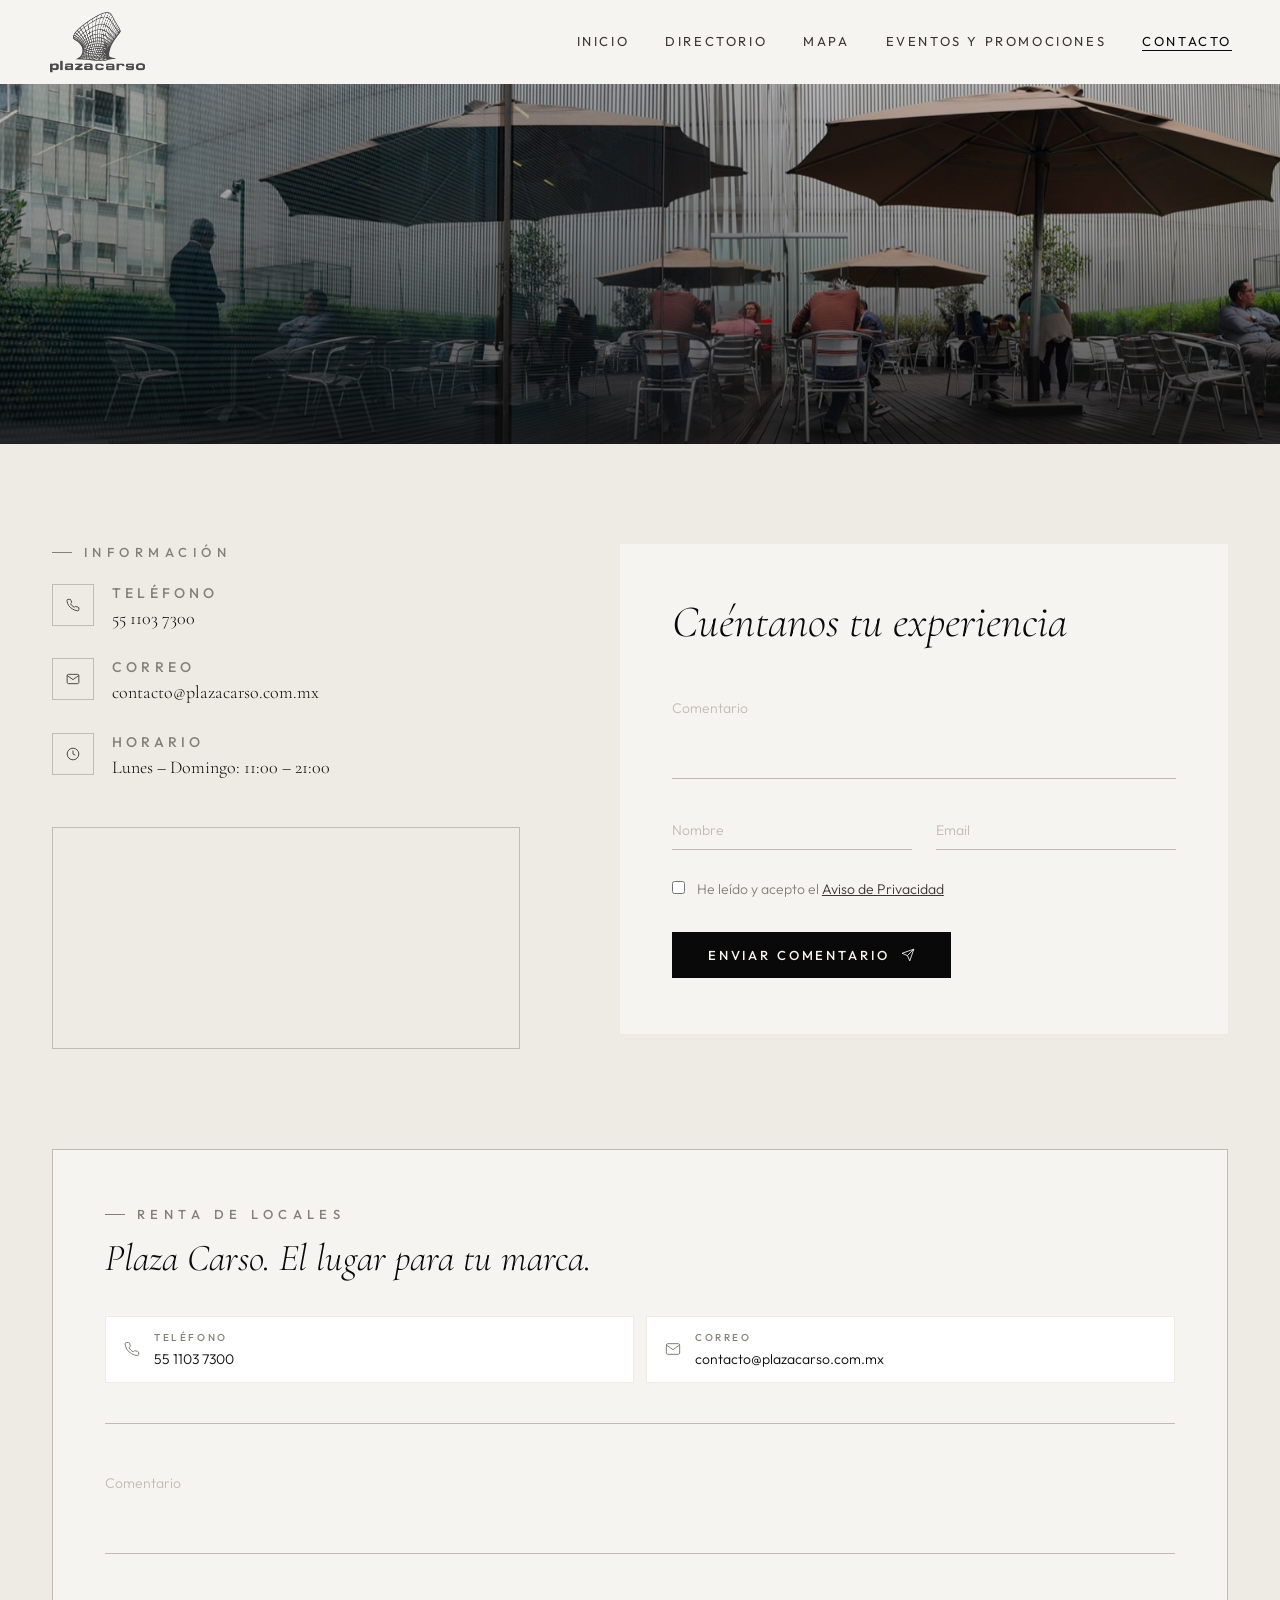
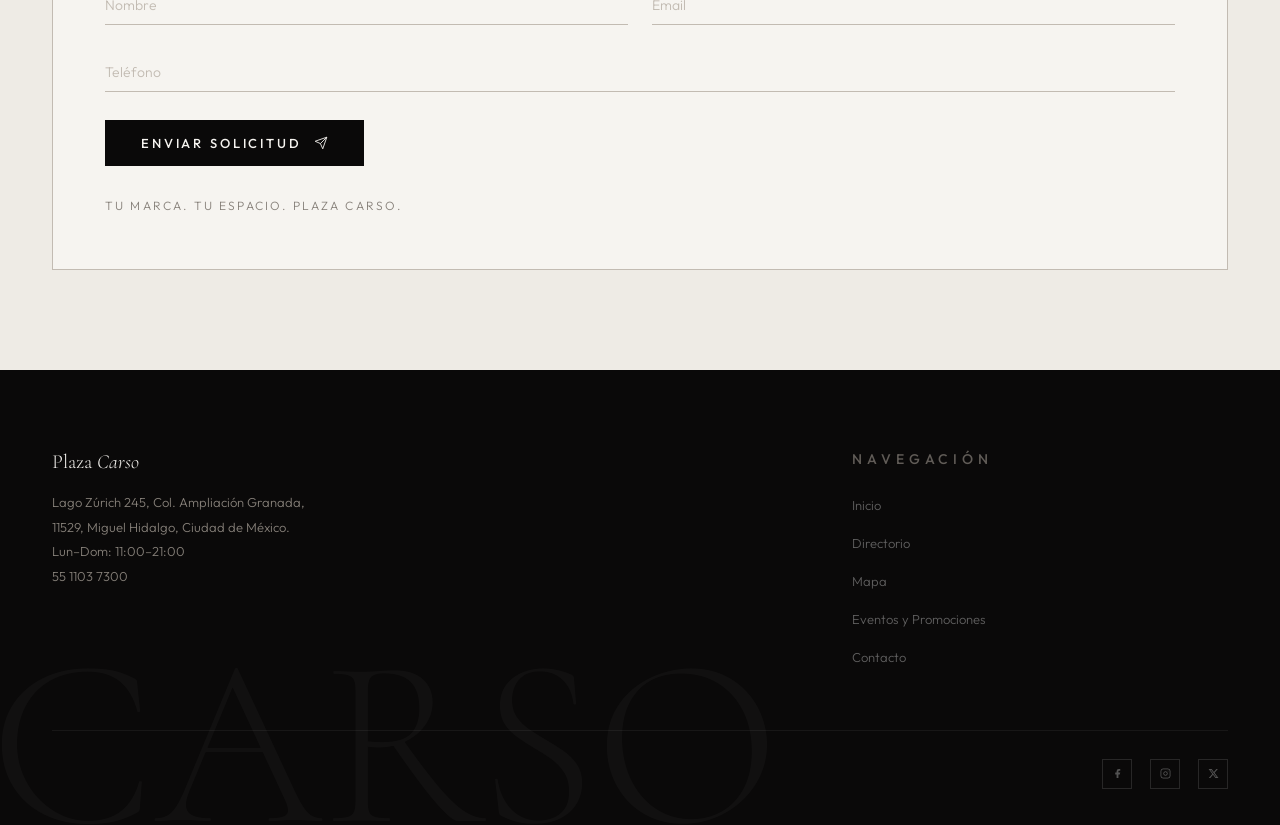
<file: contacto.html>
<!DOCTYPE html><html lang="es"><head>
    <meta charset="UTF-8">
    <meta http-equiv="X-UA-Compatible" content="IE=edge">
    <meta name="viewport" content="width=device-width,initial-scale=1.0">
    <meta http-equiv="Cache-Control" content="no-cache, no-store, must-revalidate">
    <meta http-equiv="Pragma" content="no-cache">
    <meta http-equiv="Expires" content="0">
    <title>Contacto | Plaza Carso</title>
    <meta name="description" content="Contáctanos en Plaza Carso, Polanco. Tel. 55 1103 7300 · contacto@plazacarso.com.mx">
    <link rel="canonical" href="https://josegaspard.github.io/plaza-carso/contacto.html">
    <link rel="icon" type="image/png" href="images/logos/logo-carso.png">
    <meta property="og:type" content="website">
    <meta property="og:title" content="Contacto | Plaza Carso">
    <meta property="og:description" content="Contáctanos en Plaza Carso, Polanco. Tel. 55 1103 7300 · contacto@plazacarso.com.mx">
    <meta property="og:image" content="https://josegaspard.github.io/plaza-carso/images/home/hero-contacto.jpg">
    <meta property="og:url" content="https://josegaspard.github.io/plaza-carso/contacto.html">
    <meta property="og:site_name" content="Plaza Carso">
    <meta property="og:locale" content="es_MX">
    <meta name="twitter:card" content="summary_large_image">
    <meta name="twitter:title" content="Contacto | Plaza Carso">
    <meta name="twitter:description" content="Contáctanos en Plaza Carso, Polanco. Tel. 55 1103 7300 · contacto@plazacarso.com.mx">
    <meta name="twitter:image" content="https://josegaspard.github.io/plaza-carso/images/home/hero-contacto.jpg">
    <meta property="og:image:width" content="1200">
    <meta property="og:image:height" content="630">
    <meta name="author" content="Plaza Carso">
    <meta name="robots" content="index, follow">
    <meta name="theme-color" content="#080706">
    <link rel="preconnect" href="https://fonts.googleapis.com">
    <link rel="preconnect" href="https://fonts.gstatic.com" crossorigin="">
    <link href="https://fonts.googleapis.com/css2?family=Cormorant+Garamond:ital,wght@0,300;0,400;1,300;1,400;1,600&amp;family=Outfit:wght@200;300;400;500;600&amp;display=swap" rel="stylesheet">
    <script src="https://code.jquery.com/jquery-3.2.1.min.js"></script>
    <script src="https://maxcdn.bootstrapcdn.com/bootstrap/3.3.7/js/bootstrap.min.js"></script>
    <link rel="stylesheet" href="css/carso.css?v=20260907a">
    <style>
        .contact-section {
            padding: 100px 52px;
            background: var(--smoke);
        }

        .contact-inner {
            max-width: 1200px;
            margin: 0 auto;
            display: grid;
            grid-template-columns: 1fr 1.3fr;
            gap: 100px;
            align-items: start;
        }

        /* Info */
        .contact-info {}

        .contact-info .section-label {
            margin-bottom: 24px;
        }

        .contact-h2 {
            font-family: var(--serif);
            font-style: italic;
            font-size: clamp(40px, 5vw, 64px);
            font-weight: 300;
            color: var(--ink);
            line-height: .95;
            margin-bottom: 28px;
        }

        .contact-desc {
            font-family: var(--sans);
            font-size: 14px;
            font-weight: 300;
            color: var(--grey);
            line-height: 1.85;
            margin-bottom: 52px;
        }

        .detail-list {
            display: flex;
            flex-direction: column;
            gap: 28px;
        }

        .detail-item {
            display: flex;
            align-items: flex-start;
            gap: 18px;
        }

        .detail-ico {
            width: 42px;
            height: 42px;
            border: 1px solid var(--silver);
            display: flex;
            align-items: center;
            justify-content: center;
            flex-shrink: 0;
        }

        .detail-ico svg {
            width: 14px;
            height: 14px;
            color: var(--mid);
        }

        .detail-label {
            font-family: var(--sans);
            font-size: 14px;
            font-weight: 500;
            letter-spacing: .3em;
            text-transform: uppercase;
            color: var(--grey);
            display: block;
            margin-bottom: 5px;
        }

        .detail-val {
            font-family: var(--serif);
            font-size: 18px;
            font-weight: 300;
            color: var(--ink);
            line-height: 1.3;
        }

        .detail-val a {
            color: var(--ink);
            transition: color .2s;
        }

        .detail-val a:hover {
            color: var(--grey);
        }

        .map-box {
            margin-top: 48px;
            border: 1px solid var(--silver);
            overflow: hidden;
        }

        .map-box iframe {
            display: block;
            width: 100%;
            height: 220px;
            border: none;
            filter: grayscale(25%);
        }

        /* Form */
        .form-card {
            background: var(--warm-white);
            padding: 56px 52px;
        }

        .form-card-head {
            margin-bottom: 44px;
        }

        .form-card-head h2 {
            font-family: var(--serif);
            font-style: italic;
            font-size: clamp(32px, 3.5vw, 46px);
            font-weight: 300;
            color: var(--ink);
            line-height: 1;
            margin-bottom: 10px;
        }

        .form-card-head p {
            font-family: var(--sans);
            font-size: 13px;
            font-weight: 300;
            color: var(--grey);
        }

        .form-row {
            display: grid;
            grid-template-columns: 1fr 1fr;
            gap: 24px;
        }

        .fg {
            margin-bottom: 28px;
        }

        .fg label {
            font-family: var(--sans);
            font-size: 14px;
            font-weight: 500;
            letter-spacing: .3em;
            text-transform: uppercase;
            color: var(--grey);
            display: block;
            margin-bottom: 10px;
        }

        .fg input,
        .fg select,
        .fg textarea {
            width: 100%;
            background: transparent;
            border: none;
            border-bottom: 1px solid var(--silver);
            font-family: var(--sans);
            font-size: 14px;
            font-weight: 300;
            color: var(--ink);
            padding: 10px 0;
            outline: none;
            transition: border-color .3s;
        }

        .fg input:focus,
        .fg select:focus,
        .fg textarea:focus {
            border-bottom-color: var(--ink);
        }

        .fg input::placeholder,
        .fg textarea::placeholder {
            color: var(--silver);
        }

        .fg select {
            appearance: none;
            cursor: pointer;
            color: var(--mid);
        }

        .fg select option {
            color: var(--ink);
        }

        .fg textarea {
            resize: none;
            min-height: 90px;
        }

        .privacy-row {
            display: flex;
            align-items: flex-start;
            gap: 12px;
            margin-bottom: 32px;
        }

        .privacy-row input {
            margin-top: 3px;
            accent-color: var(--ink);
            flex-shrink: 0;
            cursor: pointer;
        }

        .privacy-row label {
            font-family: var(--sans);
            font-size: 14px;
            font-weight: 300;
            color: var(--grey);
            line-height: 1.6;
        }

        .privacy-row a {
            color: var(--mid);
            text-decoration: underline;
        }

        .btn-submit {
            font-family: var(--sans);
            font-size: 13px;
            font-weight: 500;
            letter-spacing: .22em;
            text-transform: uppercase;
            background: var(--ink);
            color: var(--warm-white);
            border: none;
            padding: 15px 36px;
            cursor: pointer;
            display: flex;
            align-items: center;
            gap: 12px;
            transition: background .25s;
        }

        .btn-submit:hover {
            background: var(--mid);
        }

        .success-box {
            display: none;
            margin-top: 20px;
            background: var(--smoke);
            border-left: 2px solid var(--grey);
            padding: 16px 20px;
            font-family: var(--sans);
            font-size: 13px;
            color: var(--mid);
        }

        /* Avisos section */
        .avisos-section {
            padding: 80px 52px;
            background: var(--warm-white);
        }

        .avisos-inner {
            max-width: 1200px;
            margin: 0 auto;
        }

        .avisos-grid {
            display: grid;
            grid-template-columns: 1fr 1fr;
            gap: 3px;
            margin-top: 48px;
        }

        .aviso-card {
            background: var(--smoke);
            padding: 40px;
            border-left: 2px solid var(--silver);
        }

        .aviso-ico {
            width: 36px;
            height: 36px;
            border: 1px solid var(--silver);
            display: flex;
            align-items: center;
            justify-content: center;
            margin-bottom: 20px;
        }

        .aviso-ico svg {
            width: 13px;
            height: 13px;
            color: var(--mid);
        }

        .aviso-title {
            font-family: var(--serif);
            font-size: 22px;
            font-weight: 300;
            color: var(--ink);
            margin-bottom: 12px;
        }

        .aviso-desc {
            font-family: var(--sans);
            font-size: 13px;
            font-weight: 300;
            color: var(--grey);
            line-height: 1.85;
        }

        /* Espacios */
        .espacios-section {
            background: var(--ink);
            padding: 80px 52px;
        }

        .espacios-inner {
            max-width: 1200px;
            margin: 0 auto;
            display: flex;
            justify-content: space-between;
            align-items: center;
            gap: 40px;
            flex-wrap: wrap;
        }

        .espac-text h3 {
            font-family: var(--serif);
            font-style: italic;
            font-size: clamp(30px, 3.5vw, 46px);
            font-weight: 300;
            color: var(--warm-white);
        }

        .espac-text p {
            font-family: var(--sans);
            font-size: 13px;
            font-weight: 300;
            color: var(--grey);
            margin-top: 10px;
            line-height: 1.8;
            max-width: 400px;
        }

        .espac-contacts {
            display: flex;
            flex-direction: column;
            gap: 16px;
            flex-shrink: 0;
        }

        .espac-link {
            display: flex;
            align-items: center;
            gap: 10px;
            font-family: var(--sans);
            font-size: 14px;
            font-weight: 400;
            letter-spacing: .1em;
            color: var(--silver);
            transition: color .2s;
        }

        .espac-link:hover {
            color: var(--warm-white);
        }

        .espac-link-ico {
            width: 28px;
            height: 28px;
            border: 1px solid rgba(255, 255, 255, .12);
            display: flex;
            align-items: center;
            justify-content: center;
            flex-shrink: 0;
        }

        .espac-link-ico svg {
            width: 11px;
            height: 11px;
        }

        @media(max-width:1024px) {
            .contact-inner {
                grid-template-columns: 1fr;
                gap: 60px;
            }
        }

        @media(max-width:768px) {
            /* Fix cursor:none breaking mobile taps */
            *, *::before, *::after { cursor: auto !important; }
            a, button, input, select, textarea { cursor: pointer !important; -webkit-tap-highlight-color: rgba(0,0,0,0.05); }

            .contact-section,
            .avisos-section,
            .espacios-section {
                padding-left: 20px;
                padding-right: 20px;
            }

            .contact-section {
                padding-top: 60px;
                padding-bottom: 60px;
            }

            .contact-inner {
                gap: 40px;
            }

            .form-card {
                padding: 28px 20px;
            }

            .form-row {
                grid-template-columns: 1fr;
            }

            /* Prevent iOS zoom on input focus */
            .fg input,
            .fg select,
            .fg textarea {
                font-size: 16px;
            }

            .btn-submit {
                width: 100%;
                justify-content: center;
                min-height: 48px;
            }

            .privacy-row input {
                min-width: 20px;
                min-height: 20px;
            }

            .avisos-grid {
                grid-template-columns: 1fr;
            }

            .aviso-card {
                padding: 28px 20px;
            }

            .detail-val {
                font-size: 16px;
            }

            .map-box iframe {
                height: 200px;
            }

            /* Espacios mobile */
            .espacios-inner {
                flex-direction: column;
                align-items: flex-start;
            }

            /* Mobile nav */
            .nav-ham {
                min-width: 44px;
                min-height: 44px;
                display: flex;
                align-items: center;
                justify-content: center;
            }

            .mob-close {
                min-width: 44px;
                min-height: 44px;
            }

            #mob-nav a {
                padding: 8px 0;
                min-height: 48px;
                display: flex;
                align-items: center;
                justify-content: center;
            }

            .footer-bottom {
                flex-direction: column;
                gap: 16px;
                text-align: center;
            }
        }

    </style>
</head>

<body>
    <a href="#main-content" class="skip-link">Ir al contenido principal</a>
    <nav id="nav">
        <a href="index.html" class="nav-logo"><img src="images/logos/logo-carso-big.png" alt="Plaza Carso" style="height:64px; width:auto;"></a>
        <div class="nav-links">
            <a href="index.html">Inicio</a>
            <a href="directorio.html">Directorio</a>
            <a href="mapa.html">Mapa</a>
            <a href="eventosypromociones.html">Eventos y Promociones</a>
            <a href="contacto.html" class="nav-cta-link act">Contacto</a>
        </div>
        <button class="nav-ham" onclick="toggleMob()" aria-label="Menú" aria-expanded="false"><span></span><span></span><span></span></button>
    </nav>
    <div id="mob-nav" role="dialog" aria-modal="true" aria-label="Navegación">
        <div onclick="toggleMob()" style="position:absolute;top:16px;right:16px;width:44px;height:44px;background:rgba(255,255,255,0.15);border-radius:50%;display:flex;align-items:center;justify-content:center;cursor:pointer;z-index:9999;-webkit-tap-highlight-color:transparent;">
            <svg width="20" height="20" viewBox="0 0 20 20" fill="none" stroke="#ffffff" stroke-width="2.5" stroke-linecap="round"><line x1="4" y1="4" x2="16" y2="16"></line><line x1="16" y1="4" x2="4" y2="16"></line></svg>
        </div>
        <a href="index.html">Inicio</a>
        <a href="directorio.html" style="font-weight:600">Directorio</a>
        <a href="mapa.html">Mapa</a>
        <a href="eventosypromociones.html">Eventos y Promociones</a>
        <a href="contacto.html">Contacto</a>
        <div onclick="toggleMob()" style="margin-top:32px;padding:12px 32px;border:1px solid rgba(255,255,255,0.3);border-radius:4px;color:rgba(255,255,255,0.6);font-family:var(--sans);font-size:14px;letter-spacing:.15em;text-transform:uppercase;cursor:pointer;-webkit-tap-highlight-color:transparent;">Cerrar</div>
    </div>

    <main id="main-content">
    <section class="page-hero" style="min-height:360px;">
        <div class="page-hero-img" style="background-image:url('images/home/contacto-hero.jpg');background-position:center 30%;"></div>
        <div class="page-hero-content">
        </div>
    </section>

    <section class="contact-section">
        <div class="contact-inner">
            <div class="contact-info">
                <p class="section-label">Información</p>
                <div class="detail-list">
                    <div class="detail-item">
                        <div class="detail-ico"><svg viewBox="0 0 24 24" fill="none" stroke="currentColor" stroke-width="1.5">
                                <path d="M22 16.92v3a2 2 0 0 1-2.18 2 19.79 19.79 0 0 1-8.63-3.07A19.5 19.5 0 0 1 4.69 13.1a19.79 19.79 0 0 1-3.07-8.67A2 2 0 0 1 3.6 2.34h3a2 2 0 0 1 2 1.72c.127.96.361 1.903.7 2.81a2 2 0 0 1-.45 2.11L7.91 9.91a16 16 0 0 0 6.06 6.06l.97-.88a2 2 0 0 1 2.11-.45c.907.339 1.85.573 2.81.7a2 2 0 0 1 1.72 2.03z"></path>
                            </svg></div>
                        <div><span class="detail-label">Teléfono</span>
                            <div class="detail-val"><a href="tel:5511037300">55 1103 7300</a></div>
                        </div>
                    </div>
                    <div class="detail-item">
                        <div class="detail-ico"><svg viewBox="0 0 24 24" fill="none" stroke="currentColor" stroke-width="1.5">
                                <path d="M4 4h16c1.1 0 2 .9 2 2v12c0 1.1-.9 2-2 2H4c-1.1 0-2-.9-2-2V6c0-1.1.9-2 2-2z"></path>
                                <polyline points="22,6 12,13 2,6"></polyline>
                            </svg></div>
                        <div><span class="detail-label">Correo</span>
                            <div class="detail-val"><a href="mailto:contacto@plazacarso.com.mx">contacto@plazacarso.com.mx</a></div>
                        </div>
                    </div>
                    <div class="detail-item">
                        <div class="detail-ico"><svg viewBox="0 0 24 24" fill="none" stroke="currentColor" stroke-width="1.5">
                                <circle cx="12" cy="12" r="10"></circle>
                                <polyline points="12 6 12 12 16 14"></polyline>
                            </svg></div>
                        <div><span class="detail-label">Horario</span>
                            <div class="detail-val">Lunes – Domingo: 11:00 – 21:00</div>
                        </div>
                    </div>
                </div>
                <div class="map-box">
                    <iframe src="https://maps.google.com/maps?q=Plaza%20Carso%2C%20Lago%20Z%C3%BArich%20245%2C%20Ampliaci%C3%B3n%20Granada%2C%2011529%2C%20Miguel%20Hidalgo%2C%20CDMX&amp;z=16&amp;output=embed" loading="lazy" allowfullscreen="" title="Ubicación de Plaza Carso en Google Maps"></iframe>
                </div>
            </div>

            <div class="form-card">
                <div class="form-card-head">
                    <h2>Cuéntanos tu experiencia</h2>
                </div>
                <!-- INTEGRATION: action="enviarCorreo.php" method="post" -->
                <form id="cForm" action="enviarCorreo.php" method="post">
                    <!-- Campos ocultos requeridos por enviarCorreo.php -->
                    <input type="hidden" name="EmailPlaza" value="contacto@plazacarso.com.mx">
                    <input type="hidden" name="NombrePlaza" value="Plaza Carso">
                    <!-- Comentario, Nombre y Email — los 3 campos que pidió el cliente (26-ago-2026), idénticos a Plaza Universidad -->
                    <div class="fg"><textarea id="Mensaje" name="Mensaje" placeholder="Comentario" aria-label="Comentario" required=""></textarea></div>
                    <div class="form-row">
                        <div class="fg"><input type="text" id="NombreContacto" name="NombreContacto" placeholder="Nombre" aria-label="Nombre" required=""></div>
                        <div class="fg"><input type="email" id="EmailContacto" name="EmailContacto" placeholder="Email" aria-label="Email" required=""></div>
                    </div>
                    <!-- enviarCorreo.php sigue recibiendo los 7 campos de siempre: tipoMensaje=1 enruta al correo de la plaza -->
                    <input type="hidden" id="tipoMensaje" name="tipoMensaje" value="1">
                    <input type="hidden" id="TelefonoContacto" name="TelefonoContacto" value="">
                    <div class="privacy-row">
                        <input type="checkbox" id="chkAviso" name="AvisoPrivacidad" value="true" required="">
                        <label for="chkAviso">He leído y acepto el <a href="AvisodePrivacidad.php" target="_blank">Aviso de Privacidad</a></label>
                    </div>
                    <button type="submit" class="btn-submit" id="btnSub">
                        Enviar comentario
                        <svg width="14" height="14" viewBox="0 0 24 24" fill="none" stroke="currentColor" stroke-width="1.5">
                            <line x1="22" y1="2" x2="11" y2="13"></line>
                            <polygon points="22 2 15 22 11 13 2 9 22 2"></polygon>
                        </svg>
                    </button>
                    <div class="success-box" id="sBox">Mensaje enviado. Te contactaremos pronto.</div>
                </form>
            </div>
        </div>
    </section>

    <section class="renta-section">
        <div class="renta-inner">
            <p class="section-label">Renta de locales</p>
            <h2 class="renta-h2">Plaza Carso. El lugar para tu marca.</h2>

            <!-- Teléfono y correo de contacto: se respetan tal cual pidió el cliente -->
            <div class="renta-contacts">
                <a href="tel:5511037300" class="renta-chip">
                    <svg width="16" height="16" viewBox="0 0 24 24" fill="none" stroke="currentColor" stroke-width="1.5"><path d="M22 16.92v3a2 2 0 0 1-2.18 2 19.79 19.79 0 0 1-8.63-3.07A19.5 19.5 0 0 1 4.69 13.1a19.79 19.79 0 0 1-3.07-8.67A2 2 0 0 1 3.6 2.34h3a2 2 0 0 1 2 1.72c.127.96.361 1.903.7 2.81a2 2 0 0 1-.45 2.11L7.6 10.24a16 16 0 0 0 6.16 6.16l1.26-1.25a2 2 0 0 1 2.11-.45c.907.339 1.85.573 2.81.7a2 2 0 0 1 1.72 2.03z"/></svg>
                    <span><span class="rc-lab">Teléfono</span><span class="rc-val">55 1103 7300</span></span>
                </a>
                <a href="mailto:contacto@plazacarso.com.mx" class="renta-chip">
                    <svg width="16" height="16" viewBox="0 0 24 24" fill="none" stroke="currentColor" stroke-width="1.5"><path d="M4 4h16c1.1 0 2 .9 2 2v12c0 1.1-.9 2-2 2H4c-1.1 0-2-.9-2-2V6c0-1.1.9-2 2-2z"/><polyline points="22,6 12,13 2,6"/></svg>
                    <span><span class="rc-lab">Correo</span><span class="rc-val">contacto@plazacarso.com.mx</span></span>
                </a>
            </div>

            <!-- Solicitud de renta: mismos campos que el formulario de arriba; tipoMensaje=2 la enruta a informacion.comercial@incarso.com -->
            <form id="rForm" class="renta-form" action="enviarCorreo.php" method="post">
                <input type="hidden" name="EmailPlaza" value="contacto@plazacarso.com.mx">
                <input type="hidden" name="NombrePlaza" value="Plaza Carso">
                <input type="hidden" name="tipoMensaje" value="2">
                <div class="fg"><textarea name="Mensaje" placeholder="Comentario" aria-label="Comentario" required=""></textarea></div>
                <div class="form-row">
                    <div class="fg"><input type="text" name="NombreContacto" placeholder="Nombre" aria-label="Nombre" required=""></div>
                    <div class="fg"><input type="email" name="EmailContacto" placeholder="Email" aria-label="Email" required=""></div>
                </div>
                <div class="fg"><input type="tel" name="TelefonoContacto" placeholder="Teléfono" aria-label="Teléfono" maxlength="10"></div>
                <button type="submit" class="btn-submit">
                    Enviar solicitud
                    <svg width="14" height="14" viewBox="0 0 24 24" fill="none" stroke="currentColor" stroke-width="1.5">
                        <line x1="22" y1="2" x2="11" y2="13"></line>
                        <polygon points="22 2 15 22 11 13 2 9 22 2"></polygon>
                    </svg>
                </button>
            </form>

            <p class="renta-cierre">Tu marca. Tu espacio. Plaza Carso.</p>
        </div>
    </section>

    </main>

        <footer>
        <div class="footer-bg-text" aria-hidden="true">CARSO</div>
        <div class="footer-top">
            <div>
                <div class="footer-brand-name">Plaza <span>Carso</span></div>
                <p class="footer-brand-desc">Lago Zúrich 245, Col. Ampliación Granada, 11529, Miguel Hidalgo, Ciudad de México.<br>Lun–Dom: 11:00–21:00<br><a href="tel:5511037300">55 1103 7300</a></p>
            </div>
            <div class="footer-col">
                <h4>Navegación</h4>
                <ul>
                    <li><a href="index.html">Inicio</a></li>
                    <li><a href="directorio.html">Directorio</a></li>
                    <li><a href="mapa.html">Mapa</a></li>
                    <li><a href="eventosypromociones.html">Eventos y Promociones</a></li>
                    <li><a href="contacto.html">Contacto</a></li>
                </ul>
            </div>
        </div>
        <div class="footer-bottom">
            <div class="footer-socials">
                <a href="https://www.facebook.com/plazacarsomx/" target="_blank" rel="noopener" aria-label="Facebook">
                    <svg width="11" height="11" viewBox="0 0 24 24" fill="currentColor"><path d="M18 2h-3a5 5 0 0 0-5 5v3H7v4h3v8h4v-8h3l1-4h-4V7a1 1 0 0 1 1-1h3z"></path></svg>
                </a>
                <a href="https://www.instagram.com/plazacarsomx/" target="_blank" rel="noopener" aria-label="Instagram">
                    <svg width="11" height="11" viewBox="0 0 24 24" fill="none" stroke="currentColor" stroke-width="1.8"><rect x="2" y="2" width="20" height="20" rx="5"></rect><circle cx="12" cy="12" r="4"></circle><circle cx="17.5" cy="6.5" r="1" fill="currentColor" stroke="none"></circle></svg>
                </a>
                <a href="https://x.com/PlazaCarsoMx" target="_blank" rel="noopener" aria-label="X (Twitter)">
                    <svg width="11" height="11" viewBox="0 0 24 24" fill="currentColor"><path d="M18.244 2.25h3.308l-7.227 8.26 8.502 11.24H16.17l-5.214-6.817L4.99 21.75H1.68l7.73-8.835L1.254 2.25H8.08l4.713 6.231zm-1.161 17.52h1.833L7.084 4.126H5.117z"></path></svg>
                </a>
            </div>
        </div>
    </footer>

    <script src="https://cdn.jsdelivr.net/npm/gsap@3.12.5/dist/gsap.min.js"></script>
    <script src="Scripts/main.js"></script>
    <script>
        window.addEventListener('scroll', () => document.getElementById('nav').classList.toggle('s', window.scrollY > 50), {passive:true});
        function toggleMob() { var m=document.getElementById('mob-nav'); m.classList.toggle('open'); document.body.style.overflow=m.classList.contains('open')?'hidden':''; var b=document.querySelector('.nav-ham'); if(b) b.setAttribute('aria-expanded',m.classList.contains('open')); }
        document.getElementById('cForm').addEventListener('submit', function (e) {
            if (!window.location.hostname.includes('localhost') && !window.location.hostname.includes('127.')) {
                e.preventDefault();
                const btn = document.getElementById('btnSub');
                btn.innerHTML = 'Enviando... <svg width="14" height="14" viewBox="0 0 24 24" fill="none" stroke="currentColor" stroke-width="1.5"><path d="M12 2v4M12 18v4M4.93 4.93l2.83 2.83M16.24 16.24l2.83 2.83M2 12h4M18 12h4M4.93 19.07l2.83-2.83M16.24 7.76l2.83-2.83"/></svg>';
                setTimeout(() => { btn.innerHTML = 'Enviar comentario <svg width="14" height="14" viewBox="0 0 24 24" fill="none" stroke="currentColor" stroke-width="1.5"><line x1="22" y1="2" x2="11" y2="13"/><polygon points="22 2 15 22 11 13 2 9 22 2"/></svg>'; document.getElementById('sBox').style.display = 'block'; document.getElementById('cForm').reset(); }, 1400);
            }
        });
    </script>


    <script type="application/ld+json">
    {
        "@context": "https://schema.org",
        "@type": "ContactPage",
        "name": "Contacto - Plaza Carso",
        "description": "Contactanos en Plaza Carso, Polanco. Tel. 55 1103 7300",
        "url": "https://josegaspard.github.io/plaza-carso/contacto.html",
        "mainEntity": {
            "@type": "ShoppingCenter",
            "name": "Plaza Carso",
            "telephone": "+525511037300",
            "email": "contacto@plazacarso.com.mx",
            "address": {
                "@type": "PostalAddress",
                "streetAddress": "Lago Zurich 245",
                "addressLocality": "Miguel Hidalgo, Ciudad de México",
                "addressRegion": "CDMX",
                "postalCode": "11529",
                "addressCountry": "MX"
            }
        }
    }
    </script>
    <script type="application/ld+json">
    {
        "@context": "https://schema.org",
        "@type": "BreadcrumbList",
        "itemListElement": [
            {"@type": "ListItem", "position": 1, "name": "Plaza Carso", "item": "https://josegaspard.github.io/plaza-carso/"},
            {"@type": "ListItem", "position": 2, "name": "Contacto", "item": "https://josegaspard.github.io/plaza-carso/contacto.html"}
        ]
    }
    </script>


</body></html>
</file>
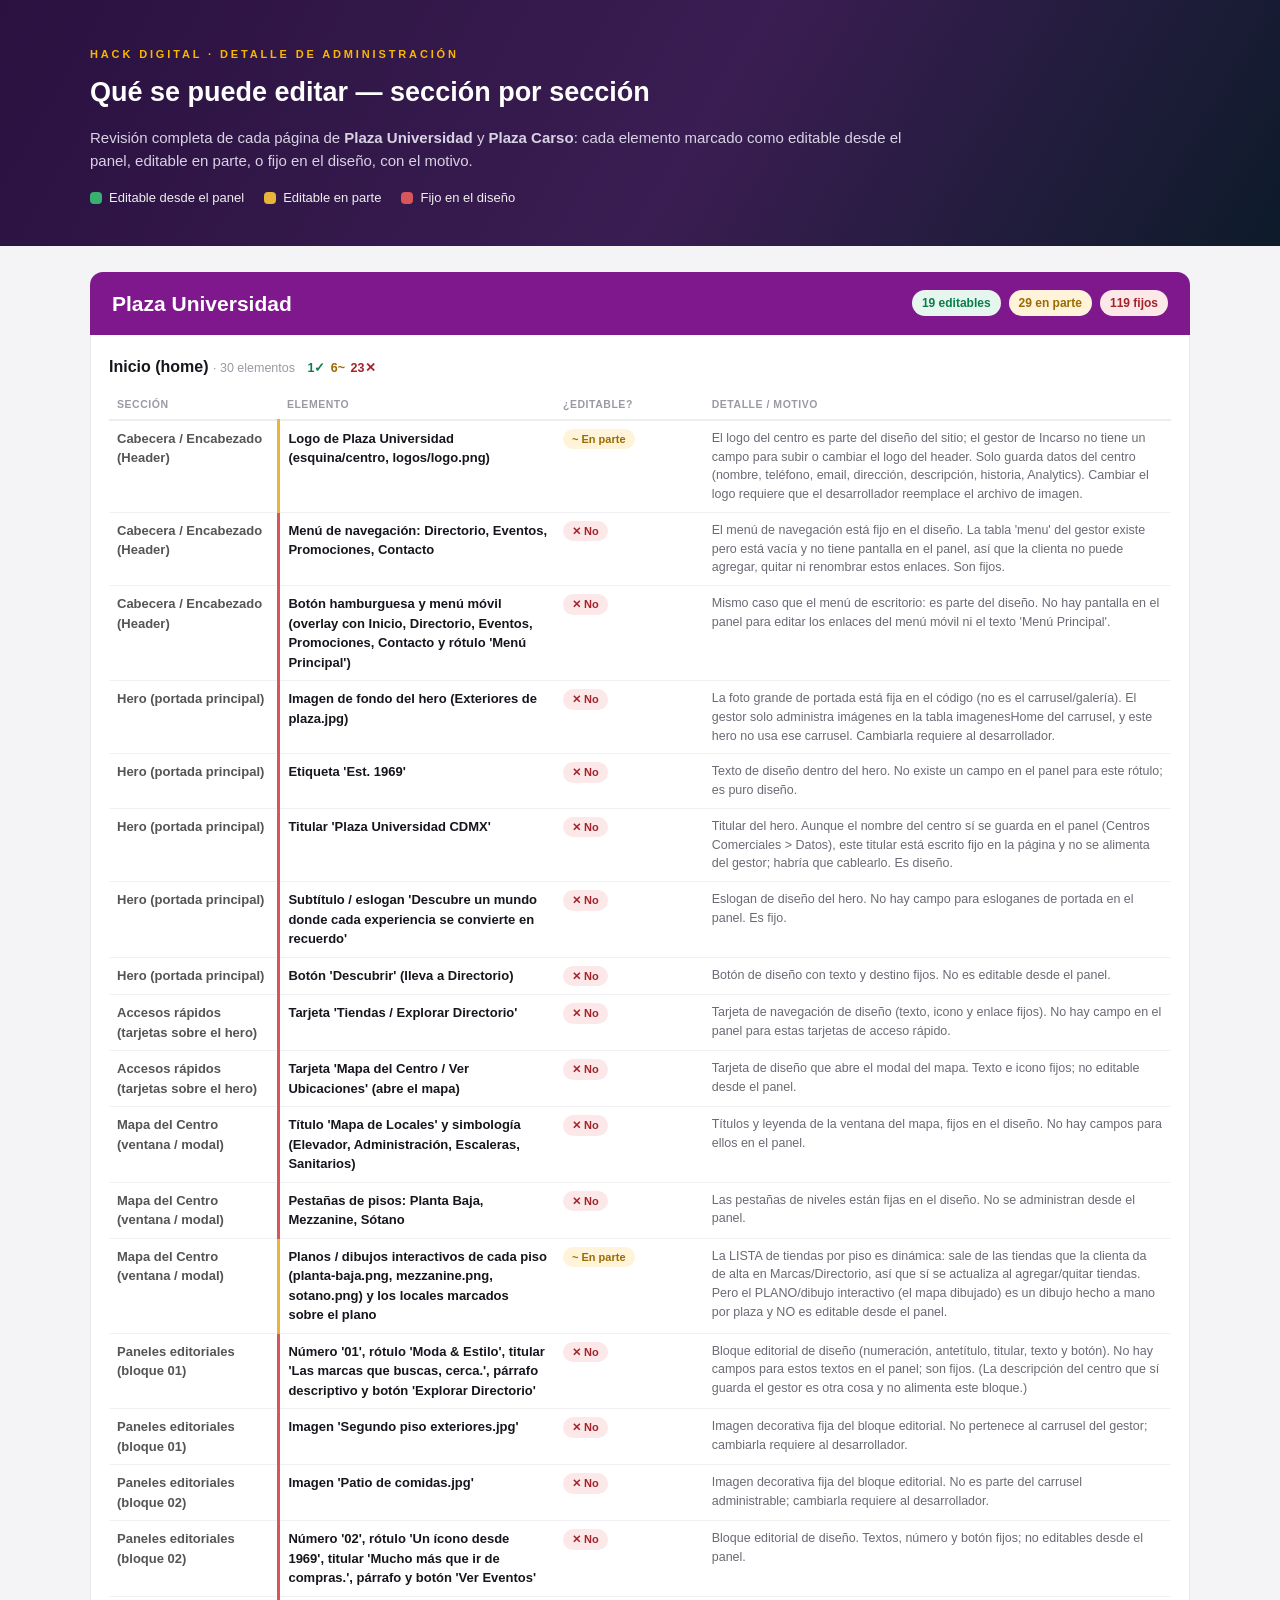
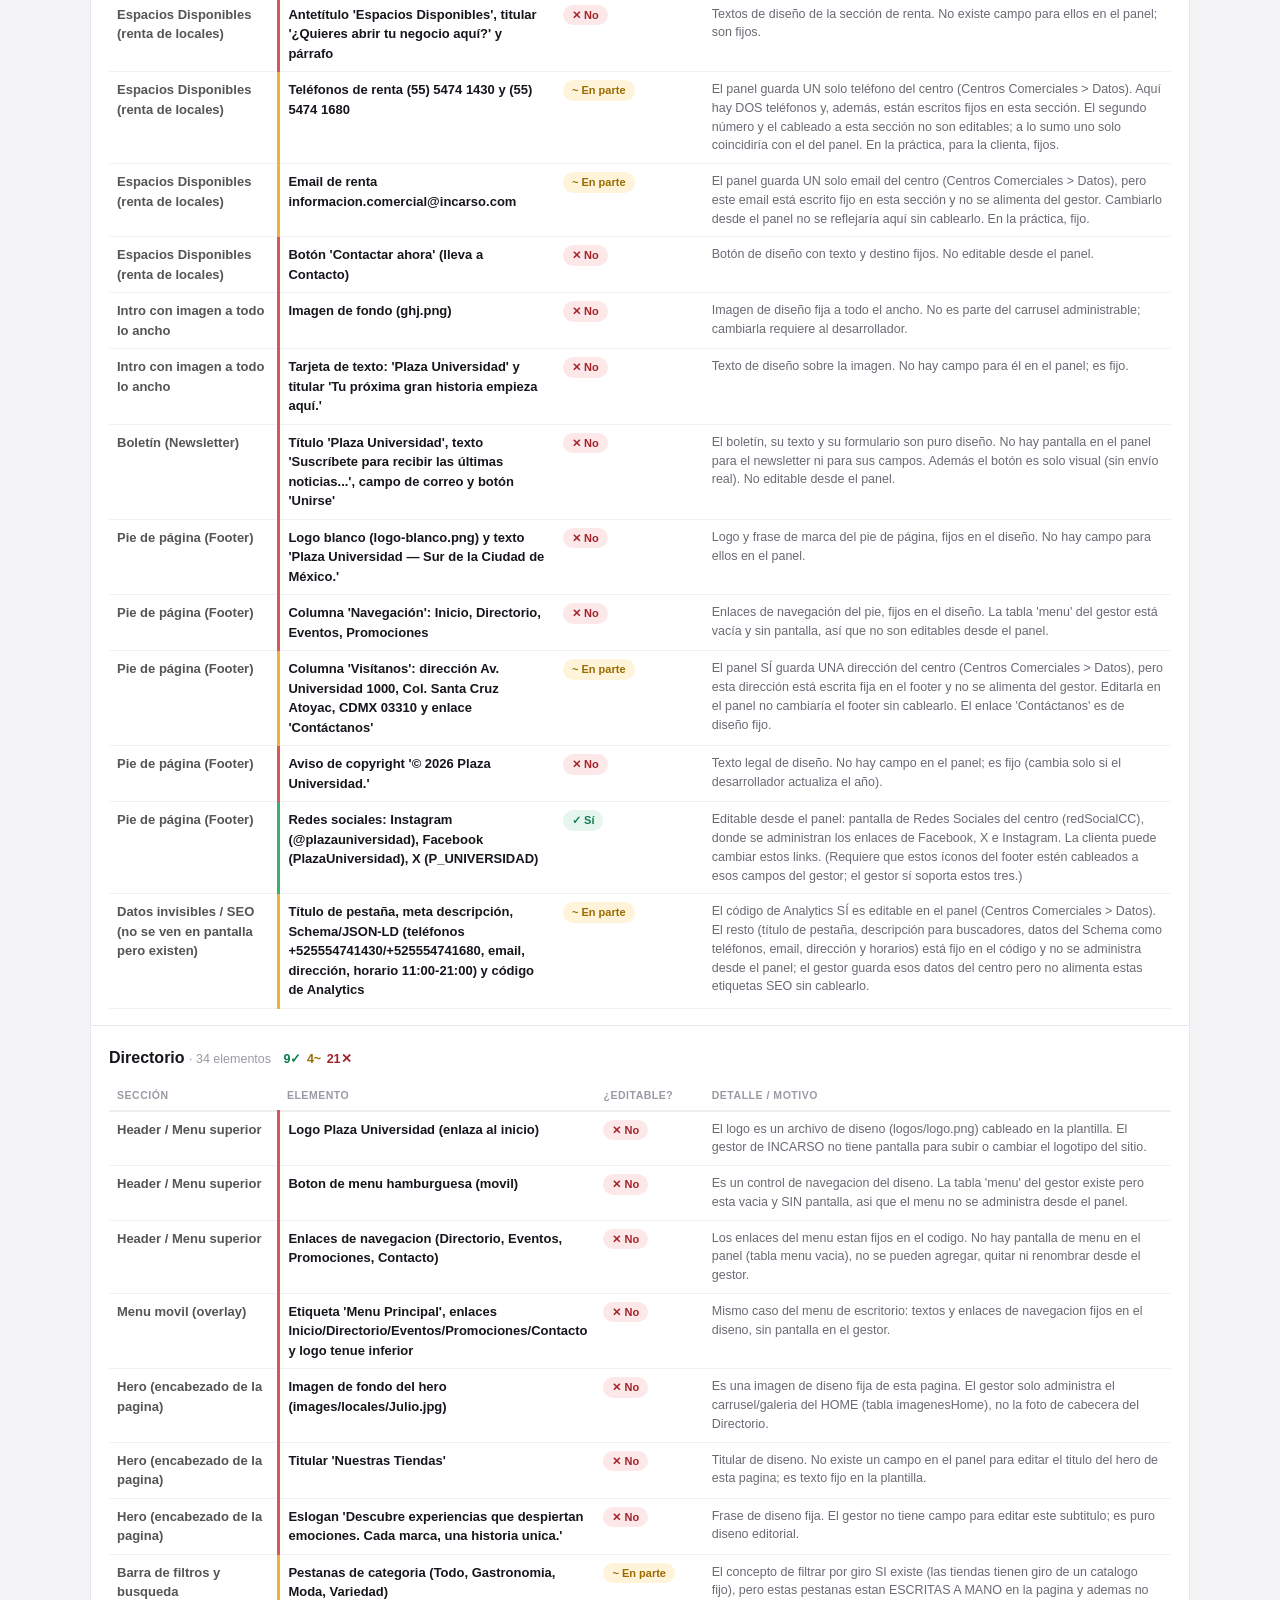
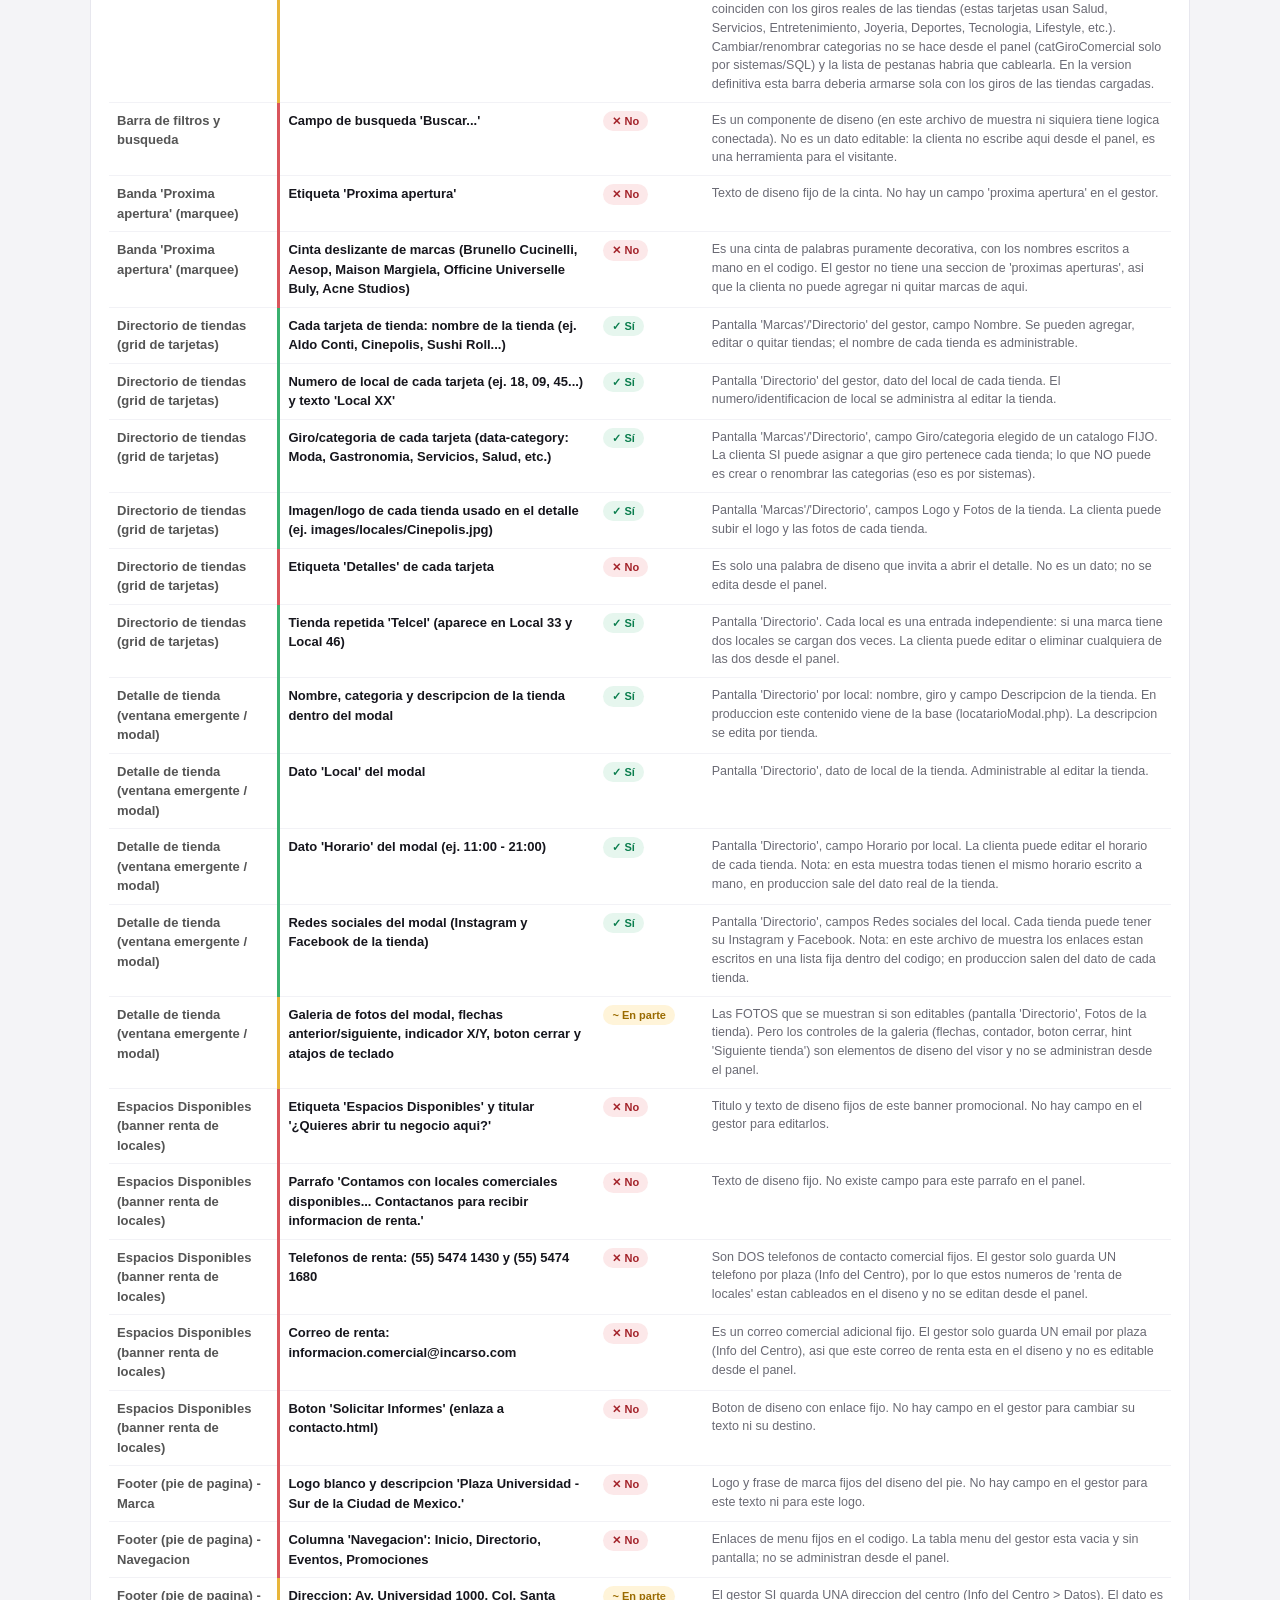
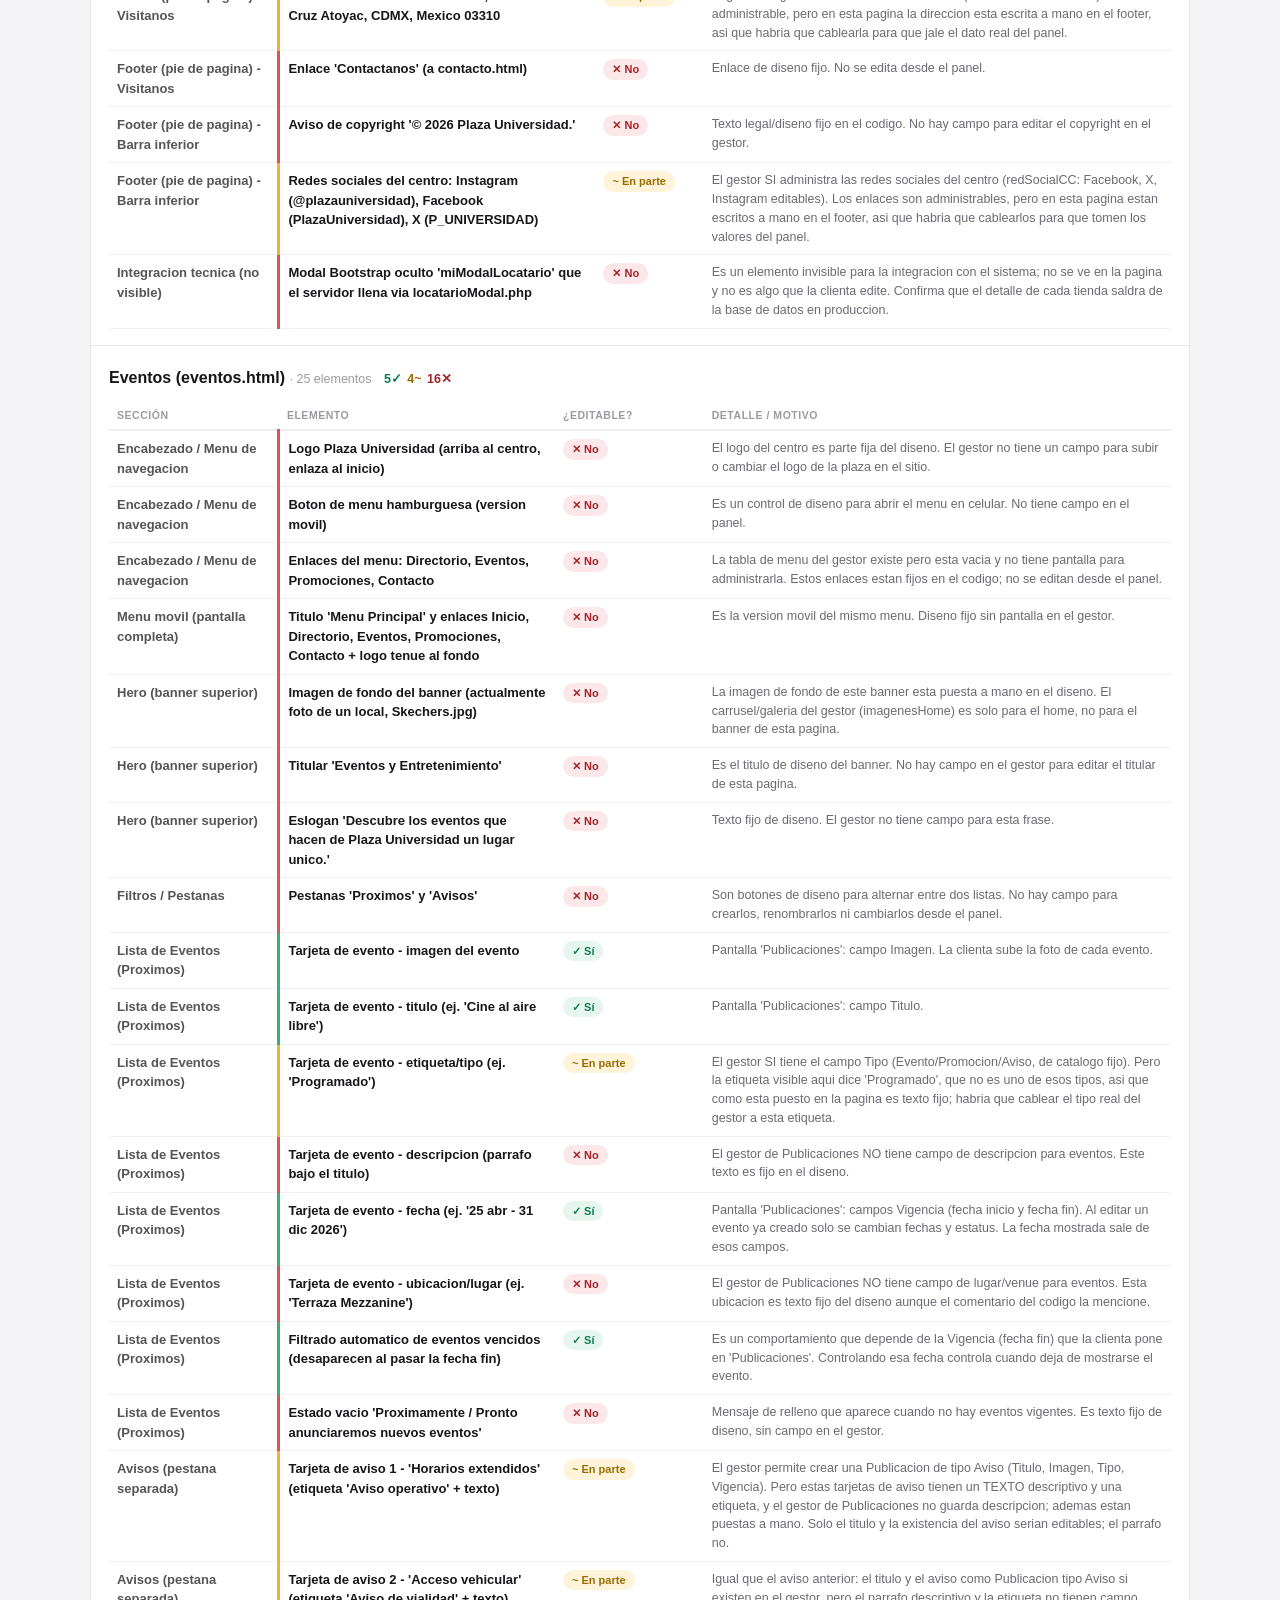
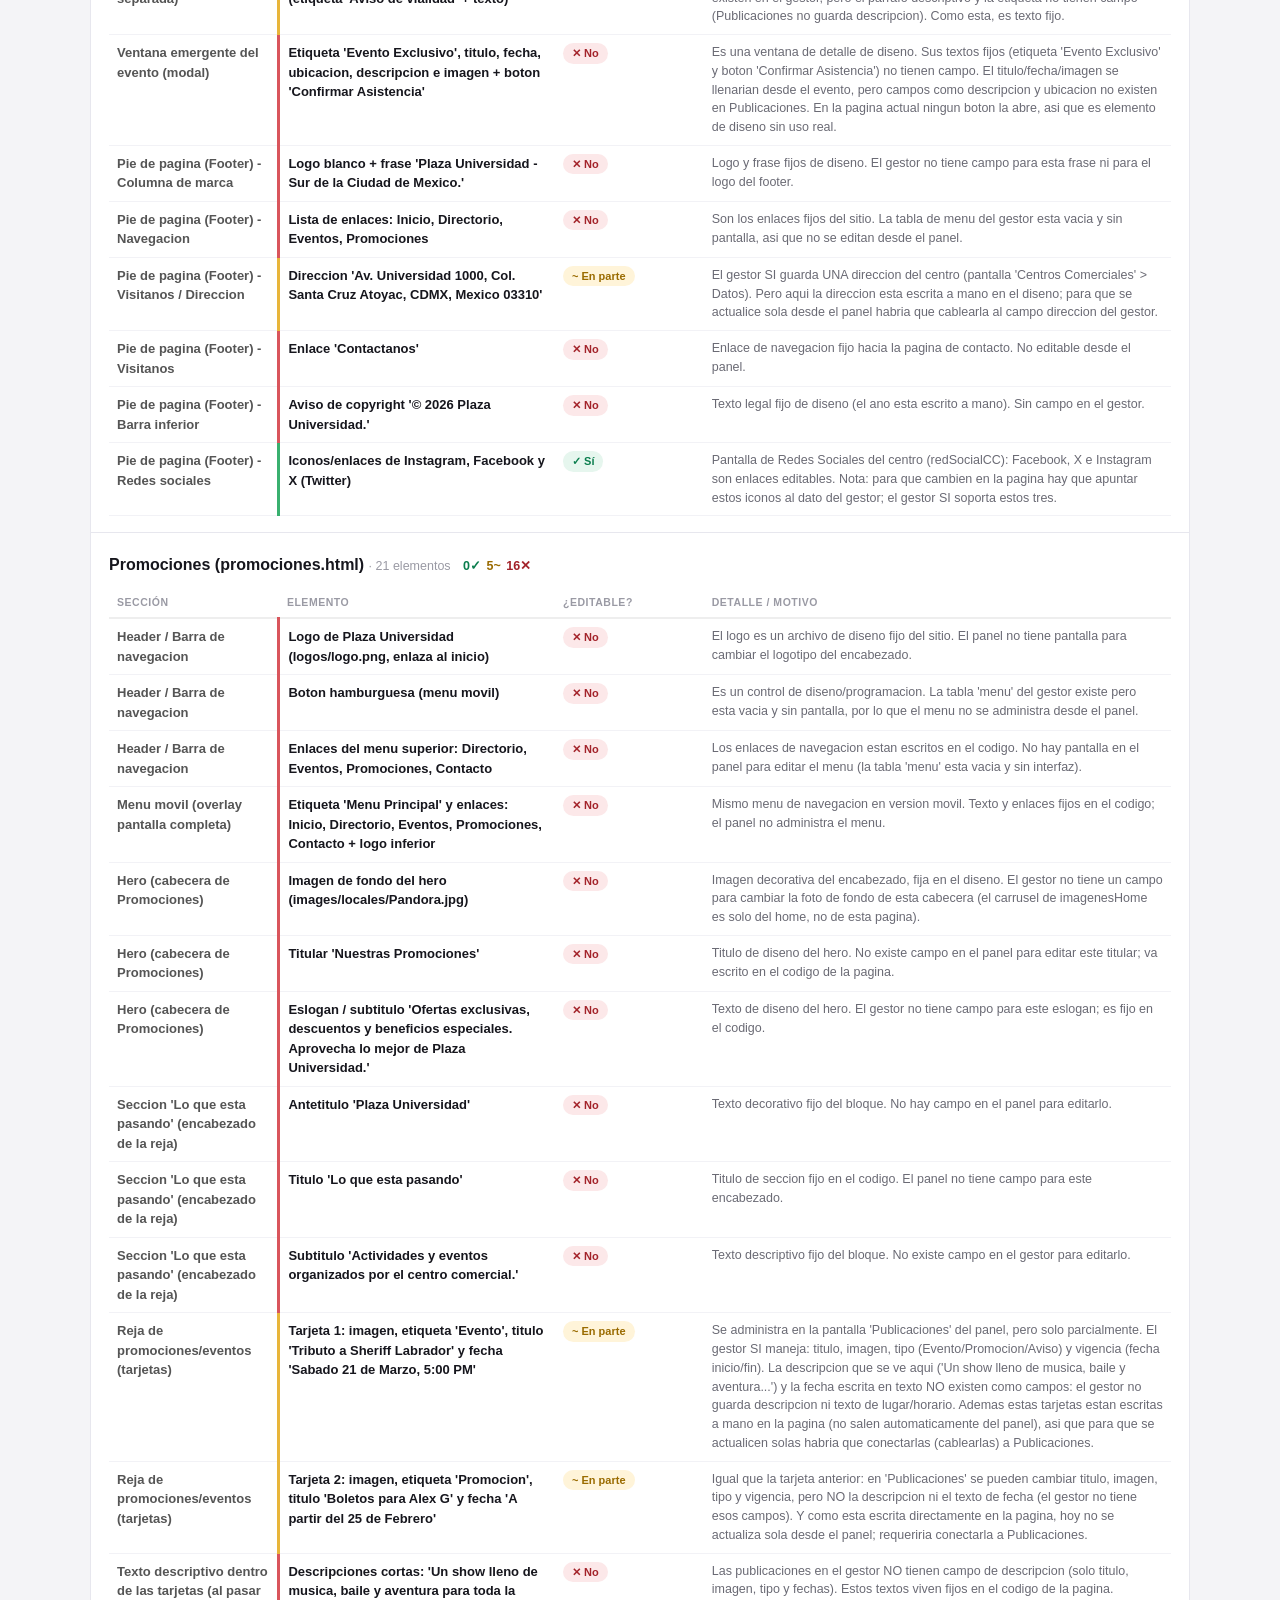
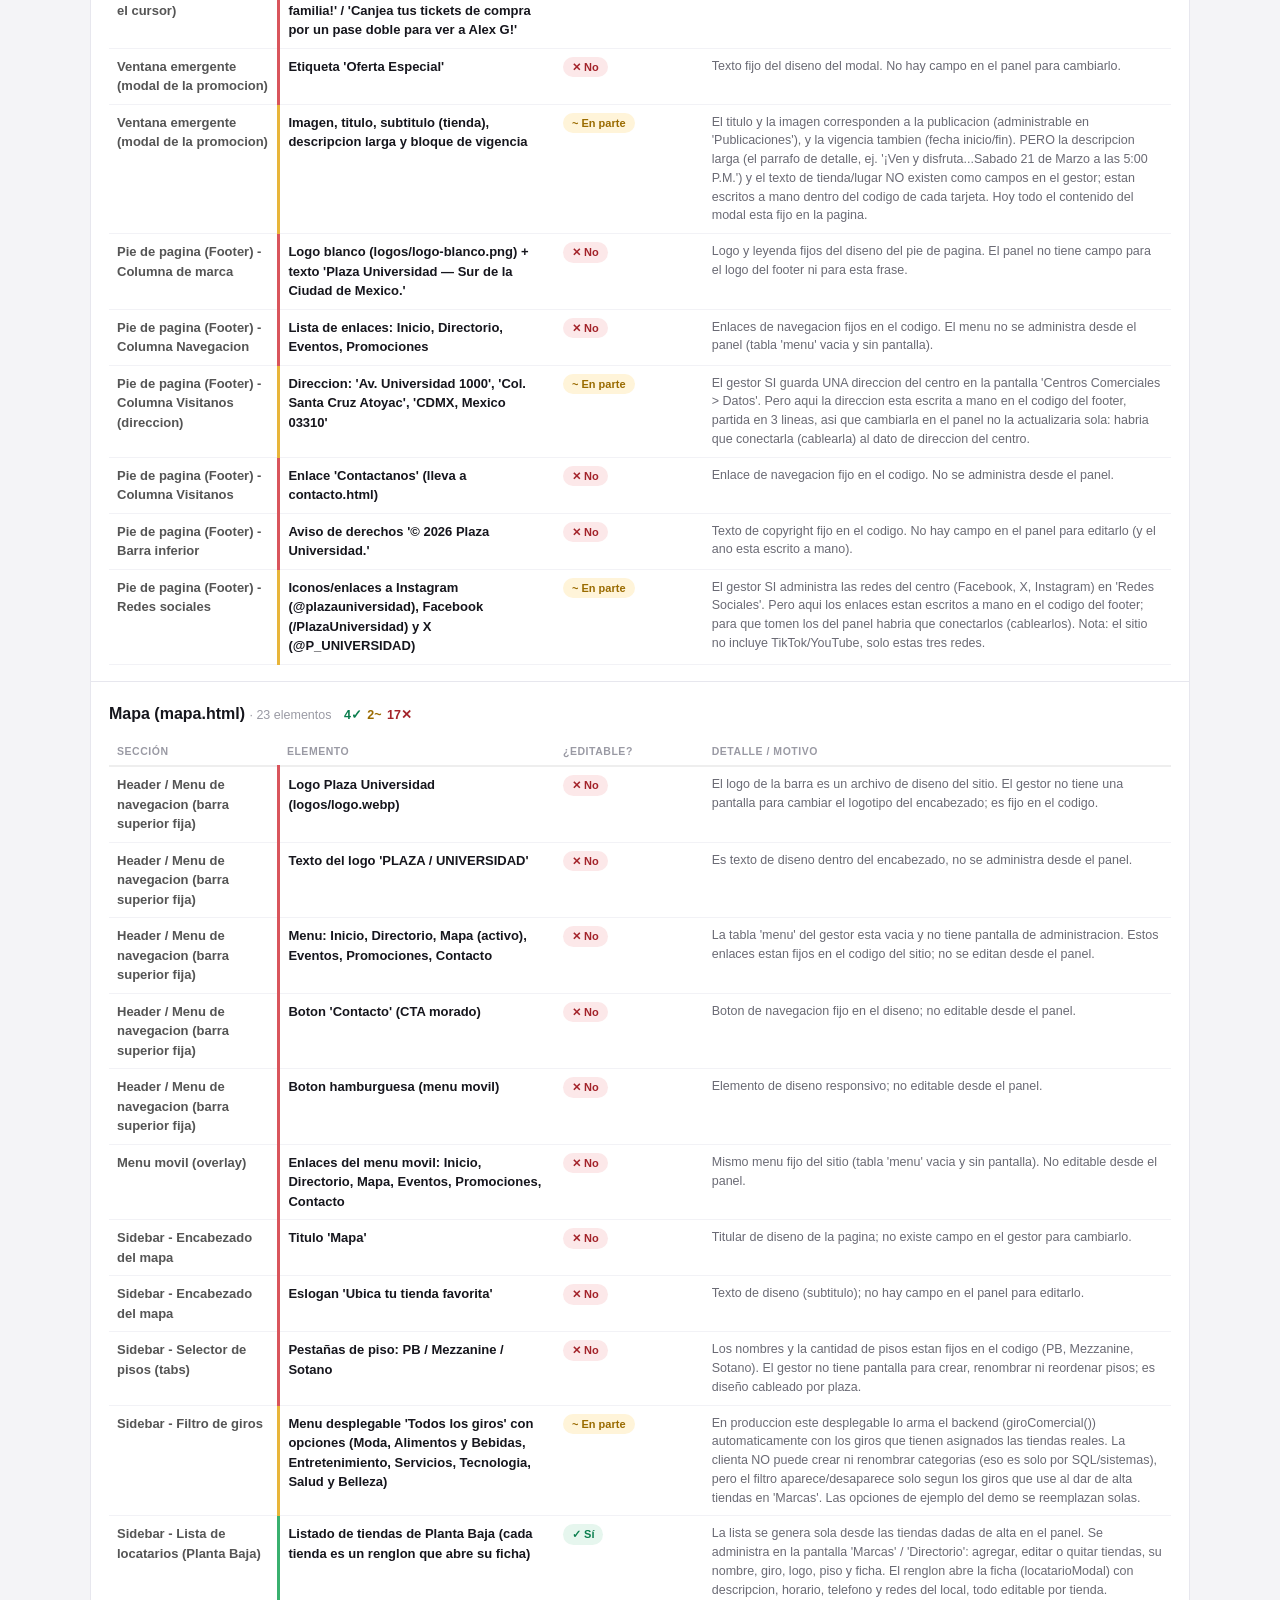
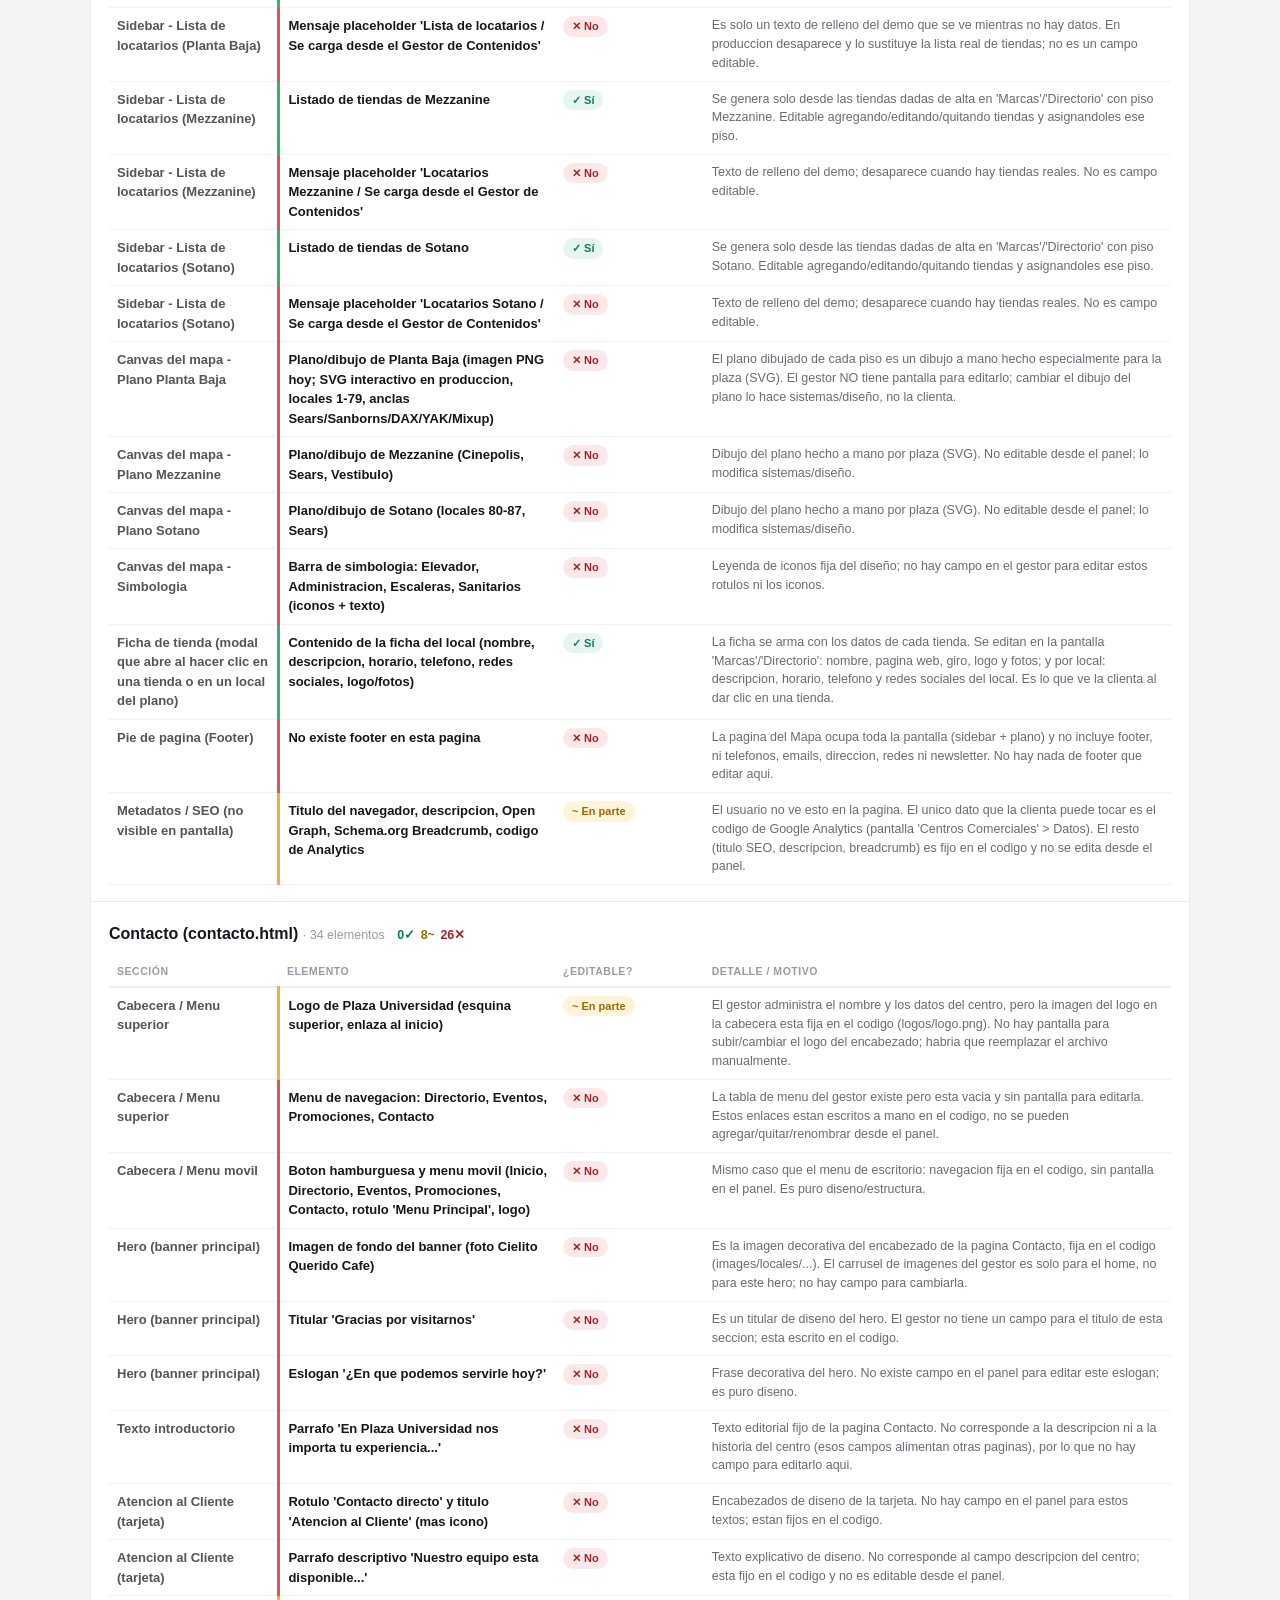
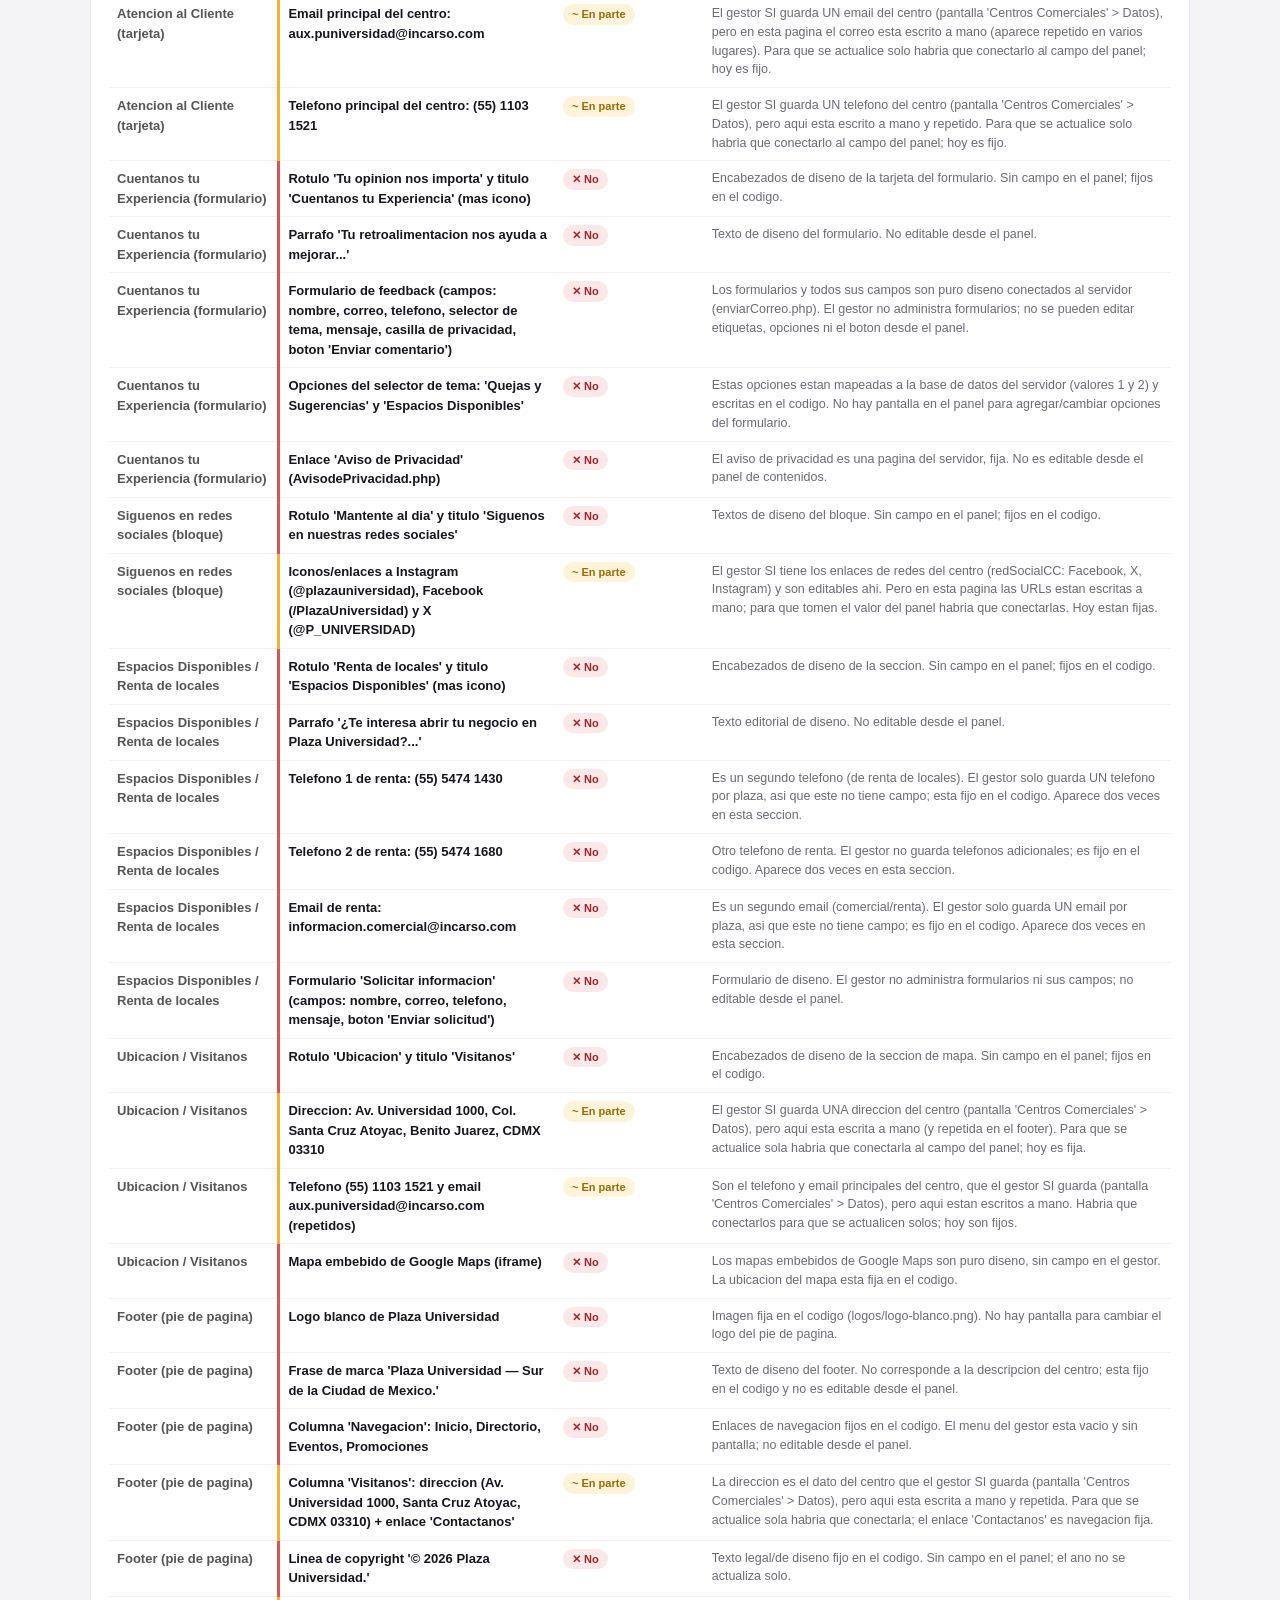
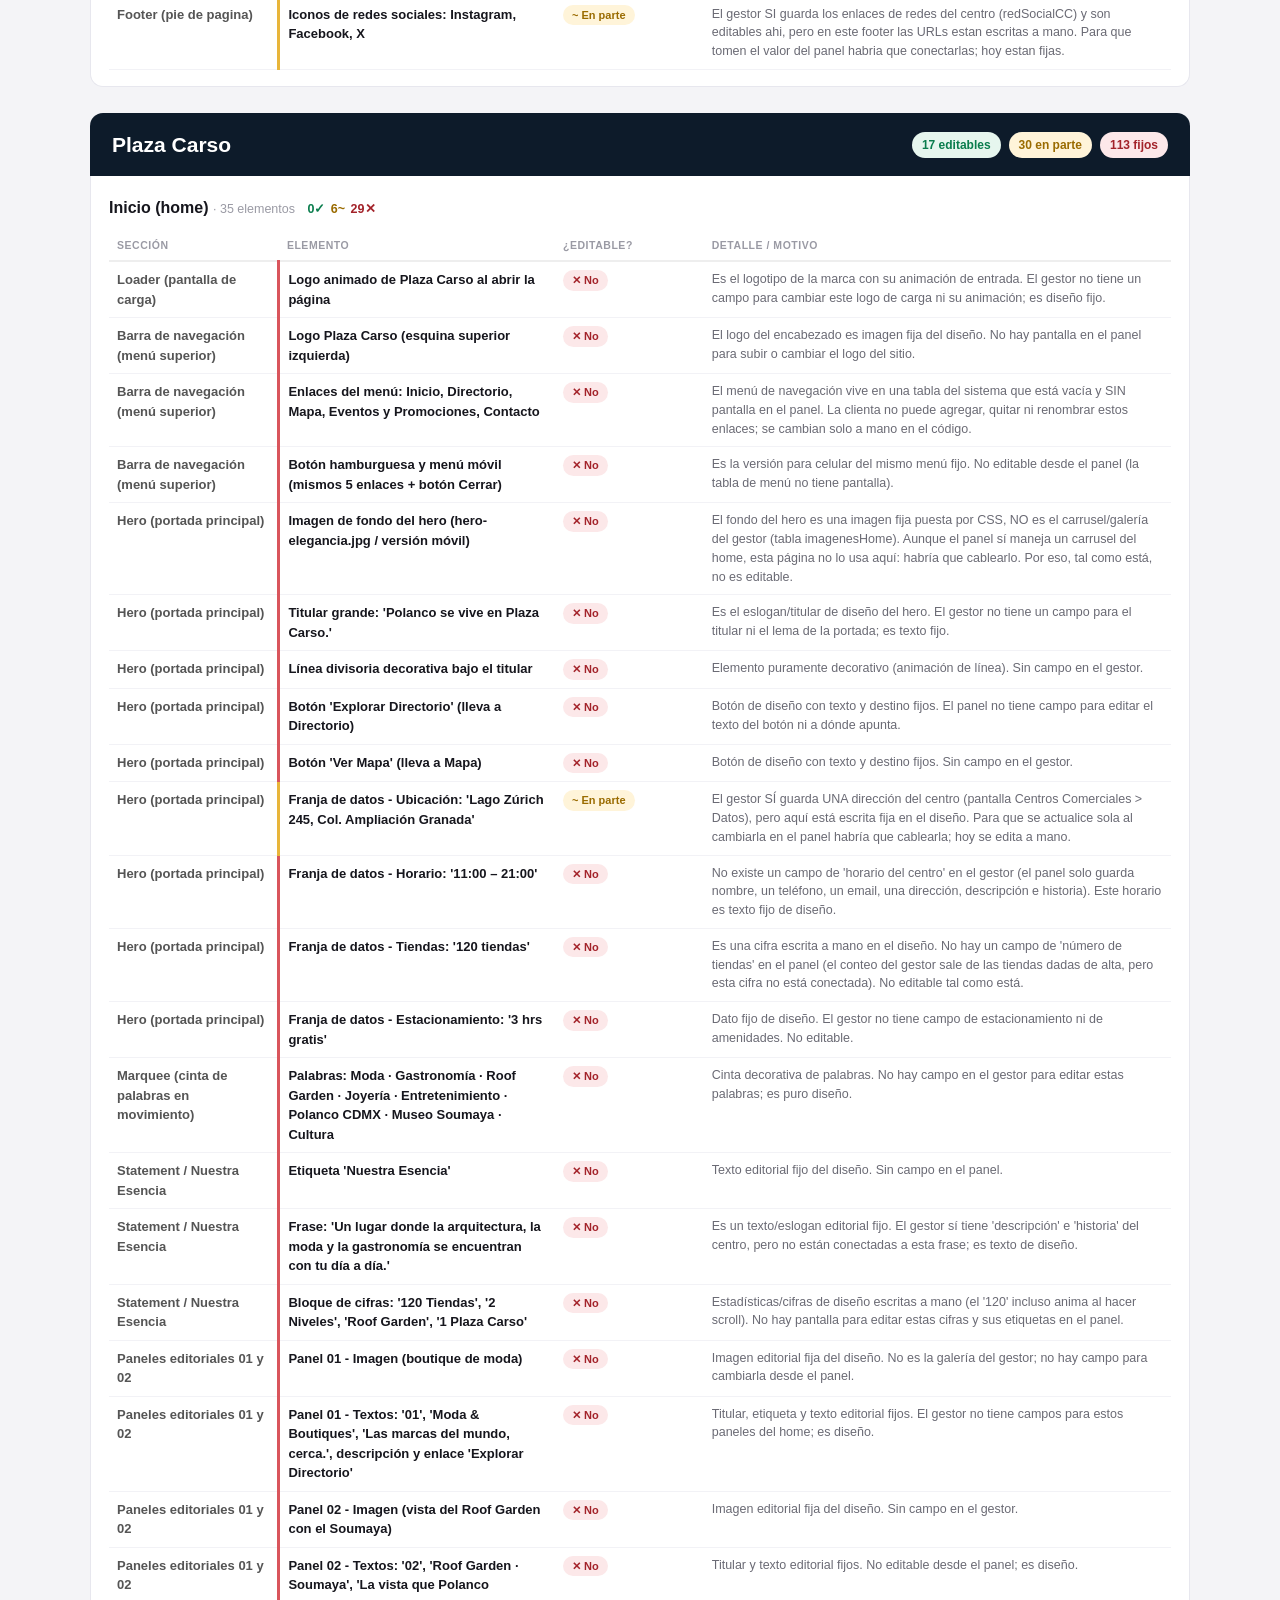
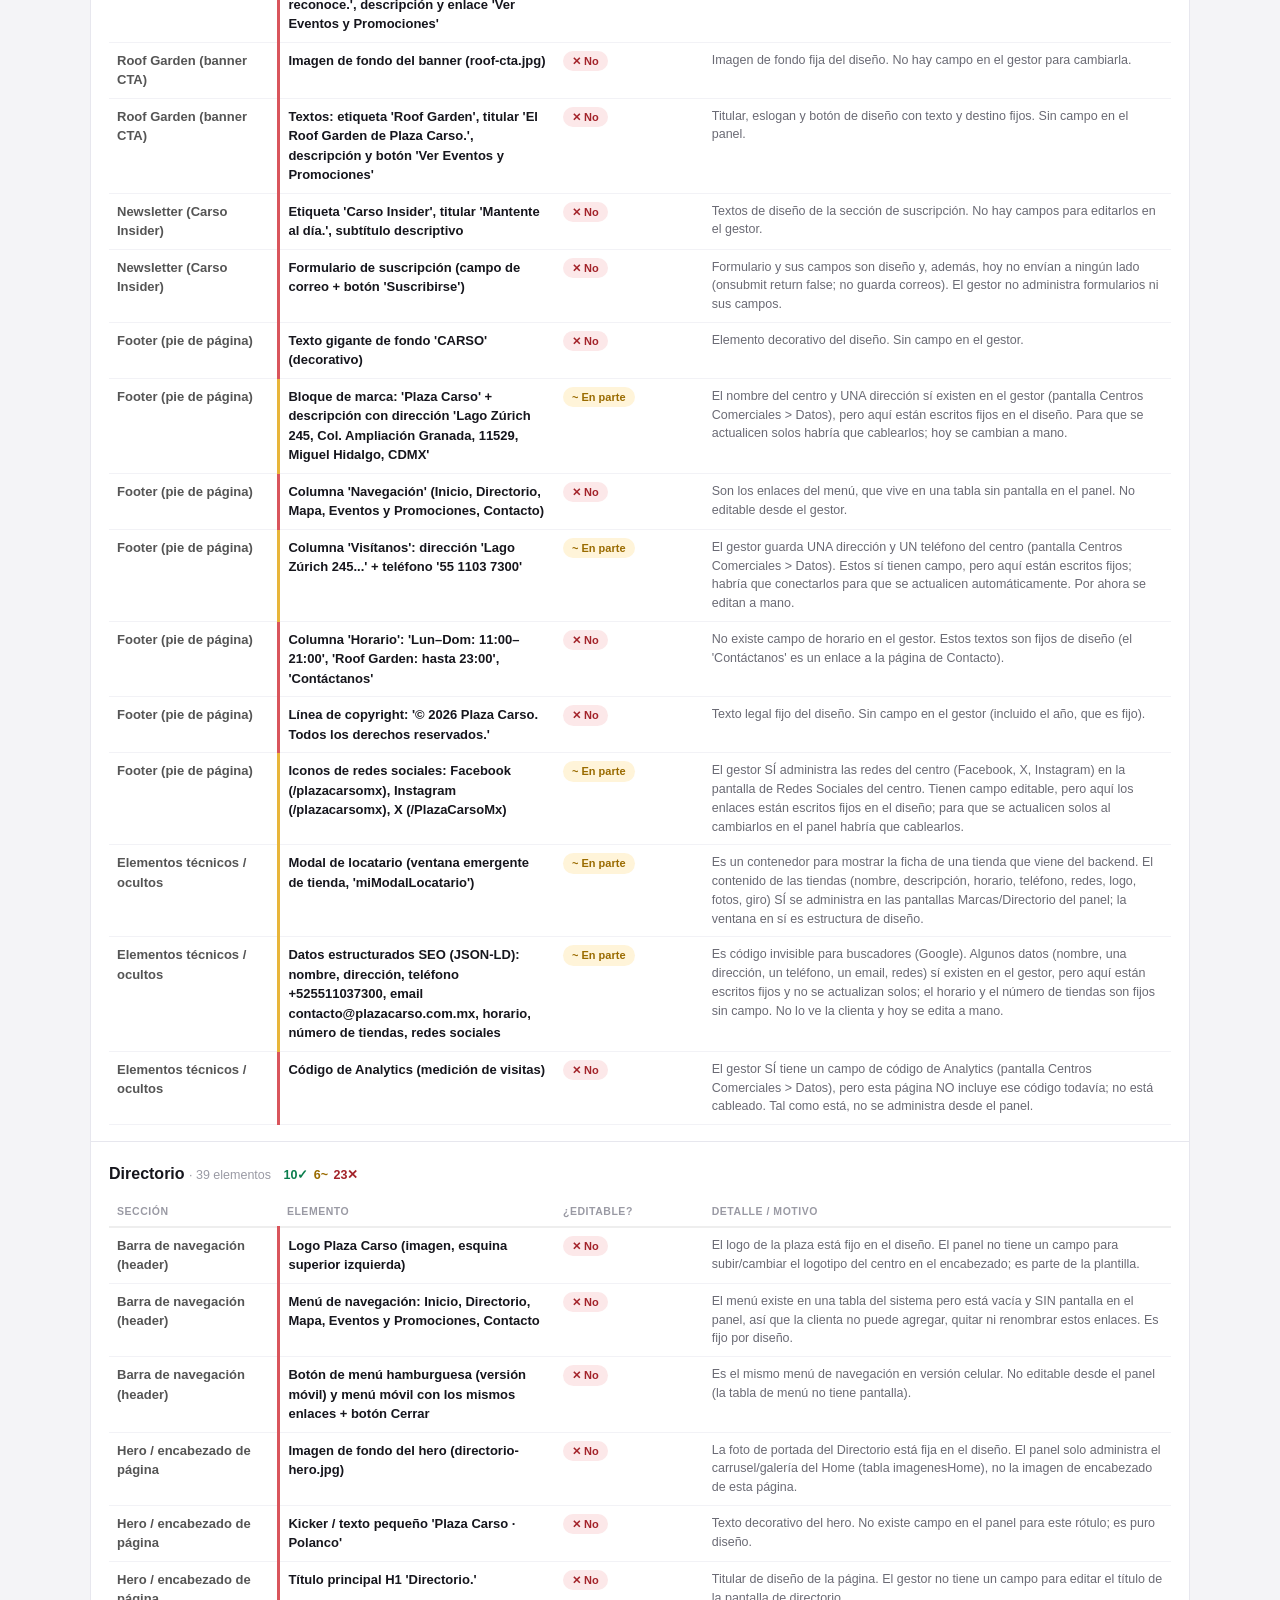
<file: informe-detallado.html>
<!DOCTYPE html><html lang="es"><head><meta charset="utf-8"><meta name="viewport" content="width=device-width,initial-scale=1">
<title>Detalle de administración — sección por sección</title><style>
*{box-sizing:border-box}body{margin:0;font-family:-apple-system,BlinkMacSystemFont,"Segoe UI",Roboto,Arial,sans-serif;color:#16161d;background:#f4f4f7;line-height:1.5}
.wrap{max-width:1140px;margin:0 auto;padding:0 20px 70px}
header.top{background:linear-gradient(120deg,#2a1140,#3a1d52 55%,#0d1b2a);color:#fff;padding:46px 0 38px}
header.top .wrap{padding-bottom:0}.kick{letter-spacing:.26em;text-transform:uppercase;font-size:11px;color:#fab700;font-weight:700}
h1{font-size:27px;margin:9px 0 7px;font-weight:800}.intro{color:#d8d3e4;max-width:820px;font-size:15px}
.legend{display:flex;gap:20px;flex-wrap:wrap;margin-top:16px;font-size:13px}.legend span{display:inline-flex;align-items:center;gap:7px;color:#eee}
.dot{width:12px;height:12px;border-radius:4px;display:inline-block}
.web{margin-top:26px}.wh{background:var(--c);color:#fff;border-radius:13px 13px 0 0;padding:16px 22px;display:flex;justify-content:space-between;align-items:center;flex-wrap:wrap;gap:10px}
.wh h2{margin:0;font-size:21px;font-weight:800}.wc{display:flex;gap:8px}.wc .b{font-size:12px;padding:4px 10px;border-radius:999px;font-weight:700}
.b.ok{background:#e6f6ee;color:#0a7d4d}.b.warn{background:#fff4d9;color:#9a6b00}.b.no{background:#fce8e9;color:#a3232a}
.pg{background:#fff;border:1px solid #e7e7ee;border-top:0;padding:16px 18px}.pg:last-child{border-radius:0 0 13px 13px}
.pg h3{margin:4px 0 12px;font-size:16px}.pg h3 small{font-weight:500;color:#9a9aa4;font-size:12.5px}.pg h3 em{font-style:normal;font-weight:700;margin-left:2px}
em.ok{color:#0a7d4d}em.warn{color:#9a6b00}em.no{color:#a3232a}
table{width:100%;border-collapse:collapse;font-size:13px}th{text-align:left;font-size:10.5px;letter-spacing:.05em;text-transform:uppercase;color:#9a9aa4;padding:6px 8px;border-bottom:2px solid #eee}
td{padding:8px;border-bottom:1px solid #f2f2f6;vertical-align:top}td.se{width:16%;font-weight:650;color:#555}td.el{width:26%;font-weight:600}td.dt{width:44%;color:#6a6a74;font-size:12.5px}
.tag{display:inline-block;padding:2px 9px;border-radius:999px;font-size:11px;font-weight:700;white-space:nowrap}
.tag.ok{background:#e6f6ee;color:#0a7d4d}.tag.warn{background:#fff4d9;color:#9a6b00}.tag.no{background:#fce8e9;color:#a3232a}
tr.ok td.el{border-left:3px solid #39b06f}tr.warn td.el{border-left:3px solid #e8b53a}tr.no td.el{border-left:3px solid #d9555c}
.foot{color:#9a9aa4;font-size:12px;margin-top:30px;text-align:center}
</style></head><body>
<header class="top"><div class="wrap"><div class="kick">Hack Digital · Detalle de administración</div>
<h1>Qué se puede editar — sección por sección</h1>
<p class="intro">Revisión completa de cada página de <b>Plaza Universidad</b> y <b>Plaza Carso</b>: cada elemento marcado como editable desde el panel, editable en parte, o fijo en el diseño, con el motivo.</p>
<div class="legend"><span><span class="dot" style="background:#39b06f"></span> Editable desde el panel</span><span><span class="dot" style="background:#e8b53a"></span> Editable en parte</span><span><span class="dot" style="background:#d9555c"></span> Fijo en el diseño</span></div>
</div></header><div class="wrap"><section class="web"><div class="wh" style="--c:#7f188c"><h2>Plaza Universidad</h2><div class="wc"><span class="b ok">19 editables</span><span class="b warn">29 en parte</span><span class="b no">119 fijos</span></div></div><div class="pg"><h3>Inicio (home) <small>· 30 elementos &nbsp; <em class="ok">1✓</em> <em class="warn">6~</em> <em class="no">23✕</em></small></h3><table><thead><tr><th>Sección</th><th>Elemento</th><th>¿Editable?</th><th>Detalle / motivo</th></tr></thead><tbody><tr class="warn"><td class="se">Cabecera / Encabezado (Header)</td><td class="el">Logo de Plaza Universidad (esquina/centro, logos/logo.png)</td><td><span class="tag warn">~ En parte</span></td><td class="dt">El logo del centro es parte del diseño del sitio; el gestor de Incarso no tiene un campo para subir o cambiar el logo del header. Solo guarda datos del centro (nombre, teléfono, email, dirección, descripción, historia, Analytics). Cambiar el logo requiere que el desarrollador reemplace el archivo de imagen.</td></tr><tr class="no"><td class="se">Cabecera / Encabezado (Header)</td><td class="el">Menú de navegación: Directorio, Eventos, Promociones, Contacto</td><td><span class="tag no">✕ No</span></td><td class="dt">El menú de navegación está fijo en el diseño. La tabla 'menu' del gestor existe pero está vacía y no tiene pantalla en el panel, así que la clienta no puede agregar, quitar ni renombrar estos enlaces. Son fijos.</td></tr><tr class="no"><td class="se">Cabecera / Encabezado (Header)</td><td class="el">Botón hamburguesa y menú móvil (overlay con Inicio, Directorio, Eventos, Promociones, Contacto y rótulo 'Menú Principal')</td><td><span class="tag no">✕ No</span></td><td class="dt">Mismo caso que el menú de escritorio: es parte del diseño. No hay pantalla en el panel para editar los enlaces del menú móvil ni el texto 'Menú Principal'.</td></tr><tr class="no"><td class="se">Hero (portada principal)</td><td class="el">Imagen de fondo del hero (Exteriores de plaza.jpg)</td><td><span class="tag no">✕ No</span></td><td class="dt">La foto grande de portada está fija en el código (no es el carrusel/galería). El gestor solo administra imágenes en la tabla imagenesHome del carrusel, y este hero no usa ese carrusel. Cambiarla requiere al desarrollador.</td></tr><tr class="no"><td class="se">Hero (portada principal)</td><td class="el">Etiqueta 'Est. 1969'</td><td><span class="tag no">✕ No</span></td><td class="dt">Texto de diseño dentro del hero. No existe un campo en el panel para este rótulo; es puro diseño.</td></tr><tr class="no"><td class="se">Hero (portada principal)</td><td class="el">Titular 'Plaza Universidad CDMX'</td><td><span class="tag no">✕ No</span></td><td class="dt">Titular del hero. Aunque el nombre del centro sí se guarda en el panel (Centros Comerciales > Datos), este titular está escrito fijo en la página y no se alimenta del gestor; habría que cablearlo. Es diseño.</td></tr><tr class="no"><td class="se">Hero (portada principal)</td><td class="el">Subtítulo / eslogan 'Descubre un mundo donde cada experiencia se convierte en recuerdo'</td><td><span class="tag no">✕ No</span></td><td class="dt">Eslogan de diseño del hero. No hay campo para esloganes de portada en el panel. Es fijo.</td></tr><tr class="no"><td class="se">Hero (portada principal)</td><td class="el">Botón 'Descubrir' (lleva a Directorio)</td><td><span class="tag no">✕ No</span></td><td class="dt">Botón de diseño con texto y destino fijos. No es editable desde el panel.</td></tr><tr class="no"><td class="se">Accesos rápidos (tarjetas sobre el hero)</td><td class="el">Tarjeta 'Tiendas / Explorar Directorio'</td><td><span class="tag no">✕ No</span></td><td class="dt">Tarjeta de navegación de diseño (texto, icono y enlace fijos). No hay campo en el panel para estas tarjetas de acceso rápido.</td></tr><tr class="no"><td class="se">Accesos rápidos (tarjetas sobre el hero)</td><td class="el">Tarjeta 'Mapa del Centro / Ver Ubicaciones' (abre el mapa)</td><td><span class="tag no">✕ No</span></td><td class="dt">Tarjeta de diseño que abre el modal del mapa. Texto e icono fijos; no editable desde el panel.</td></tr><tr class="no"><td class="se">Mapa del Centro (ventana / modal)</td><td class="el">Título 'Mapa de Locales' y simbología (Elevador, Administración, Escaleras, Sanitarios)</td><td><span class="tag no">✕ No</span></td><td class="dt">Títulos y leyenda de la ventana del mapa, fijos en el diseño. No hay campos para ellos en el panel.</td></tr><tr class="no"><td class="se">Mapa del Centro (ventana / modal)</td><td class="el">Pestañas de pisos: Planta Baja, Mezzanine, Sótano</td><td><span class="tag no">✕ No</span></td><td class="dt">Las pestañas de niveles están fijas en el diseño. No se administran desde el panel.</td></tr><tr class="warn"><td class="se">Mapa del Centro (ventana / modal)</td><td class="el">Planos / dibujos interactivos de cada piso (planta-baja.png, mezzanine.png, sotano.png) y los locales marcados sobre el plano</td><td><span class="tag warn">~ En parte</span></td><td class="dt">La LISTA de tiendas por piso es dinámica: sale de las tiendas que la clienta da de alta en Marcas/Directorio, así que sí se actualiza al agregar/quitar tiendas. Pero el PLANO/dibujo interactivo (el mapa dibujado) es un dibujo hecho a mano por plaza y NO es editable desde el panel.</td></tr><tr class="no"><td class="se">Paneles editoriales (bloque 01)</td><td class="el">Número '01', rótulo 'Moda & Estilo', titular 'Las marcas que buscas, cerca.', párrafo descriptivo y botón 'Explorar Directorio'</td><td><span class="tag no">✕ No</span></td><td class="dt">Bloque editorial de diseño (numeración, antetítulo, titular, texto y botón). No hay campos para estos textos en el panel; son fijos. (La descripción del centro que sí guarda el gestor es otra cosa y no alimenta este bloque.)</td></tr><tr class="no"><td class="se">Paneles editoriales (bloque 01)</td><td class="el">Imagen 'Segundo piso exteriores.jpg'</td><td><span class="tag no">✕ No</span></td><td class="dt">Imagen decorativa fija del bloque editorial. No pertenece al carrusel del gestor; cambiarla requiere al desarrollador.</td></tr><tr class="no"><td class="se">Paneles editoriales (bloque 02)</td><td class="el">Imagen 'Patio de comidas.jpg'</td><td><span class="tag no">✕ No</span></td><td class="dt">Imagen decorativa fija del bloque editorial. No es parte del carrusel administrable; cambiarla requiere al desarrollador.</td></tr><tr class="no"><td class="se">Paneles editoriales (bloque 02)</td><td class="el">Número '02', rótulo 'Un ícono desde 1969', titular 'Mucho más que ir de compras.', párrafo y botón 'Ver Eventos'</td><td><span class="tag no">✕ No</span></td><td class="dt">Bloque editorial de diseño. Textos, número y botón fijos; no editables desde el panel.</td></tr><tr class="no"><td class="se">Espacios Disponibles (renta de locales)</td><td class="el">Antetítulo 'Espacios Disponibles', titular '¿Quieres abrir tu negocio aquí?' y párrafo</td><td><span class="tag no">✕ No</span></td><td class="dt">Textos de diseño de la sección de renta. No existe campo para ellos en el panel; son fijos.</td></tr><tr class="warn"><td class="se">Espacios Disponibles (renta de locales)</td><td class="el">Teléfonos de renta (55) 5474 1430 y (55) 5474 1680</td><td><span class="tag warn">~ En parte</span></td><td class="dt">El panel guarda UN solo teléfono del centro (Centros Comerciales > Datos). Aquí hay DOS teléfonos y, además, están escritos fijos en esta sección. El segundo número y el cableado a esta sección no son editables; a lo sumo uno solo coincidiría con el del panel. En la práctica, para la clienta, fijos.</td></tr><tr class="warn"><td class="se">Espacios Disponibles (renta de locales)</td><td class="el">Email de renta informacion.comercial@incarso.com</td><td><span class="tag warn">~ En parte</span></td><td class="dt">El panel guarda UN solo email del centro (Centros Comerciales > Datos), pero este email está escrito fijo en esta sección y no se alimenta del gestor. Cambiarlo desde el panel no se reflejaría aquí sin cablearlo. En la práctica, fijo.</td></tr><tr class="no"><td class="se">Espacios Disponibles (renta de locales)</td><td class="el">Botón 'Contactar ahora' (lleva a Contacto)</td><td><span class="tag no">✕ No</span></td><td class="dt">Botón de diseño con texto y destino fijos. No editable desde el panel.</td></tr><tr class="no"><td class="se">Intro con imagen a todo lo ancho</td><td class="el">Imagen de fondo (ghj.png)</td><td><span class="tag no">✕ No</span></td><td class="dt">Imagen de diseño fija a todo el ancho. No es parte del carrusel administrable; cambiarla requiere al desarrollador.</td></tr><tr class="no"><td class="se">Intro con imagen a todo lo ancho</td><td class="el">Tarjeta de texto: 'Plaza Universidad' y titular 'Tu próxima gran historia empieza aquí.'</td><td><span class="tag no">✕ No</span></td><td class="dt">Texto de diseño sobre la imagen. No hay campo para él en el panel; es fijo.</td></tr><tr class="no"><td class="se">Boletín (Newsletter)</td><td class="el">Título 'Plaza Universidad', texto 'Suscríbete para recibir las últimas noticias...', campo de correo y botón 'Unirse'</td><td><span class="tag no">✕ No</span></td><td class="dt">El boletín, su texto y su formulario son puro diseño. No hay pantalla en el panel para el newsletter ni para sus campos. Además el botón es solo visual (sin envío real). No editable desde el panel.</td></tr><tr class="no"><td class="se">Pie de página (Footer)</td><td class="el">Logo blanco (logo-blanco.png) y texto 'Plaza Universidad — Sur de la Ciudad de México.'</td><td><span class="tag no">✕ No</span></td><td class="dt">Logo y frase de marca del pie de página, fijos en el diseño. No hay campo para ellos en el panel.</td></tr><tr class="no"><td class="se">Pie de página (Footer)</td><td class="el">Columna 'Navegación': Inicio, Directorio, Eventos, Promociones</td><td><span class="tag no">✕ No</span></td><td class="dt">Enlaces de navegación del pie, fijos en el diseño. La tabla 'menu' del gestor está vacía y sin pantalla, así que no son editables desde el panel.</td></tr><tr class="warn"><td class="se">Pie de página (Footer)</td><td class="el">Columna 'Visítanos': dirección Av. Universidad 1000, Col. Santa Cruz Atoyac, CDMX 03310 y enlace 'Contáctanos'</td><td><span class="tag warn">~ En parte</span></td><td class="dt">El panel SÍ guarda UNA dirección del centro (Centros Comerciales > Datos), pero esta dirección está escrita fija en el footer y no se alimenta del gestor. Editarla en el panel no cambiaría el footer sin cablearlo. El enlace 'Contáctanos' es de diseño fijo.</td></tr><tr class="no"><td class="se">Pie de página (Footer)</td><td class="el">Aviso de copyright '© 2026 Plaza Universidad.'</td><td><span class="tag no">✕ No</span></td><td class="dt">Texto legal de diseño. No hay campo en el panel; es fijo (cambia solo si el desarrollador actualiza el año).</td></tr><tr class="ok"><td class="se">Pie de página (Footer)</td><td class="el">Redes sociales: Instagram (@plazauniversidad), Facebook (PlazaUniversidad), X (P_UNIVERSIDAD)</td><td><span class="tag ok">✓ Sí</span></td><td class="dt">Editable desde el panel: pantalla de Redes Sociales del centro (redSocialCC), donde se administran los enlaces de Facebook, X e Instagram. La clienta puede cambiar estos links. (Requiere que estos íconos del footer estén cableados a esos campos del gestor; el gestor sí soporta estos tres.)</td></tr><tr class="warn"><td class="se">Datos invisibles / SEO (no se ven en pantalla pero existen)</td><td class="el">Título de pestaña, meta descripción, Schema/JSON-LD (teléfonos +525554741430/+525554741680, email, dirección, horario 11:00-21:00) y código de Analytics</td><td><span class="tag warn">~ En parte</span></td><td class="dt">El código de Analytics SÍ es editable en el panel (Centros Comerciales > Datos). El resto (título de pestaña, descripción para buscadores, datos del Schema como teléfonos, email, dirección y horarios) está fijo en el código y no se administra desde el panel; el gestor guarda esos datos del centro pero no alimenta estas etiquetas SEO sin cablearlo.</td></tr></tbody></table></div><div class="pg"><h3>Directorio <small>· 34 elementos &nbsp; <em class="ok">9✓</em> <em class="warn">4~</em> <em class="no">21✕</em></small></h3><table><thead><tr><th>Sección</th><th>Elemento</th><th>¿Editable?</th><th>Detalle / motivo</th></tr></thead><tbody><tr class="no"><td class="se">Header / Menu superior</td><td class="el">Logo Plaza Universidad (enlaza al inicio)</td><td><span class="tag no">✕ No</span></td><td class="dt">El logo es un archivo de diseno (logos/logo.png) cableado en la plantilla. El gestor de INCARSO no tiene pantalla para subir o cambiar el logotipo del sitio.</td></tr><tr class="no"><td class="se">Header / Menu superior</td><td class="el">Boton de menu hamburguesa (movil)</td><td><span class="tag no">✕ No</span></td><td class="dt">Es un control de navegacion del diseno. La tabla 'menu' del gestor existe pero esta vacia y SIN pantalla, asi que el menu no se administra desde el panel.</td></tr><tr class="no"><td class="se">Header / Menu superior</td><td class="el">Enlaces de navegacion (Directorio, Eventos, Promociones, Contacto)</td><td><span class="tag no">✕ No</span></td><td class="dt">Los enlaces del menu estan fijos en el codigo. No hay pantalla de menu en el panel (tabla menu vacia), no se pueden agregar, quitar ni renombrar desde el gestor.</td></tr><tr class="no"><td class="se">Menu movil (overlay)</td><td class="el">Etiqueta 'Menu Principal', enlaces Inicio/Directorio/Eventos/Promociones/Contacto y logo tenue inferior</td><td><span class="tag no">✕ No</span></td><td class="dt">Mismo caso del menu de escritorio: textos y enlaces de navegacion fijos en el diseno, sin pantalla en el gestor.</td></tr><tr class="no"><td class="se">Hero (encabezado de la pagina)</td><td class="el">Imagen de fondo del hero (images/locales/Julio.jpg)</td><td><span class="tag no">✕ No</span></td><td class="dt">Es una imagen de diseno fija de esta pagina. El gestor solo administra el carrusel/galeria del HOME (tabla imagenesHome), no la foto de cabecera del Directorio.</td></tr><tr class="no"><td class="se">Hero (encabezado de la pagina)</td><td class="el">Titular 'Nuestras Tiendas'</td><td><span class="tag no">✕ No</span></td><td class="dt">Titular de diseno. No existe un campo en el panel para editar el titulo del hero de esta pagina; es texto fijo en la plantilla.</td></tr><tr class="no"><td class="se">Hero (encabezado de la pagina)</td><td class="el">Eslogan 'Descubre experiencias que despiertan emociones. Cada marca, una historia unica.'</td><td><span class="tag no">✕ No</span></td><td class="dt">Frase de diseno fija. El gestor no tiene campo para editar este subtitulo; es puro diseno editorial.</td></tr><tr class="warn"><td class="se">Barra de filtros y busqueda</td><td class="el">Pestanas de categoria (Todo, Gastronomia, Moda, Variedad)</td><td><span class="tag warn">~ En parte</span></td><td class="dt">El concepto de filtrar por giro SI existe (las tiendas tienen giro de un catalogo fijo), pero estas pestanas estan ESCRITAS A MANO en la pagina y ademas no coinciden con los giros reales de las tiendas (estas tarjetas usan Salud, Servicios, Entretenimiento, Joyeria, Deportes, Tecnologia, Lifestyle, etc.). Cambiar/renombrar categorias no se hace desde el panel (catGiroComercial solo por sistemas/SQL) y la lista de pestanas habria que cablearla. En la version definitiva esta barra deberia armarse sola con los giros de las tiendas cargadas.</td></tr><tr class="no"><td class="se">Barra de filtros y busqueda</td><td class="el">Campo de busqueda 'Buscar...'</td><td><span class="tag no">✕ No</span></td><td class="dt">Es un componente de diseno (en este archivo de muestra ni siquiera tiene logica conectada). No es un dato editable: la clienta no escribe aqui desde el panel, es una herramienta para el visitante.</td></tr><tr class="no"><td class="se">Banda 'Proxima apertura' (marquee)</td><td class="el">Etiqueta 'Proxima apertura'</td><td><span class="tag no">✕ No</span></td><td class="dt">Texto de diseno fijo de la cinta. No hay un campo 'proxima apertura' en el gestor.</td></tr><tr class="no"><td class="se">Banda 'Proxima apertura' (marquee)</td><td class="el">Cinta deslizante de marcas (Brunello Cucinelli, Aesop, Maison Margiela, Officine Universelle Buly, Acne Studios)</td><td><span class="tag no">✕ No</span></td><td class="dt">Es una cinta de palabras puramente decorativa, con los nombres escritos a mano en el codigo. El gestor no tiene una seccion de 'proximas aperturas', asi que la clienta no puede agregar ni quitar marcas de aqui.</td></tr><tr class="ok"><td class="se">Directorio de tiendas (grid de tarjetas)</td><td class="el">Cada tarjeta de tienda: nombre de la tienda (ej. Aldo Conti, Cinepolis, Sushi Roll...)</td><td><span class="tag ok">✓ Sí</span></td><td class="dt">Pantalla 'Marcas'/'Directorio' del gestor, campo Nombre. Se pueden agregar, editar o quitar tiendas; el nombre de cada tienda es administrable.</td></tr><tr class="ok"><td class="se">Directorio de tiendas (grid de tarjetas)</td><td class="el">Numero de local de cada tarjeta (ej. 18, 09, 45...) y texto 'Local XX'</td><td><span class="tag ok">✓ Sí</span></td><td class="dt">Pantalla 'Directorio' del gestor, dato del local de cada tienda. El numero/identificacion de local se administra al editar la tienda.</td></tr><tr class="ok"><td class="se">Directorio de tiendas (grid de tarjetas)</td><td class="el">Giro/categoria de cada tarjeta (data-category: Moda, Gastronomia, Servicios, Salud, etc.)</td><td><span class="tag ok">✓ Sí</span></td><td class="dt">Pantalla 'Marcas'/'Directorio', campo Giro/categoria elegido de un catalogo FIJO. La clienta SI puede asignar a que giro pertenece cada tienda; lo que NO puede es crear o renombrar las categorias (eso es por sistemas).</td></tr><tr class="ok"><td class="se">Directorio de tiendas (grid de tarjetas)</td><td class="el">Imagen/logo de cada tienda usado en el detalle (ej. images/locales/Cinepolis.jpg)</td><td><span class="tag ok">✓ Sí</span></td><td class="dt">Pantalla 'Marcas'/'Directorio', campos Logo y Fotos de la tienda. La clienta puede subir el logo y las fotos de cada tienda.</td></tr><tr class="no"><td class="se">Directorio de tiendas (grid de tarjetas)</td><td class="el">Etiqueta 'Detalles' de cada tarjeta</td><td><span class="tag no">✕ No</span></td><td class="dt">Es solo una palabra de diseno que invita a abrir el detalle. No es un dato; no se edita desde el panel.</td></tr><tr class="ok"><td class="se">Directorio de tiendas (grid de tarjetas)</td><td class="el">Tienda repetida 'Telcel' (aparece en Local 33 y Local 46)</td><td><span class="tag ok">✓ Sí</span></td><td class="dt">Pantalla 'Directorio'. Cada local es una entrada independiente: si una marca tiene dos locales se cargan dos veces. La clienta puede editar o eliminar cualquiera de las dos desde el panel.</td></tr><tr class="ok"><td class="se">Detalle de tienda (ventana emergente / modal)</td><td class="el">Nombre, categoria y descripcion de la tienda dentro del modal</td><td><span class="tag ok">✓ Sí</span></td><td class="dt">Pantalla 'Directorio' por local: nombre, giro y campo Descripcion de la tienda. En produccion este contenido viene de la base (locatarioModal.php). La descripcion se edita por tienda.</td></tr><tr class="ok"><td class="se">Detalle de tienda (ventana emergente / modal)</td><td class="el">Dato 'Local' del modal</td><td><span class="tag ok">✓ Sí</span></td><td class="dt">Pantalla 'Directorio', dato de local de la tienda. Administrable al editar la tienda.</td></tr><tr class="ok"><td class="se">Detalle de tienda (ventana emergente / modal)</td><td class="el">Dato 'Horario' del modal (ej. 11:00 - 21:00)</td><td><span class="tag ok">✓ Sí</span></td><td class="dt">Pantalla 'Directorio', campo Horario por local. La clienta puede editar el horario de cada tienda. Nota: en esta muestra todas tienen el mismo horario escrito a mano, en produccion sale del dato real de la tienda.</td></tr><tr class="ok"><td class="se">Detalle de tienda (ventana emergente / modal)</td><td class="el">Redes sociales del modal (Instagram y Facebook de la tienda)</td><td><span class="tag ok">✓ Sí</span></td><td class="dt">Pantalla 'Directorio', campos Redes sociales del local. Cada tienda puede tener su Instagram y Facebook. Nota: en este archivo de muestra los enlaces estan escritos en una lista fija dentro del codigo; en produccion salen del dato de cada tienda.</td></tr><tr class="warn"><td class="se">Detalle de tienda (ventana emergente / modal)</td><td class="el">Galeria de fotos del modal, flechas anterior/siguiente, indicador X/Y, boton cerrar y atajos de teclado</td><td><span class="tag warn">~ En parte</span></td><td class="dt">Las FOTOS que se muestran si son editables (pantalla 'Directorio', Fotos de la tienda). Pero los controles de la galeria (flechas, contador, boton cerrar, hint 'Siguiente tienda') son elementos de diseno del visor y no se administran desde el panel.</td></tr><tr class="no"><td class="se">Espacios Disponibles (banner renta de locales)</td><td class="el">Etiqueta 'Espacios Disponibles' y titular '¿Quieres abrir tu negocio aqui?'</td><td><span class="tag no">✕ No</span></td><td class="dt">Titulo y texto de diseno fijos de este banner promocional. No hay campo en el gestor para editarlos.</td></tr><tr class="no"><td class="se">Espacios Disponibles (banner renta de locales)</td><td class="el">Parrafo 'Contamos con locales comerciales disponibles... Contactanos para recibir informacion de renta.'</td><td><span class="tag no">✕ No</span></td><td class="dt">Texto de diseno fijo. No existe campo para este parrafo en el panel.</td></tr><tr class="no"><td class="se">Espacios Disponibles (banner renta de locales)</td><td class="el">Telefonos de renta: (55) 5474 1430 y (55) 5474 1680</td><td><span class="tag no">✕ No</span></td><td class="dt">Son DOS telefonos de contacto comercial fijos. El gestor solo guarda UN telefono por plaza (Info del Centro), por lo que estos numeros de 'renta de locales' estan cableados en el diseno y no se editan desde el panel.</td></tr><tr class="no"><td class="se">Espacios Disponibles (banner renta de locales)</td><td class="el">Correo de renta: informacion.comercial@incarso.com</td><td><span class="tag no">✕ No</span></td><td class="dt">Es un correo comercial adicional fijo. El gestor solo guarda UN email por plaza (Info del Centro), asi que este correo de renta esta en el diseno y no es editable desde el panel.</td></tr><tr class="no"><td class="se">Espacios Disponibles (banner renta de locales)</td><td class="el">Boton 'Solicitar Informes' (enlaza a contacto.html)</td><td><span class="tag no">✕ No</span></td><td class="dt">Boton de diseno con enlace fijo. No hay campo en el gestor para cambiar su texto ni su destino.</td></tr><tr class="no"><td class="se">Footer (pie de pagina) - Marca</td><td class="el">Logo blanco y descripcion 'Plaza Universidad - Sur de la Ciudad de Mexico.'</td><td><span class="tag no">✕ No</span></td><td class="dt">Logo y frase de marca fijos del diseno del pie. No hay campo en el gestor para este texto ni para este logo.</td></tr><tr class="no"><td class="se">Footer (pie de pagina) - Navegacion</td><td class="el">Columna 'Navegacion': Inicio, Directorio, Eventos, Promociones</td><td><span class="tag no">✕ No</span></td><td class="dt">Enlaces de menu fijos en el codigo. La tabla menu del gestor esta vacia y sin pantalla; no se administran desde el panel.</td></tr><tr class="warn"><td class="se">Footer (pie de pagina) - Visitanos</td><td class="el">Direccion: Av. Universidad 1000, Col. Santa Cruz Atoyac, CDMX, Mexico 03310</td><td><span class="tag warn">~ En parte</span></td><td class="dt">El gestor SI guarda UNA direccion del centro (Info del Centro > Datos). El dato es administrable, pero en esta pagina la direccion esta escrita a mano en el footer, asi que habria que cablearla para que jale el dato real del panel.</td></tr><tr class="no"><td class="se">Footer (pie de pagina) - Visitanos</td><td class="el">Enlace 'Contactanos' (a contacto.html)</td><td><span class="tag no">✕ No</span></td><td class="dt">Enlace de diseno fijo. No se edita desde el panel.</td></tr><tr class="no"><td class="se">Footer (pie de pagina) - Barra inferior</td><td class="el">Aviso de copyright '© 2026 Plaza Universidad.'</td><td><span class="tag no">✕ No</span></td><td class="dt">Texto legal/diseno fijo en el codigo. No hay campo para editar el copyright en el gestor.</td></tr><tr class="warn"><td class="se">Footer (pie de pagina) - Barra inferior</td><td class="el">Redes sociales del centro: Instagram (@plazauniversidad), Facebook (PlazaUniversidad), X (P_UNIVERSIDAD)</td><td><span class="tag warn">~ En parte</span></td><td class="dt">El gestor SI administra las redes sociales del centro (redSocialCC: Facebook, X, Instagram editables). Los enlaces son administrables, pero en esta pagina estan escritos a mano en el footer, asi que habria que cablearlos para que tomen los valores del panel.</td></tr><tr class="no"><td class="se">Integracion tecnica (no visible)</td><td class="el">Modal Bootstrap oculto 'miModalLocatario' que el servidor llena via locatarioModal.php</td><td><span class="tag no">✕ No</span></td><td class="dt">Es un elemento invisible para la integracion con el sistema; no se ve en la pagina y no es algo que la clienta edite. Confirma que el detalle de cada tienda saldra de la base de datos en produccion.</td></tr></tbody></table></div><div class="pg"><h3>Eventos (eventos.html) <small>· 25 elementos &nbsp; <em class="ok">5✓</em> <em class="warn">4~</em> <em class="no">16✕</em></small></h3><table><thead><tr><th>Sección</th><th>Elemento</th><th>¿Editable?</th><th>Detalle / motivo</th></tr></thead><tbody><tr class="no"><td class="se">Encabezado / Menu de navegacion</td><td class="el">Logo Plaza Universidad (arriba al centro, enlaza al inicio)</td><td><span class="tag no">✕ No</span></td><td class="dt">El logo del centro es parte fija del diseno. El gestor no tiene un campo para subir o cambiar el logo de la plaza en el sitio.</td></tr><tr class="no"><td class="se">Encabezado / Menu de navegacion</td><td class="el">Boton de menu hamburguesa (version movil)</td><td><span class="tag no">✕ No</span></td><td class="dt">Es un control de diseno para abrir el menu en celular. No tiene campo en el panel.</td></tr><tr class="no"><td class="se">Encabezado / Menu de navegacion</td><td class="el">Enlaces del menu: Directorio, Eventos, Promociones, Contacto</td><td><span class="tag no">✕ No</span></td><td class="dt">La tabla de menu del gestor existe pero esta vacia y no tiene pantalla para administrarla. Estos enlaces estan fijos en el codigo; no se editan desde el panel.</td></tr><tr class="no"><td class="se">Menu movil (pantalla completa)</td><td class="el">Titulo 'Menu Principal' y enlaces Inicio, Directorio, Eventos, Promociones, Contacto + logo tenue al fondo</td><td><span class="tag no">✕ No</span></td><td class="dt">Es la version movil del mismo menu. Diseno fijo sin pantalla en el gestor.</td></tr><tr class="no"><td class="se">Hero (banner superior)</td><td class="el">Imagen de fondo del banner (actualmente foto de un local, Skechers.jpg)</td><td><span class="tag no">✕ No</span></td><td class="dt">La imagen de fondo de este banner esta puesta a mano en el diseno. El carrusel/galeria del gestor (imagenesHome) es solo para el home, no para el banner de esta pagina.</td></tr><tr class="no"><td class="se">Hero (banner superior)</td><td class="el">Titular 'Eventos y Entretenimiento'</td><td><span class="tag no">✕ No</span></td><td class="dt">Es el titulo de diseno del banner. No hay campo en el gestor para editar el titular de esta pagina.</td></tr><tr class="no"><td class="se">Hero (banner superior)</td><td class="el">Eslogan 'Descubre los eventos que hacen de Plaza Universidad un lugar unico.'</td><td><span class="tag no">✕ No</span></td><td class="dt">Texto fijo de diseno. El gestor no tiene campo para esta frase.</td></tr><tr class="no"><td class="se">Filtros / Pestanas</td><td class="el">Pestanas 'Proximos' y 'Avisos'</td><td><span class="tag no">✕ No</span></td><td class="dt">Son botones de diseno para alternar entre dos listas. No hay campo para crearlos, renombrarlos ni cambiarlos desde el panel.</td></tr><tr class="ok"><td class="se">Lista de Eventos (Proximos)</td><td class="el">Tarjeta de evento - imagen del evento</td><td><span class="tag ok">✓ Sí</span></td><td class="dt">Pantalla 'Publicaciones': campo Imagen. La clienta sube la foto de cada evento.</td></tr><tr class="ok"><td class="se">Lista de Eventos (Proximos)</td><td class="el">Tarjeta de evento - titulo (ej. 'Cine al aire libre')</td><td><span class="tag ok">✓ Sí</span></td><td class="dt">Pantalla 'Publicaciones': campo Titulo.</td></tr><tr class="warn"><td class="se">Lista de Eventos (Proximos)</td><td class="el">Tarjeta de evento - etiqueta/tipo (ej. 'Programado')</td><td><span class="tag warn">~ En parte</span></td><td class="dt">El gestor SI tiene el campo Tipo (Evento/Promocion/Aviso, de catalogo fijo). Pero la etiqueta visible aqui dice 'Programado', que no es uno de esos tipos, asi que como esta puesto en la pagina es texto fijo; habria que cablear el tipo real del gestor a esta etiqueta.</td></tr><tr class="no"><td class="se">Lista de Eventos (Proximos)</td><td class="el">Tarjeta de evento - descripcion (parrafo bajo el titulo)</td><td><span class="tag no">✕ No</span></td><td class="dt">El gestor de Publicaciones NO tiene campo de descripcion para eventos. Este texto es fijo en el diseno.</td></tr><tr class="ok"><td class="se">Lista de Eventos (Proximos)</td><td class="el">Tarjeta de evento - fecha (ej. '25 abr - 31 dic 2026')</td><td><span class="tag ok">✓ Sí</span></td><td class="dt">Pantalla 'Publicaciones': campos Vigencia (fecha inicio y fecha fin). Al editar un evento ya creado solo se cambian fechas y estatus. La fecha mostrada sale de esos campos.</td></tr><tr class="no"><td class="se">Lista de Eventos (Proximos)</td><td class="el">Tarjeta de evento - ubicacion/lugar (ej. 'Terraza Mezzanine')</td><td><span class="tag no">✕ No</span></td><td class="dt">El gestor de Publicaciones NO tiene campo de lugar/venue para eventos. Esta ubicacion es texto fijo del diseno aunque el comentario del codigo la mencione.</td></tr><tr class="ok"><td class="se">Lista de Eventos (Proximos)</td><td class="el">Filtrado automatico de eventos vencidos (desaparecen al pasar la fecha fin)</td><td><span class="tag ok">✓ Sí</span></td><td class="dt">Es un comportamiento que depende de la Vigencia (fecha fin) que la clienta pone en 'Publicaciones'. Controlando esa fecha controla cuando deja de mostrarse el evento.</td></tr><tr class="no"><td class="se">Lista de Eventos (Proximos)</td><td class="el">Estado vacio 'Proximamente / Pronto anunciaremos nuevos eventos'</td><td><span class="tag no">✕ No</span></td><td class="dt">Mensaje de relleno que aparece cuando no hay eventos vigentes. Es texto fijo de diseno, sin campo en el gestor.</td></tr><tr class="warn"><td class="se">Avisos (pestana separada)</td><td class="el">Tarjeta de aviso 1 - 'Horarios extendidos' (etiqueta 'Aviso operativo' + texto)</td><td><span class="tag warn">~ En parte</span></td><td class="dt">El gestor permite crear una Publicacion de tipo Aviso (Titulo, Imagen, Tipo, Vigencia). Pero estas tarjetas de aviso tienen un TEXTO descriptivo y una etiqueta, y el gestor de Publicaciones no guarda descripcion; ademas estan puestas a mano. Solo el titulo y la existencia del aviso serian editables; el parrafo no.</td></tr><tr class="warn"><td class="se">Avisos (pestana separada)</td><td class="el">Tarjeta de aviso 2 - 'Acceso vehicular' (etiqueta 'Aviso de vialidad' + texto)</td><td><span class="tag warn">~ En parte</span></td><td class="dt">Igual que el aviso anterior: el titulo y el aviso como Publicacion tipo Aviso si existen en el gestor, pero el parrafo descriptivo y la etiqueta no tienen campo (Publicaciones no guarda descripcion). Como esta, es texto fijo.</td></tr><tr class="no"><td class="se">Ventana emergente del evento (modal)</td><td class="el">Etiqueta 'Evento Exclusivo', titulo, fecha, ubicacion, descripcion e imagen + boton 'Confirmar Asistencia'</td><td><span class="tag no">✕ No</span></td><td class="dt">Es una ventana de detalle de diseno. Sus textos fijos (etiqueta 'Evento Exclusivo' y boton 'Confirmar Asistencia') no tienen campo. El titulo/fecha/imagen se llenarian desde el evento, pero campos como descripcion y ubicacion no existen en Publicaciones. En la pagina actual ningun boton la abre, asi que es elemento de diseno sin uso real.</td></tr><tr class="no"><td class="se">Pie de pagina (Footer) - Columna de marca</td><td class="el">Logo blanco + frase 'Plaza Universidad - Sur de la Ciudad de Mexico.'</td><td><span class="tag no">✕ No</span></td><td class="dt">Logo y frase fijos de diseno. El gestor no tiene campo para esta frase ni para el logo del footer.</td></tr><tr class="no"><td class="se">Pie de pagina (Footer) - Navegacion</td><td class="el">Lista de enlaces: Inicio, Directorio, Eventos, Promociones</td><td><span class="tag no">✕ No</span></td><td class="dt">Son los enlaces fijos del sitio. La tabla de menu del gestor esta vacia y sin pantalla, asi que no se editan desde el panel.</td></tr><tr class="warn"><td class="se">Pie de pagina (Footer) - Visitanos / Direccion</td><td class="el">Direccion 'Av. Universidad 1000, Col. Santa Cruz Atoyac, CDMX, Mexico 03310'</td><td><span class="tag warn">~ En parte</span></td><td class="dt">El gestor SI guarda UNA direccion del centro (pantalla 'Centros Comerciales' > Datos). Pero aqui la direccion esta escrita a mano en el diseno; para que se actualice sola desde el panel habria que cablearla al campo direccion del gestor.</td></tr><tr class="no"><td class="se">Pie de pagina (Footer) - Visitanos</td><td class="el">Enlace 'Contactanos'</td><td><span class="tag no">✕ No</span></td><td class="dt">Enlace de navegacion fijo hacia la pagina de contacto. No editable desde el panel.</td></tr><tr class="no"><td class="se">Pie de pagina (Footer) - Barra inferior</td><td class="el">Aviso de copyright '© 2026 Plaza Universidad.'</td><td><span class="tag no">✕ No</span></td><td class="dt">Texto legal fijo de diseno (el ano esta escrito a mano). Sin campo en el gestor.</td></tr><tr class="ok"><td class="se">Pie de pagina (Footer) - Redes sociales</td><td class="el">Iconos/enlaces de Instagram, Facebook y X (Twitter)</td><td><span class="tag ok">✓ Sí</span></td><td class="dt">Pantalla de Redes Sociales del centro (redSocialCC): Facebook, X e Instagram son enlaces editables. Nota: para que cambien en la pagina hay que apuntar estos iconos al dato del gestor; el gestor SI soporta estos tres.</td></tr></tbody></table></div><div class="pg"><h3>Promociones (promociones.html) <small>· 21 elementos &nbsp; <em class="ok">0✓</em> <em class="warn">5~</em> <em class="no">16✕</em></small></h3><table><thead><tr><th>Sección</th><th>Elemento</th><th>¿Editable?</th><th>Detalle / motivo</th></tr></thead><tbody><tr class="no"><td class="se">Header / Barra de navegacion</td><td class="el">Logo de Plaza Universidad (logos/logo.png, enlaza al inicio)</td><td><span class="tag no">✕ No</span></td><td class="dt">El logo es un archivo de diseno fijo del sitio. El panel no tiene pantalla para cambiar el logotipo del encabezado.</td></tr><tr class="no"><td class="se">Header / Barra de navegacion</td><td class="el">Boton hamburguesa (menu movil)</td><td><span class="tag no">✕ No</span></td><td class="dt">Es un control de diseno/programacion. La tabla 'menu' del gestor existe pero esta vacia y sin pantalla, por lo que el menu no se administra desde el panel.</td></tr><tr class="no"><td class="se">Header / Barra de navegacion</td><td class="el">Enlaces del menu superior: Directorio, Eventos, Promociones, Contacto</td><td><span class="tag no">✕ No</span></td><td class="dt">Los enlaces de navegacion estan escritos en el codigo. No hay pantalla en el panel para editar el menu (la tabla 'menu' esta vacia y sin interfaz).</td></tr><tr class="no"><td class="se">Menu movil (overlay pantalla completa)</td><td class="el">Etiqueta 'Menu Principal' y enlaces: Inicio, Directorio, Eventos, Promociones, Contacto + logo inferior</td><td><span class="tag no">✕ No</span></td><td class="dt">Mismo menu de navegacion en version movil. Texto y enlaces fijos en el codigo; el panel no administra el menu.</td></tr><tr class="no"><td class="se">Hero (cabecera de Promociones)</td><td class="el">Imagen de fondo del hero (images/locales/Pandora.jpg)</td><td><span class="tag no">✕ No</span></td><td class="dt">Imagen decorativa del encabezado, fija en el diseno. El gestor no tiene un campo para cambiar la foto de fondo de esta cabecera (el carrusel de imagenesHome es solo del home, no de esta pagina).</td></tr><tr class="no"><td class="se">Hero (cabecera de Promociones)</td><td class="el">Titular 'Nuestras Promociones'</td><td><span class="tag no">✕ No</span></td><td class="dt">Titulo de diseno del hero. No existe campo en el panel para editar este titular; va escrito en el codigo de la pagina.</td></tr><tr class="no"><td class="se">Hero (cabecera de Promociones)</td><td class="el">Eslogan / subtitulo 'Ofertas exclusivas, descuentos y beneficios especiales. Aprovecha lo mejor de Plaza Universidad.'</td><td><span class="tag no">✕ No</span></td><td class="dt">Texto de diseno del hero. El gestor no tiene campo para este eslogan; es fijo en el codigo.</td></tr><tr class="no"><td class="se">Seccion 'Lo que esta pasando' (encabezado de la reja)</td><td class="el">Antetitulo 'Plaza Universidad'</td><td><span class="tag no">✕ No</span></td><td class="dt">Texto decorativo fijo del bloque. No hay campo en el panel para editarlo.</td></tr><tr class="no"><td class="se">Seccion 'Lo que esta pasando' (encabezado de la reja)</td><td class="el">Titulo 'Lo que esta pasando'</td><td><span class="tag no">✕ No</span></td><td class="dt">Titulo de seccion fijo en el codigo. El panel no tiene campo para este encabezado.</td></tr><tr class="no"><td class="se">Seccion 'Lo que esta pasando' (encabezado de la reja)</td><td class="el">Subtitulo 'Actividades y eventos organizados por el centro comercial.'</td><td><span class="tag no">✕ No</span></td><td class="dt">Texto descriptivo fijo del bloque. No existe campo en el gestor para editarlo.</td></tr><tr class="warn"><td class="se">Reja de promociones/eventos (tarjetas)</td><td class="el">Tarjeta 1: imagen, etiqueta 'Evento', titulo 'Tributo a Sheriff Labrador' y fecha 'Sabado 21 de Marzo, 5:00 PM'</td><td><span class="tag warn">~ En parte</span></td><td class="dt">Se administra en la pantalla 'Publicaciones' del panel, pero solo parcialmente. El gestor SI maneja: titulo, imagen, tipo (Evento/Promocion/Aviso) y vigencia (fecha inicio/fin). La descripcion que se ve aqui ('Un show lleno de musica, baile y aventura...') y la fecha escrita en texto NO existen como campos: el gestor no guarda descripcion ni texto de lugar/horario. Ademas estas tarjetas estan escritas a mano en la pagina (no salen automaticamente del panel), asi que para que se actualicen solas habria que conectarlas (cablearlas) a Publicaciones.</td></tr><tr class="warn"><td class="se">Reja de promociones/eventos (tarjetas)</td><td class="el">Tarjeta 2: imagen, etiqueta 'Promocion', titulo 'Boletos para Alex G' y fecha 'A partir del 25 de Febrero'</td><td><span class="tag warn">~ En parte</span></td><td class="dt">Igual que la tarjeta anterior: en 'Publicaciones' se pueden cambiar titulo, imagen, tipo y vigencia, pero NO la descripcion ni el texto de fecha (el gestor no tiene esos campos). Y como esta escrita directamente en la pagina, hoy no se actualiza sola desde el panel; requeriria conectarla a Publicaciones.</td></tr><tr class="no"><td class="se">Texto descriptivo dentro de las tarjetas (al pasar el cursor)</td><td class="el">Descripciones cortas: 'Un show lleno de musica, baile y aventura para toda la familia!' / 'Canjea tus tickets de compra por un pase doble para ver a Alex G!'</td><td><span class="tag no">✕ No</span></td><td class="dt">Las publicaciones en el gestor NO tienen campo de descripcion (solo titulo, imagen, tipo y fechas). Estos textos viven fijos en el codigo de la pagina.</td></tr><tr class="no"><td class="se">Ventana emergente (modal de la promocion)</td><td class="el">Etiqueta 'Oferta Especial'</td><td><span class="tag no">✕ No</span></td><td class="dt">Texto fijo del diseno del modal. No hay campo en el panel para cambiarlo.</td></tr><tr class="warn"><td class="se">Ventana emergente (modal de la promocion)</td><td class="el">Imagen, titulo, subtitulo (tienda), descripcion larga y bloque de vigencia</td><td><span class="tag warn">~ En parte</span></td><td class="dt">El titulo y la imagen corresponden a la publicacion (administrable en 'Publicaciones'), y la vigencia tambien (fecha inicio/fin). PERO la descripcion larga (el parrafo de detalle, ej. '¡Ven y disfruta...Sabado 21 de Marzo a las 5:00 P.M.') y el texto de tienda/lugar NO existen como campos en el gestor; estan escritos a mano dentro del codigo de cada tarjeta. Hoy todo el contenido del modal esta fijo en la pagina.</td></tr><tr class="no"><td class="se">Pie de pagina (Footer) - Columna de marca</td><td class="el">Logo blanco (logos/logo-blanco.png) + texto 'Plaza Universidad — Sur de la Ciudad de Mexico.'</td><td><span class="tag no">✕ No</span></td><td class="dt">Logo y leyenda fijos del diseno del pie de pagina. El panel no tiene campo para el logo del footer ni para esta frase.</td></tr><tr class="no"><td class="se">Pie de pagina (Footer) - Columna Navegacion</td><td class="el">Lista de enlaces: Inicio, Directorio, Eventos, Promociones</td><td><span class="tag no">✕ No</span></td><td class="dt">Enlaces de navegacion fijos en el codigo. El menu no se administra desde el panel (tabla 'menu' vacia y sin pantalla).</td></tr><tr class="warn"><td class="se">Pie de pagina (Footer) - Columna Visitanos (direccion)</td><td class="el">Direccion: 'Av. Universidad 1000', 'Col. Santa Cruz Atoyac', 'CDMX, Mexico 03310'</td><td><span class="tag warn">~ En parte</span></td><td class="dt">El gestor SI guarda UNA direccion del centro en la pantalla 'Centros Comerciales > Datos'. Pero aqui la direccion esta escrita a mano en el codigo del footer, partida en 3 lineas, asi que cambiarla en el panel no la actualizaria sola: habria que conectarla (cablearla) al dato de direccion del centro.</td></tr><tr class="no"><td class="se">Pie de pagina (Footer) - Columna Visitanos</td><td class="el">Enlace 'Contactanos' (lleva a contacto.html)</td><td><span class="tag no">✕ No</span></td><td class="dt">Enlace de navegacion fijo en el codigo. No se administra desde el panel.</td></tr><tr class="no"><td class="se">Pie de pagina (Footer) - Barra inferior</td><td class="el">Aviso de derechos '© 2026 Plaza Universidad.'</td><td><span class="tag no">✕ No</span></td><td class="dt">Texto de copyright fijo en el codigo. No hay campo en el panel para editarlo (y el ano esta escrito a mano).</td></tr><tr class="warn"><td class="se">Pie de pagina (Footer) - Redes sociales</td><td class="el">Iconos/enlaces a Instagram (@plazauniversidad), Facebook (/PlazaUniversidad) y X (@P_UNIVERSIDAD)</td><td><span class="tag warn">~ En parte</span></td><td class="dt">El gestor SI administra las redes del centro (Facebook, X, Instagram) en 'Redes Sociales'. Pero aqui los enlaces estan escritos a mano en el codigo del footer; para que tomen los del panel habria que conectarlos (cablearlos). Nota: el sitio no incluye TikTok/YouTube, solo estas tres redes.</td></tr></tbody></table></div><div class="pg"><h3>Mapa (mapa.html) <small>· 23 elementos &nbsp; <em class="ok">4✓</em> <em class="warn">2~</em> <em class="no">17✕</em></small></h3><table><thead><tr><th>Sección</th><th>Elemento</th><th>¿Editable?</th><th>Detalle / motivo</th></tr></thead><tbody><tr class="no"><td class="se">Header / Menu de navegacion (barra superior fija)</td><td class="el">Logo Plaza Universidad (logos/logo.webp)</td><td><span class="tag no">✕ No</span></td><td class="dt">El logo de la barra es un archivo de diseno del sitio. El gestor no tiene una pantalla para cambiar el logotipo del encabezado; es fijo en el codigo.</td></tr><tr class="no"><td class="se">Header / Menu de navegacion (barra superior fija)</td><td class="el">Texto del logo 'PLAZA / UNIVERSIDAD'</td><td><span class="tag no">✕ No</span></td><td class="dt">Es texto de diseno dentro del encabezado, no se administra desde el panel.</td></tr><tr class="no"><td class="se">Header / Menu de navegacion (barra superior fija)</td><td class="el">Menu: Inicio, Directorio, Mapa (activo), Eventos, Promociones, Contacto</td><td><span class="tag no">✕ No</span></td><td class="dt">La tabla 'menu' del gestor esta vacia y no tiene pantalla de administracion. Estos enlaces estan fijos en el codigo del sitio; no se editan desde el panel.</td></tr><tr class="no"><td class="se">Header / Menu de navegacion (barra superior fija)</td><td class="el">Boton 'Contacto' (CTA morado)</td><td><span class="tag no">✕ No</span></td><td class="dt">Boton de navegacion fijo en el diseno; no editable desde el panel.</td></tr><tr class="no"><td class="se">Header / Menu de navegacion (barra superior fija)</td><td class="el">Boton hamburguesa (menu movil)</td><td><span class="tag no">✕ No</span></td><td class="dt">Elemento de diseno responsivo; no editable desde el panel.</td></tr><tr class="no"><td class="se">Menu movil (overlay)</td><td class="el">Enlaces del menu movil: Inicio, Directorio, Mapa, Eventos, Promociones, Contacto</td><td><span class="tag no">✕ No</span></td><td class="dt">Mismo menu fijo del sitio (tabla 'menu' vacia y sin pantalla). No editable desde el panel.</td></tr><tr class="no"><td class="se">Sidebar - Encabezado del mapa</td><td class="el">Titulo 'Mapa'</td><td><span class="tag no">✕ No</span></td><td class="dt">Titular de diseno de la pagina; no existe campo en el gestor para cambiarlo.</td></tr><tr class="no"><td class="se">Sidebar - Encabezado del mapa</td><td class="el">Eslogan 'Ubica tu tienda favorita'</td><td><span class="tag no">✕ No</span></td><td class="dt">Texto de diseno (subtitulo); no hay campo en el panel para editarlo.</td></tr><tr class="no"><td class="se">Sidebar - Selector de pisos (tabs)</td><td class="el">Pestañas de piso: PB / Mezzanine / Sotano</td><td><span class="tag no">✕ No</span></td><td class="dt">Los nombres y la cantidad de pisos estan fijos en el codigo (PB, Mezzanine, Sotano). El gestor no tiene pantalla para crear, renombrar ni reordenar pisos; es diseño cableado por plaza.</td></tr><tr class="warn"><td class="se">Sidebar - Filtro de giros</td><td class="el">Menu desplegable 'Todos los giros' con opciones (Moda, Alimentos y Bebidas, Entretenimiento, Servicios, Tecnologia, Salud y Belleza)</td><td><span class="tag warn">~ En parte</span></td><td class="dt">En produccion este desplegable lo arma el backend (giroComercial()) automaticamente con los giros que tienen asignados las tiendas reales. La clienta NO puede crear ni renombrar categorias (eso es solo por SQL/sistemas), pero el filtro aparece/desaparece solo segun los giros que use al dar de alta tiendas en 'Marcas'. Las opciones de ejemplo del demo se reemplazan solas.</td></tr><tr class="ok"><td class="se">Sidebar - Lista de locatarios (Planta Baja)</td><td class="el">Listado de tiendas de Planta Baja (cada tienda es un renglon que abre su ficha)</td><td><span class="tag ok">✓ Sí</span></td><td class="dt">La lista se genera sola desde las tiendas dadas de alta en el panel. Se administra en la pantalla 'Marcas' / 'Directorio': agregar, editar o quitar tiendas, su nombre, giro, logo, piso y ficha. El renglon abre la ficha (locatarioModal) con descripcion, horario, telefono y redes del local, todo editable por tienda.</td></tr><tr class="no"><td class="se">Sidebar - Lista de locatarios (Planta Baja)</td><td class="el">Mensaje placeholder 'Lista de locatarios / Se carga desde el Gestor de Contenidos'</td><td><span class="tag no">✕ No</span></td><td class="dt">Es solo un texto de relleno del demo que se ve mientras no hay datos. En produccion desaparece y lo sustituye la lista real de tiendas; no es un campo editable.</td></tr><tr class="ok"><td class="se">Sidebar - Lista de locatarios (Mezzanine)</td><td class="el">Listado de tiendas de Mezzanine</td><td><span class="tag ok">✓ Sí</span></td><td class="dt">Se genera solo desde las tiendas dadas de alta en 'Marcas'/'Directorio' con piso Mezzanine. Editable agregando/editando/quitando tiendas y asignandoles ese piso.</td></tr><tr class="no"><td class="se">Sidebar - Lista de locatarios (Mezzanine)</td><td class="el">Mensaje placeholder 'Locatarios Mezzanine / Se carga desde el Gestor de Contenidos'</td><td><span class="tag no">✕ No</span></td><td class="dt">Texto de relleno del demo; desaparece cuando hay tiendas reales. No es campo editable.</td></tr><tr class="ok"><td class="se">Sidebar - Lista de locatarios (Sotano)</td><td class="el">Listado de tiendas de Sotano</td><td><span class="tag ok">✓ Sí</span></td><td class="dt">Se genera solo desde las tiendas dadas de alta en 'Marcas'/'Directorio' con piso Sotano. Editable agregando/editando/quitando tiendas y asignandoles ese piso.</td></tr><tr class="no"><td class="se">Sidebar - Lista de locatarios (Sotano)</td><td class="el">Mensaje placeholder 'Locatarios Sotano / Se carga desde el Gestor de Contenidos'</td><td><span class="tag no">✕ No</span></td><td class="dt">Texto de relleno del demo; desaparece cuando hay tiendas reales. No es campo editable.</td></tr><tr class="no"><td class="se">Canvas del mapa - Plano Planta Baja</td><td class="el">Plano/dibujo de Planta Baja (imagen PNG hoy; SVG interactivo en produccion, locales 1-79, anclas Sears/Sanborns/DAX/YAK/Mixup)</td><td><span class="tag no">✕ No</span></td><td class="dt">El plano dibujado de cada piso es un dibujo a mano hecho especialmente para la plaza (SVG). El gestor NO tiene pantalla para editarlo; cambiar el dibujo del plano lo hace sistemas/diseño, no la clienta.</td></tr><tr class="no"><td class="se">Canvas del mapa - Plano Mezzanine</td><td class="el">Plano/dibujo de Mezzanine (Cinepolis, Sears, Vestibulo)</td><td><span class="tag no">✕ No</span></td><td class="dt">Dibujo del plano hecho a mano por plaza (SVG). No editable desde el panel; lo modifica sistemas/diseño.</td></tr><tr class="no"><td class="se">Canvas del mapa - Plano Sotano</td><td class="el">Plano/dibujo de Sotano (locales 80-87, Sears)</td><td><span class="tag no">✕ No</span></td><td class="dt">Dibujo del plano hecho a mano por plaza (SVG). No editable desde el panel; lo modifica sistemas/diseño.</td></tr><tr class="no"><td class="se">Canvas del mapa - Simbologia</td><td class="el">Barra de simbologia: Elevador, Administracion, Escaleras, Sanitarios (iconos + texto)</td><td><span class="tag no">✕ No</span></td><td class="dt">Leyenda de iconos fija del diseño; no hay campo en el gestor para editar estos rotulos ni los iconos.</td></tr><tr class="ok"><td class="se">Ficha de tienda (modal que abre al hacer clic en una tienda o en un local del plano)</td><td class="el">Contenido de la ficha del local (nombre, descripcion, horario, telefono, redes sociales, logo/fotos)</td><td><span class="tag ok">✓ Sí</span></td><td class="dt">La ficha se arma con los datos de cada tienda. Se editan en la pantalla 'Marcas'/'Directorio': nombre, pagina web, giro, logo y fotos; y por local: descripcion, horario, telefono y redes sociales del local. Es lo que ve la clienta al dar clic en una tienda.</td></tr><tr class="no"><td class="se">Pie de pagina (Footer)</td><td class="el">No existe footer en esta pagina</td><td><span class="tag no">✕ No</span></td><td class="dt">La pagina del Mapa ocupa toda la pantalla (sidebar + plano) y no incluye footer, ni telefonos, emails, direccion, redes ni newsletter. No hay nada de footer que editar aqui.</td></tr><tr class="warn"><td class="se">Metadatos / SEO (no visible en pantalla)</td><td class="el">Titulo del navegador, descripcion, Open Graph, Schema.org Breadcrumb, codigo de Analytics</td><td><span class="tag warn">~ En parte</span></td><td class="dt">El usuario no ve esto en la pagina. El unico dato que la clienta puede tocar es el codigo de Google Analytics (pantalla 'Centros Comerciales' > Datos). El resto (titulo SEO, descripcion, breadcrumb) es fijo en el codigo y no se edita desde el panel.</td></tr></tbody></table></div><div class="pg"><h3>Contacto (contacto.html) <small>· 34 elementos &nbsp; <em class="ok">0✓</em> <em class="warn">8~</em> <em class="no">26✕</em></small></h3><table><thead><tr><th>Sección</th><th>Elemento</th><th>¿Editable?</th><th>Detalle / motivo</th></tr></thead><tbody><tr class="warn"><td class="se">Cabecera / Menu superior</td><td class="el">Logo de Plaza Universidad (esquina superior, enlaza al inicio)</td><td><span class="tag warn">~ En parte</span></td><td class="dt">El gestor administra el nombre y los datos del centro, pero la imagen del logo en la cabecera esta fija en el codigo (logos/logo.png). No hay pantalla para subir/cambiar el logo del encabezado; habria que reemplazar el archivo manualmente.</td></tr><tr class="no"><td class="se">Cabecera / Menu superior</td><td class="el">Menu de navegacion: Directorio, Eventos, Promociones, Contacto</td><td><span class="tag no">✕ No</span></td><td class="dt">La tabla de menu del gestor existe pero esta vacia y sin pantalla para editarla. Estos enlaces estan escritos a mano en el codigo, no se pueden agregar/quitar/renombrar desde el panel.</td></tr><tr class="no"><td class="se">Cabecera / Menu movil</td><td class="el">Boton hamburguesa y menu movil (Inicio, Directorio, Eventos, Promociones, Contacto, rotulo 'Menu Principal', logo)</td><td><span class="tag no">✕ No</span></td><td class="dt">Mismo caso que el menu de escritorio: navegacion fija en el codigo, sin pantalla en el panel. Es puro diseno/estructura.</td></tr><tr class="no"><td class="se">Hero (banner principal)</td><td class="el">Imagen de fondo del banner (foto Cielito Querido Cafe)</td><td><span class="tag no">✕ No</span></td><td class="dt">Es la imagen decorativa del encabezado de la pagina Contacto, fija en el codigo (images/locales/...). El carrusel de imagenes del gestor es solo para el home, no para este hero; no hay campo para cambiarla.</td></tr><tr class="no"><td class="se">Hero (banner principal)</td><td class="el">Titular 'Gracias por visitarnos'</td><td><span class="tag no">✕ No</span></td><td class="dt">Es un titular de diseno del hero. El gestor no tiene un campo para el titulo de esta seccion; esta escrito en el codigo.</td></tr><tr class="no"><td class="se">Hero (banner principal)</td><td class="el">Eslogan '¿En que podemos servirle hoy?'</td><td><span class="tag no">✕ No</span></td><td class="dt">Frase decorativa del hero. No existe campo en el panel para editar este eslogan; es puro diseno.</td></tr><tr class="no"><td class="se">Texto introductorio</td><td class="el">Parrafo 'En Plaza Universidad nos importa tu experiencia...'</td><td><span class="tag no">✕ No</span></td><td class="dt">Texto editorial fijo de la pagina Contacto. No corresponde a la descripcion ni a la historia del centro (esos campos alimentan otras paginas), por lo que no hay campo para editarlo aqui.</td></tr><tr class="no"><td class="se">Atencion al Cliente (tarjeta)</td><td class="el">Rotulo 'Contacto directo' y titulo 'Atencion al Cliente' (mas icono)</td><td><span class="tag no">✕ No</span></td><td class="dt">Encabezados de diseno de la tarjeta. No hay campo en el panel para estos textos; estan fijos en el codigo.</td></tr><tr class="no"><td class="se">Atencion al Cliente (tarjeta)</td><td class="el">Parrafo descriptivo 'Nuestro equipo esta disponible...'</td><td><span class="tag no">✕ No</span></td><td class="dt">Texto explicativo de diseno. No corresponde al campo descripcion del centro; esta fijo en el codigo y no es editable desde el panel.</td></tr><tr class="warn"><td class="se">Atencion al Cliente (tarjeta)</td><td class="el">Email principal del centro: aux.puniversidad@incarso.com</td><td><span class="tag warn">~ En parte</span></td><td class="dt">El gestor SI guarda UN email del centro (pantalla 'Centros Comerciales' > Datos), pero en esta pagina el correo esta escrito a mano (aparece repetido en varios lugares). Para que se actualice solo habria que conectarlo al campo del panel; hoy es fijo.</td></tr><tr class="warn"><td class="se">Atencion al Cliente (tarjeta)</td><td class="el">Telefono principal del centro: (55) 1103 1521</td><td><span class="tag warn">~ En parte</span></td><td class="dt">El gestor SI guarda UN telefono del centro (pantalla 'Centros Comerciales' > Datos), pero aqui esta escrito a mano y repetido. Para que se actualice solo habria que conectarlo al campo del panel; hoy es fijo.</td></tr><tr class="no"><td class="se">Cuentanos tu Experiencia (formulario)</td><td class="el">Rotulo 'Tu opinion nos importa' y titulo 'Cuentanos tu Experiencia' (mas icono)</td><td><span class="tag no">✕ No</span></td><td class="dt">Encabezados de diseno de la tarjeta del formulario. Sin campo en el panel; fijos en el codigo.</td></tr><tr class="no"><td class="se">Cuentanos tu Experiencia (formulario)</td><td class="el">Parrafo 'Tu retroalimentacion nos ayuda a mejorar...'</td><td><span class="tag no">✕ No</span></td><td class="dt">Texto de diseno del formulario. No editable desde el panel.</td></tr><tr class="no"><td class="se">Cuentanos tu Experiencia (formulario)</td><td class="el">Formulario de feedback (campos: nombre, correo, telefono, selector de tema, mensaje, casilla de privacidad, boton 'Enviar comentario')</td><td><span class="tag no">✕ No</span></td><td class="dt">Los formularios y todos sus campos son puro diseno conectados al servidor (enviarCorreo.php). El gestor no administra formularios; no se pueden editar etiquetas, opciones ni el boton desde el panel.</td></tr><tr class="no"><td class="se">Cuentanos tu Experiencia (formulario)</td><td class="el">Opciones del selector de tema: 'Quejas y Sugerencias' y 'Espacios Disponibles'</td><td><span class="tag no">✕ No</span></td><td class="dt">Estas opciones estan mapeadas a la base de datos del servidor (valores 1 y 2) y escritas en el codigo. No hay pantalla en el panel para agregar/cambiar opciones del formulario.</td></tr><tr class="no"><td class="se">Cuentanos tu Experiencia (formulario)</td><td class="el">Enlace 'Aviso de Privacidad' (AvisodePrivacidad.php)</td><td><span class="tag no">✕ No</span></td><td class="dt">El aviso de privacidad es una pagina del servidor, fija. No es editable desde el panel de contenidos.</td></tr><tr class="no"><td class="se">Siguenos en redes sociales (bloque)</td><td class="el">Rotulo 'Mantente al dia' y titulo 'Siguenos en nuestras redes sociales'</td><td><span class="tag no">✕ No</span></td><td class="dt">Textos de diseno del bloque. Sin campo en el panel; fijos en el codigo.</td></tr><tr class="warn"><td class="se">Siguenos en redes sociales (bloque)</td><td class="el">Iconos/enlaces a Instagram (@plazauniversidad), Facebook (/PlazaUniversidad) y X (@P_UNIVERSIDAD)</td><td><span class="tag warn">~ En parte</span></td><td class="dt">El gestor SI tiene los enlaces de redes del centro (redSocialCC: Facebook, X, Instagram) y son editables ahi. Pero en esta pagina las URLs estan escritas a mano; para que tomen el valor del panel habria que conectarlas. Hoy estan fijas.</td></tr><tr class="no"><td class="se">Espacios Disponibles / Renta de locales</td><td class="el">Rotulo 'Renta de locales' y titulo 'Espacios Disponibles' (mas icono)</td><td><span class="tag no">✕ No</span></td><td class="dt">Encabezados de diseno de la seccion. Sin campo en el panel; fijos en el codigo.</td></tr><tr class="no"><td class="se">Espacios Disponibles / Renta de locales</td><td class="el">Parrafo '¿Te interesa abrir tu negocio en Plaza Universidad?...'</td><td><span class="tag no">✕ No</span></td><td class="dt">Texto editorial de diseno. No editable desde el panel.</td></tr><tr class="no"><td class="se">Espacios Disponibles / Renta de locales</td><td class="el">Telefono 1 de renta: (55) 5474 1430</td><td><span class="tag no">✕ No</span></td><td class="dt">Es un segundo telefono (de renta de locales). El gestor solo guarda UN telefono por plaza, asi que este no tiene campo; esta fijo en el codigo. Aparece dos veces en esta seccion.</td></tr><tr class="no"><td class="se">Espacios Disponibles / Renta de locales</td><td class="el">Telefono 2 de renta: (55) 5474 1680</td><td><span class="tag no">✕ No</span></td><td class="dt">Otro telefono de renta. El gestor no guarda telefonos adicionales; es fijo en el codigo. Aparece dos veces en esta seccion.</td></tr><tr class="no"><td class="se">Espacios Disponibles / Renta de locales</td><td class="el">Email de renta: informacion.comercial@incarso.com</td><td><span class="tag no">✕ No</span></td><td class="dt">Es un segundo email (comercial/renta). El gestor solo guarda UN email por plaza, asi que este no tiene campo; es fijo en el codigo. Aparece dos veces en esta seccion.</td></tr><tr class="no"><td class="se">Espacios Disponibles / Renta de locales</td><td class="el">Formulario 'Solicitar informacion' (campos: nombre, correo, telefono, mensaje, boton 'Enviar solicitud')</td><td><span class="tag no">✕ No</span></td><td class="dt">Formulario de diseno. El gestor no administra formularios ni sus campos; no editable desde el panel.</td></tr><tr class="no"><td class="se">Ubicacion / Visitanos</td><td class="el">Rotulo 'Ubicacion' y titulo 'Visitanos'</td><td><span class="tag no">✕ No</span></td><td class="dt">Encabezados de diseno de la seccion de mapa. Sin campo en el panel; fijos en el codigo.</td></tr><tr class="warn"><td class="se">Ubicacion / Visitanos</td><td class="el">Direccion: Av. Universidad 1000, Col. Santa Cruz Atoyac, Benito Juarez, CDMX 03310</td><td><span class="tag warn">~ En parte</span></td><td class="dt">El gestor SI guarda UNA direccion del centro (pantalla 'Centros Comerciales' > Datos), pero aqui esta escrita a mano (y repetida en el footer). Para que se actualice sola habria que conectarla al campo del panel; hoy es fija.</td></tr><tr class="warn"><td class="se">Ubicacion / Visitanos</td><td class="el">Telefono (55) 1103 1521 y email aux.puniversidad@incarso.com (repetidos)</td><td><span class="tag warn">~ En parte</span></td><td class="dt">Son el telefono y email principales del centro, que el gestor SI guarda (pantalla 'Centros Comerciales' > Datos), pero aqui estan escritos a mano. Habria que conectarlos para que se actualicen solos; hoy son fijos.</td></tr><tr class="no"><td class="se">Ubicacion / Visitanos</td><td class="el">Mapa embebido de Google Maps (iframe)</td><td><span class="tag no">✕ No</span></td><td class="dt">Los mapas embebidos de Google Maps son puro diseno, sin campo en el gestor. La ubicacion del mapa esta fija en el codigo.</td></tr><tr class="no"><td class="se">Footer (pie de pagina)</td><td class="el">Logo blanco de Plaza Universidad</td><td><span class="tag no">✕ No</span></td><td class="dt">Imagen fija en el codigo (logos/logo-blanco.png). No hay pantalla para cambiar el logo del pie de pagina.</td></tr><tr class="no"><td class="se">Footer (pie de pagina)</td><td class="el">Frase de marca 'Plaza Universidad — Sur de la Ciudad de Mexico.'</td><td><span class="tag no">✕ No</span></td><td class="dt">Texto de diseno del footer. No corresponde a la descripcion del centro; esta fijo en el codigo y no es editable desde el panel.</td></tr><tr class="no"><td class="se">Footer (pie de pagina)</td><td class="el">Columna 'Navegacion': Inicio, Directorio, Eventos, Promociones</td><td><span class="tag no">✕ No</span></td><td class="dt">Enlaces de navegacion fijos en el codigo. El menu del gestor esta vacio y sin pantalla; no editable desde el panel.</td></tr><tr class="warn"><td class="se">Footer (pie de pagina)</td><td class="el">Columna 'Visitanos': direccion (Av. Universidad 1000, Santa Cruz Atoyac, CDMX 03310) + enlace 'Contactanos'</td><td><span class="tag warn">~ En parte</span></td><td class="dt">La direccion es el dato del centro que el gestor SI guarda (pantalla 'Centros Comerciales' > Datos), pero aqui esta escrita a mano y repetida. Para que se actualice sola habria que conectarla; el enlace 'Contactanos' es navegacion fija.</td></tr><tr class="no"><td class="se">Footer (pie de pagina)</td><td class="el">Linea de copyright '© 2026 Plaza Universidad.'</td><td><span class="tag no">✕ No</span></td><td class="dt">Texto legal/de diseno fijo en el codigo. Sin campo en el panel; el ano no se actualiza solo.</td></tr><tr class="warn"><td class="se">Footer (pie de pagina)</td><td class="el">Iconos de redes sociales: Instagram, Facebook, X</td><td><span class="tag warn">~ En parte</span></td><td class="dt">El gestor SI guarda los enlaces de redes del centro (redSocialCC) y son editables ahi, pero en este footer las URLs estan escritas a mano. Para que tomen el valor del panel habria que conectarlas; hoy estan fijas.</td></tr></tbody></table></div></section><section class="web"><div class="wh" style="--c:#0d1b2a"><h2>Plaza Carso</h2><div class="wc"><span class="b ok">17 editables</span><span class="b warn">30 en parte</span><span class="b no">113 fijos</span></div></div><div class="pg"><h3>Inicio (home) <small>· 35 elementos &nbsp; <em class="ok">0✓</em> <em class="warn">6~</em> <em class="no">29✕</em></small></h3><table><thead><tr><th>Sección</th><th>Elemento</th><th>¿Editable?</th><th>Detalle / motivo</th></tr></thead><tbody><tr class="no"><td class="se">Loader (pantalla de carga)</td><td class="el">Logo animado de Plaza Carso al abrir la página</td><td><span class="tag no">✕ No</span></td><td class="dt">Es el logotipo de la marca con su animación de entrada. El gestor no tiene un campo para cambiar este logo de carga ni su animación; es diseño fijo.</td></tr><tr class="no"><td class="se">Barra de navegación (menú superior)</td><td class="el">Logo Plaza Carso (esquina superior izquierda)</td><td><span class="tag no">✕ No</span></td><td class="dt">El logo del encabezado es imagen fija del diseño. No hay pantalla en el panel para subir o cambiar el logo del sitio.</td></tr><tr class="no"><td class="se">Barra de navegación (menú superior)</td><td class="el">Enlaces del menú: Inicio, Directorio, Mapa, Eventos y Promociones, Contacto</td><td><span class="tag no">✕ No</span></td><td class="dt">El menú de navegación vive en una tabla del sistema que está vacía y SIN pantalla en el panel. La clienta no puede agregar, quitar ni renombrar estos enlaces; se cambian solo a mano en el código.</td></tr><tr class="no"><td class="se">Barra de navegación (menú superior)</td><td class="el">Botón hamburguesa y menú móvil (mismos 5 enlaces + botón Cerrar)</td><td><span class="tag no">✕ No</span></td><td class="dt">Es la versión para celular del mismo menú fijo. No editable desde el panel (la tabla de menú no tiene pantalla).</td></tr><tr class="no"><td class="se">Hero (portada principal)</td><td class="el">Imagen de fondo del hero (hero-elegancia.jpg / versión móvil)</td><td><span class="tag no">✕ No</span></td><td class="dt">El fondo del hero es una imagen fija puesta por CSS, NO es el carrusel/galería del gestor (tabla imagenesHome). Aunque el panel sí maneja un carrusel del home, esta página no lo usa aquí: habría que cablearlo. Por eso, tal como está, no es editable.</td></tr><tr class="no"><td class="se">Hero (portada principal)</td><td class="el">Titular grande: 'Polanco se vive en Plaza Carso.'</td><td><span class="tag no">✕ No</span></td><td class="dt">Es el eslogan/titular de diseño del hero. El gestor no tiene un campo para el titular ni el lema de la portada; es texto fijo.</td></tr><tr class="no"><td class="se">Hero (portada principal)</td><td class="el">Línea divisoria decorativa bajo el titular</td><td><span class="tag no">✕ No</span></td><td class="dt">Elemento puramente decorativo (animación de línea). Sin campo en el gestor.</td></tr><tr class="no"><td class="se">Hero (portada principal)</td><td class="el">Botón 'Explorar Directorio' (lleva a Directorio)</td><td><span class="tag no">✕ No</span></td><td class="dt">Botón de diseño con texto y destino fijos. El panel no tiene campo para editar el texto del botón ni a dónde apunta.</td></tr><tr class="no"><td class="se">Hero (portada principal)</td><td class="el">Botón 'Ver Mapa' (lleva a Mapa)</td><td><span class="tag no">✕ No</span></td><td class="dt">Botón de diseño con texto y destino fijos. Sin campo en el gestor.</td></tr><tr class="warn"><td class="se">Hero (portada principal)</td><td class="el">Franja de datos - Ubicación: 'Lago Zúrich 245, Col. Ampliación Granada'</td><td><span class="tag warn">~ En parte</span></td><td class="dt">El gestor SÍ guarda UNA dirección del centro (pantalla Centros Comerciales > Datos), pero aquí está escrita fija en el diseño. Para que se actualice sola al cambiarla en el panel habría que cablearla; hoy se edita a mano.</td></tr><tr class="no"><td class="se">Hero (portada principal)</td><td class="el">Franja de datos - Horario: '11:00 – 21:00'</td><td><span class="tag no">✕ No</span></td><td class="dt">No existe un campo de 'horario del centro' en el gestor (el panel solo guarda nombre, un teléfono, un email, una dirección, descripción e historia). Este horario es texto fijo de diseño.</td></tr><tr class="no"><td class="se">Hero (portada principal)</td><td class="el">Franja de datos - Tiendas: '120 tiendas'</td><td><span class="tag no">✕ No</span></td><td class="dt">Es una cifra escrita a mano en el diseño. No hay un campo de 'número de tiendas' en el panel (el conteo del gestor sale de las tiendas dadas de alta, pero esta cifra no está conectada). No editable tal como está.</td></tr><tr class="no"><td class="se">Hero (portada principal)</td><td class="el">Franja de datos - Estacionamiento: '3 hrs gratis'</td><td><span class="tag no">✕ No</span></td><td class="dt">Dato fijo de diseño. El gestor no tiene campo de estacionamiento ni de amenidades. No editable.</td></tr><tr class="no"><td class="se">Marquee (cinta de palabras en movimiento)</td><td class="el">Palabras: Moda · Gastronomía · Roof Garden · Joyería · Entretenimiento · Polanco CDMX · Museo Soumaya · Cultura</td><td><span class="tag no">✕ No</span></td><td class="dt">Cinta decorativa de palabras. No hay campo en el gestor para editar estas palabras; es puro diseño.</td></tr><tr class="no"><td class="se">Statement / Nuestra Esencia</td><td class="el">Etiqueta 'Nuestra Esencia'</td><td><span class="tag no">✕ No</span></td><td class="dt">Texto editorial fijo del diseño. Sin campo en el panel.</td></tr><tr class="no"><td class="se">Statement / Nuestra Esencia</td><td class="el">Frase: 'Un lugar donde la arquitectura, la moda y la gastronomía se encuentran con tu día a día.'</td><td><span class="tag no">✕ No</span></td><td class="dt">Es un texto/eslogan editorial fijo. El gestor sí tiene 'descripción' e 'historia' del centro, pero no están conectadas a esta frase; es texto de diseño.</td></tr><tr class="no"><td class="se">Statement / Nuestra Esencia</td><td class="el">Bloque de cifras: '120 Tiendas', '2 Niveles', 'Roof Garden', '1 Plaza Carso'</td><td><span class="tag no">✕ No</span></td><td class="dt">Estadísticas/cifras de diseño escritas a mano (el '120' incluso anima al hacer scroll). No hay pantalla para editar estas cifras y sus etiquetas en el panel.</td></tr><tr class="no"><td class="se">Paneles editoriales 01 y 02</td><td class="el">Panel 01 - Imagen (boutique de moda)</td><td><span class="tag no">✕ No</span></td><td class="dt">Imagen editorial fija del diseño. No es la galería del gestor; no hay campo para cambiarla desde el panel.</td></tr><tr class="no"><td class="se">Paneles editoriales 01 y 02</td><td class="el">Panel 01 - Textos: '01', 'Moda & Boutiques', 'Las marcas del mundo, cerca.', descripción y enlace 'Explorar Directorio'</td><td><span class="tag no">✕ No</span></td><td class="dt">Titular, etiqueta y texto editorial fijos. El gestor no tiene campos para estos paneles del home; es diseño.</td></tr><tr class="no"><td class="se">Paneles editoriales 01 y 02</td><td class="el">Panel 02 - Imagen (vista del Roof Garden con el Soumaya)</td><td><span class="tag no">✕ No</span></td><td class="dt">Imagen editorial fija del diseño. Sin campo en el gestor.</td></tr><tr class="no"><td class="se">Paneles editoriales 01 y 02</td><td class="el">Panel 02 - Textos: '02', 'Roof Garden · Soumaya', 'La vista que Polanco reconoce.', descripción y enlace 'Ver Eventos y Promociones'</td><td><span class="tag no">✕ No</span></td><td class="dt">Titular y texto editorial fijos. No editable desde el panel; es diseño.</td></tr><tr class="no"><td class="se">Roof Garden (banner CTA)</td><td class="el">Imagen de fondo del banner (roof-cta.jpg)</td><td><span class="tag no">✕ No</span></td><td class="dt">Imagen de fondo fija del diseño. No hay campo en el gestor para cambiarla.</td></tr><tr class="no"><td class="se">Roof Garden (banner CTA)</td><td class="el">Textos: etiqueta 'Roof Garden', titular 'El Roof Garden de Plaza Carso.', descripción y botón 'Ver Eventos y Promociones'</td><td><span class="tag no">✕ No</span></td><td class="dt">Titular, eslogan y botón de diseño con texto y destino fijos. Sin campo en el panel.</td></tr><tr class="no"><td class="se">Newsletter (Carso Insider)</td><td class="el">Etiqueta 'Carso Insider', titular 'Mantente al día.', subtítulo descriptivo</td><td><span class="tag no">✕ No</span></td><td class="dt">Textos de diseño de la sección de suscripción. No hay campos para editarlos en el gestor.</td></tr><tr class="no"><td class="se">Newsletter (Carso Insider)</td><td class="el">Formulario de suscripción (campo de correo + botón 'Suscribirse')</td><td><span class="tag no">✕ No</span></td><td class="dt">Formulario y sus campos son diseño y, además, hoy no envían a ningún lado (onsubmit return false; no guarda correos). El gestor no administra formularios ni sus campos.</td></tr><tr class="no"><td class="se">Footer (pie de página)</td><td class="el">Texto gigante de fondo 'CARSO' (decorativo)</td><td><span class="tag no">✕ No</span></td><td class="dt">Elemento decorativo del diseño. Sin campo en el gestor.</td></tr><tr class="warn"><td class="se">Footer (pie de página)</td><td class="el">Bloque de marca: 'Plaza Carso' + descripción con dirección 'Lago Zúrich 245, Col. Ampliación Granada, 11529, Miguel Hidalgo, CDMX'</td><td><span class="tag warn">~ En parte</span></td><td class="dt">El nombre del centro y UNA dirección sí existen en el gestor (pantalla Centros Comerciales > Datos), pero aquí están escritos fijos en el diseño. Para que se actualicen solos habría que cablearlos; hoy se cambian a mano.</td></tr><tr class="no"><td class="se">Footer (pie de página)</td><td class="el">Columna 'Navegación' (Inicio, Directorio, Mapa, Eventos y Promociones, Contacto)</td><td><span class="tag no">✕ No</span></td><td class="dt">Son los enlaces del menú, que vive en una tabla sin pantalla en el panel. No editable desde el gestor.</td></tr><tr class="warn"><td class="se">Footer (pie de página)</td><td class="el">Columna 'Visítanos': dirección 'Lago Zúrich 245...' + teléfono '55 1103 7300'</td><td><span class="tag warn">~ En parte</span></td><td class="dt">El gestor guarda UNA dirección y UN teléfono del centro (pantalla Centros Comerciales > Datos). Estos sí tienen campo, pero aquí están escritos fijos; habría que conectarlos para que se actualicen automáticamente. Por ahora se editan a mano.</td></tr><tr class="no"><td class="se">Footer (pie de página)</td><td class="el">Columna 'Horario': 'Lun–Dom: 11:00–21:00', 'Roof Garden: hasta 23:00', 'Contáctanos'</td><td><span class="tag no">✕ No</span></td><td class="dt">No existe campo de horario en el gestor. Estos textos son fijos de diseño (el 'Contáctanos' es un enlace a la página de Contacto).</td></tr><tr class="no"><td class="se">Footer (pie de página)</td><td class="el">Línea de copyright: '© 2026 Plaza Carso. Todos los derechos reservados.'</td><td><span class="tag no">✕ No</span></td><td class="dt">Texto legal fijo del diseño. Sin campo en el gestor (incluido el año, que es fijo).</td></tr><tr class="warn"><td class="se">Footer (pie de página)</td><td class="el">Iconos de redes sociales: Facebook (/plazacarsomx), Instagram (/plazacarsomx), X (/PlazaCarsoMx)</td><td><span class="tag warn">~ En parte</span></td><td class="dt">El gestor SÍ administra las redes del centro (Facebook, X, Instagram) en la pantalla de Redes Sociales del centro. Tienen campo editable, pero aquí los enlaces están escritos fijos en el diseño; para que se actualicen solos al cambiarlos en el panel habría que cablearlos.</td></tr><tr class="warn"><td class="se">Elementos técnicos / ocultos</td><td class="el">Modal de locatario (ventana emergente de tienda, 'miModalLocatario')</td><td><span class="tag warn">~ En parte</span></td><td class="dt">Es un contenedor para mostrar la ficha de una tienda que viene del backend. El contenido de las tiendas (nombre, descripción, horario, teléfono, redes, logo, fotos, giro) SÍ se administra en las pantallas Marcas/Directorio del panel; la ventana en sí es estructura de diseño.</td></tr><tr class="warn"><td class="se">Elementos técnicos / ocultos</td><td class="el">Datos estructurados SEO (JSON-LD): nombre, dirección, teléfono +525511037300, email contacto@plazacarso.com.mx, horario, número de tiendas, redes sociales</td><td><span class="tag warn">~ En parte</span></td><td class="dt">Es código invisible para buscadores (Google). Algunos datos (nombre, una dirección, un teléfono, un email, redes) sí existen en el gestor, pero aquí están escritos fijos y no se actualizan solos; el horario y el número de tiendas son fijos sin campo. No lo ve la clienta y hoy se edita a mano.</td></tr><tr class="no"><td class="se">Elementos técnicos / ocultos</td><td class="el">Código de Analytics (medición de visitas)</td><td><span class="tag no">✕ No</span></td><td class="dt">El gestor SÍ tiene un campo de código de Analytics (pantalla Centros Comerciales > Datos), pero esta página NO incluye ese código todavía; no está cableado. Tal como está, no se administra desde el panel.</td></tr></tbody></table></div><div class="pg"><h3>Directorio <small>· 39 elementos &nbsp; <em class="ok">10✓</em> <em class="warn">6~</em> <em class="no">23✕</em></small></h3><table><thead><tr><th>Sección</th><th>Elemento</th><th>¿Editable?</th><th>Detalle / motivo</th></tr></thead><tbody><tr class="no"><td class="se">Barra de navegación (header)</td><td class="el">Logo Plaza Carso (imagen, esquina superior izquierda)</td><td><span class="tag no">✕ No</span></td><td class="dt">El logo de la plaza está fijo en el diseño. El panel no tiene un campo para subir/cambiar el logotipo del centro en el encabezado; es parte de la plantilla.</td></tr><tr class="no"><td class="se">Barra de navegación (header)</td><td class="el">Menú de navegación: Inicio, Directorio, Mapa, Eventos y Promociones, Contacto</td><td><span class="tag no">✕ No</span></td><td class="dt">El menú existe en una tabla del sistema pero está vacía y SIN pantalla en el panel, así que la clienta no puede agregar, quitar ni renombrar estos enlaces. Es fijo por diseño.</td></tr><tr class="no"><td class="se">Barra de navegación (header)</td><td class="el">Botón de menú hamburguesa (versión móvil) y menú móvil con los mismos enlaces + botón Cerrar</td><td><span class="tag no">✕ No</span></td><td class="dt">Es el mismo menú de navegación en versión celular. No editable desde el panel (la tabla de menú no tiene pantalla).</td></tr><tr class="no"><td class="se">Hero / encabezado de página</td><td class="el">Imagen de fondo del hero (directorio-hero.jpg)</td><td><span class="tag no">✕ No</span></td><td class="dt">La foto de portada del Directorio está fija en el diseño. El panel solo administra el carrusel/galería del Home (tabla imagenesHome), no la imagen de encabezado de esta página.</td></tr><tr class="no"><td class="se">Hero / encabezado de página</td><td class="el">Kicker / texto pequeño 'Plaza Carso · Polanco'</td><td><span class="tag no">✕ No</span></td><td class="dt">Texto decorativo del hero. No existe campo en el panel para este rótulo; es puro diseño.</td></tr><tr class="no"><td class="se">Hero / encabezado de página</td><td class="el">Título principal H1 'Directorio.'</td><td><span class="tag no">✕ No</span></td><td class="dt">Titular de diseño de la página. El gestor no tiene un campo para editar el título de la pantalla de directorio.</td></tr><tr class="warn"><td class="se">Barra de filtros (sticky)</td><td class="el">Botones de categoría: Todos, Departamental, Entretenimiento, Gastronomía, Joyería, Moda, Salud, Servicios, Tecnología</td><td><span class="tag warn">~ En parte</span></td><td class="dt">Las categorías (giros) salen del catálogo FIJO catGiroComercial y el filtro se arma solo con los giros que tienen las tiendas. La clienta NO puede crear, renombrar ni borrar una categoría desde el panel (eso es por SQL/sistemas); solo influye indirectamente: si todas las tiendas de un giro se quitan, ese filtro deja de aparecer. En esta página los botones están escritos a mano en el código, así que aunque se agregue un giro nuevo a una tienda habría que cablearlo.</td></tr><tr class="no"><td class="se">Barra de filtros (sticky)</td><td class="el">Caja de búsqueda 'Buscar...' (input + icono lupa)</td><td><span class="tag no">✕ No</span></td><td class="dt">Es una función de búsqueda del diseño que filtra sobre las tiendas. No hay nada que la clienta deba o pueda configurar; el texto del placeholder es fijo.</td></tr><tr class="no"><td class="se">Sección Directorio (listado)</td><td class="el">Contador / frase de estado 'Todas las marcas. En un solo lugar.' (y los textos 'X tiendas en...' / 'X resultados para...')</td><td><span class="tag no">✕ No</span></td><td class="dt">Es un texto generado automáticamente por el diseño según el filtro. No hay campo en el panel para editar esta frase.</td></tr><tr class="warn"><td class="se">Sección Directorio (listado)</td><td class="el">Rejilla de tarjetas de tiendas (todo el catálogo: ~80 tiendas, cada tarjeta con logo, número de local, nombre y categoría)</td><td><span class="tag warn">~ En parte</span></td><td class="dt">El CONTENIDO (qué tiendas aparecen, su nombre, su giro/categoría, su logo, sus fotos) SÍ se administra en las pantallas 'Marcas' y 'Directorio': se pueden agregar, editar o quitar tiendas, cambiar nombre, giro (de catálogo fijo) y subir logo/fotos. PARCIAL porque en esta página el listado de tiendas está escrito a mano en el código (arreglo STORES), no jalado en vivo del panel: para reflejar altas/bajas/cambios hay que cablear la página al gestor.</td></tr><tr class="ok"><td class="se">Sección Directorio (listado) - dato por tarjeta</td><td class="el">Nombre de la tienda</td><td><span class="tag ok">✓ Sí</span></td><td class="dt">Pantalla 'Marcas' / 'Directorio', campo Nombre de la tienda. (En esta página el dato hoy está fijo en código; el gestor sí lo soporta.)</td></tr><tr class="ok"><td class="se">Sección Directorio (listado) - dato por tarjeta</td><td class="el">Logo de la marca (imagen dentro de la tarjeta)</td><td><span class="tag ok">✓ Sí</span></td><td class="dt">Pantalla 'Marcas', campo Logo. Se puede subir/cambiar el logotipo de cada tienda.</td></tr><tr class="ok"><td class="se">Sección Directorio (listado) - dato por tarjeta</td><td class="el">Categoría / giro debajo del nombre (ej. Gastronomía, Moda)</td><td><span class="tag ok">✓ Sí</span></td><td class="dt">Pantalla 'Marcas', campo Giro/Categoría, elegido de un catálogo FIJO. Se puede asignar/cambiar el giro de la tienda, pero no inventar categorías nuevas.</td></tr><tr class="no"><td class="se">Sección Directorio (listado) - dato por tarjeta</td><td class="el">Número de local que aparece en la esquina de la tarjeta (ej. 53, 86)</td><td><span class="tag no">✕ No</span></td><td class="dt">El número de local del cartel físico está cargado a mano en el código junto a cada tienda. El panel administra ubicación/descripción del local, pero este número específico es un dato fijo del diseño, no un campo editable estándar.</td></tr><tr class="no"><td class="se">Sección Directorio (listado) - dato por tarjeta</td><td class="el">Etiqueta 'Ver detalle' en cada tarjeta</td><td><span class="tag no">✕ No</span></td><td class="dt">Texto fijo del diseño que invita a abrir el detalle. No hay campo para editarlo.</td></tr><tr class="no"><td class="se">Sección Directorio (listado)</td><td class="el">Mensaje 'Sin resultados' (cuando una búsqueda no encuentra nada)</td><td><span class="tag no">✕ No</span></td><td class="dt">Texto del sistema/diseño que solo se ve si no hay coincidencias. No editable desde el panel.</td></tr><tr class="no"><td class="se">Ventana de detalle de tienda (modal)</td><td class="el">Botones Anterior / Siguiente y contador '1 / 1' del modal</td><td><span class="tag no">✕ No</span></td><td class="dt">Controles de navegación del diseño para pasar de una tienda a otra. No editable.</td></tr><tr class="ok"><td class="se">Ventana de detalle de tienda (modal)</td><td class="el">Categoría de la tienda (rótulo superior del modal)</td><td><span class="tag ok">✓ Sí</span></td><td class="dt">Pantalla 'Marcas', campo Giro/Categoría (catálogo fijo). Es el mismo giro de la tienda.</td></tr><tr class="ok"><td class="se">Ventana de detalle de tienda (modal)</td><td class="el">Nombre de la tienda (título del modal)</td><td><span class="tag ok">✓ Sí</span></td><td class="dt">Pantalla 'Marcas' / 'Directorio', campo Nombre.</td></tr><tr class="ok"><td class="se">Ventana de detalle de tienda (modal)</td><td class="el">Descripción de la tienda (párrafo)</td><td><span class="tag ok">✓ Sí</span></td><td class="dt">Pantalla 'Directorio' (datos del local), campo Descripción de la tienda. (Hoy cargada en código; el gestor sí guarda descripción por local.)</td></tr><tr class="ok"><td class="se">Ventana de detalle de tienda (modal)</td><td class="el">Ubicación / nivel (ej. Planta Baja, Roof Garden)</td><td><span class="tag ok">✓ Sí</span></td><td class="dt">Pantalla 'Directorio' (datos del local). La ubicación del local se administra por tienda. (En esta página está fija en código.)</td></tr><tr class="ok"><td class="se">Ventana de detalle de tienda (modal)</td><td class="el">Horario de la tienda (ej. 11:00–21:00)</td><td><span class="tag ok">✓ Sí</span></td><td class="dt">Pantalla 'Directorio' (datos del local), campo Horario. Se administra por tienda. (Hoy en código.)</td></tr><tr class="ok"><td class="se">Ventana de detalle de tienda (modal)</td><td class="el">Galería / carrusel de imágenes de la tienda (con lightbox)</td><td><span class="tag ok">✓ Sí</span></td><td class="dt">Pantalla 'Marcas' / 'Directorio', campo Fotos de la tienda. Se pueden subir varias imágenes por tienda. (En esta página hoy usa la imagen principal cargada en código.)</td></tr><tr class="ok"><td class="se">Ventana de detalle de tienda (modal)</td><td class="el">Redes y contacto del local: Instagram, Facebook, Sitio web, Teléfono</td><td><span class="tag ok">✓ Sí</span></td><td class="dt">Pantalla 'Directorio' (datos del local), campos Redes sociales del local y datos de contacto. Se administran por tienda. (El diseño ya tiene los espacios listos; hoy se llenan desde el código.)</td></tr><tr class="no"><td class="se">Ventana de detalle de tienda (modal)</td><td class="el">Botón cerrar (X) e imagen grande con flechas / lightbox de galería</td><td><span class="tag no">✕ No</span></td><td class="dt">Controles y comportamiento del diseño del modal. No editable; son elementos de la plantilla.</td></tr><tr class="no"><td class="se">Banda 'Espacios' / Renta de locales</td><td class="el">Título '¿Tu marca en Plaza Carso?'</td><td><span class="tag no">✕ No</span></td><td class="dt">Titular editorial fijo de la banda comercial. No hay campo en el panel para este texto; es diseño.</td></tr><tr class="no"><td class="se">Banda 'Espacios' / Renta de locales</td><td class="el">Texto 'Locales disponibles en distintos niveles, en el corazón de Polanco. Conversemos.'</td><td><span class="tag no">✕ No</span></td><td class="dt">Texto de marketing fijo de la sección. No editable desde el panel.</td></tr><tr class="no"><td class="se">Banda 'Espacios' / Renta de locales</td><td class="el">Teléfono de renta de locales '55 1103 7300'</td><td><span class="tag no">✕ No</span></td><td class="dt">Es un teléfono de contacto comercial puesto en el diseño. El panel solo guarda UN teléfono del centro; este segundo número de 'renta de locales' es fijo y habría que editarlo en el código si cambia.</td></tr><tr class="no"><td class="se">Banda 'Espacios' / Renta de locales</td><td class="el">Correo de renta de locales 'contacto@plazacarso.com.mx'</td><td><span class="tag no">✕ No</span></td><td class="dt">Email de contacto comercial fijo. El panel solo guarda UN email del centro; este correo de la banda de renta es de diseño y no tiene su propio campo.</td></tr><tr class="no"><td class="se">Footer (pie de página)</td><td class="el">Texto grande de fondo 'CARSO' (decorativo)</td><td><span class="tag no">✕ No</span></td><td class="dt">Marca de agua decorativa del pie. Puro diseño, sin campo en el panel.</td></tr><tr class="no"><td class="se">Footer (pie de página)</td><td class="el">Nombre de marca 'Plaza Carso' (bloque de marca del footer)</td><td><span class="tag no">✕ No</span></td><td class="dt">Aunque el nombre del centro existe en el panel (Centros Comerciales > Datos), en esta página el rótulo del footer está fijo en el diseño y no está cableado a ese campo.</td></tr><tr class="warn"><td class="se">Footer (pie de página)</td><td class="el">Dirección bajo el nombre de marca 'Lago Zúrich 245, Col. Ampliación Granada, 11529, Miguel Hidalgo, CDMX'</td><td><span class="tag warn">~ En parte</span></td><td class="dt">El panel SÍ guarda UNA dirección del centro (Centros Comerciales > Datos), pero aquí está escrita a mano en el diseño; para que se actualice sola habría que cablearla al campo del panel.</td></tr><tr class="no"><td class="se">Footer (pie de página)</td><td class="el">Columna 'Navegación': enlaces Inicio, Directorio, Mapa, Eventos y Promociones, Contacto</td><td><span class="tag no">✕ No</span></td><td class="dt">Es el menú repetido en el pie. La tabla de menú no tiene pantalla, así que la clienta no puede editar estos enlaces; son fijos del diseño.</td></tr><tr class="warn"><td class="se">Footer (pie de página)</td><td class="el">Columna 'Visítanos': dirección + teléfono '55 1103 7300'</td><td><span class="tag warn">~ En parte</span></td><td class="dt">La dirección y el teléfono del centro SÍ existen como campos en el panel (Centros Comerciales > Datos: una dirección, un teléfono), pero en esta página están escritos a mano; para que se sincronicen hay que cablearlos.</td></tr><tr class="no"><td class="se">Footer (pie de página)</td><td class="el">Columna 'Horario': 'Lun–Dom 11:00–21:00', 'Roof Garden hasta 23:00', enlace 'Contáctanos'</td><td><span class="tag no">✕ No</span></td><td class="dt">No existe un campo de horario general del centro en el panel (los horarios administrables son por tienda). Este horario del footer es texto fijo de diseño.</td></tr><tr class="no"><td class="se">Footer (pie de página)</td><td class="el">Aviso de derechos '© 2026 Plaza Carso. Todos los derechos reservados.'</td><td><span class="tag no">✕ No</span></td><td class="dt">Texto legal fijo del pie. No hay campo en el panel para editarlo.</td></tr><tr class="warn"><td class="se">Footer (pie de página)</td><td class="el">Iconos de redes sociales del centro: Facebook, Instagram, X</td><td><span class="tag warn">~ En parte</span></td><td class="dt">Las redes sociales del centro SÍ se administran en el panel (redSocialCC: Facebook, X, Instagram, links editables). PARCIAL porque en esta página los enlaces (facebook.com/plazacarsomx/, instagram.com/plazacarsomx, x.com/PlazaCarsoMx) están escritos a mano en el diseño; para que tomen lo que la clienta ponga en el panel hay que cablearlos.</td></tr><tr class="no"><td class="se">Elementos técnicos (no visibles)</td><td class="el">Datos estructurados / SEO (título, descripción, ItemList, Breadcrumb en el código)</td><td><span class="tag no">✕ No</span></td><td class="dt">Información para buscadores que no se ve en pantalla. No editable desde el panel; es código. (Nota: contiene un ItemList de ejemplo con marcas que no corresponden al catálogo real, p. ej. Zara/Liverpool, conviene revisarlo, pero no es algo que la clienta administre.)</td></tr><tr class="warn"><td class="se">Elementos técnicos (no visibles)</td><td class="el">Código de Analytics del sitio</td><td><span class="tag warn">~ En parte</span></td><td class="dt">El panel sí tiene campo para el código de Analytics del centro (Centros Comerciales > Datos), pero esta página no lo trae cableado actualmente; habría que insertarlo.</td></tr></tbody></table></div><div class="pg"><h3>Contacto <small>· 36 elementos &nbsp; <em class="ok">2✓</em> <em class="warn">5~</em> <em class="no">29✕</em></small></h3><table><thead><tr><th>Sección</th><th>Elemento</th><th>¿Editable?</th><th>Detalle / motivo</th></tr></thead><tbody><tr class="no"><td class="se">Navegacion (barra superior)</td><td class="el">Logo Plaza Carso (enlaza a Inicio)</td><td><span class="tag no">✕ No</span></td><td class="dt">El logo es fijo de diseno. El gestor no tiene pantalla para cambiar el logotipo del encabezado del sitio.</td></tr><tr class="no"><td class="se">Navegacion (barra superior)</td><td class="el">Menu de enlaces: Inicio, Directorio, Mapa, Eventos y Promociones, Contacto</td><td><span class="tag no">✕ No</span></td><td class="dt">La tabla menu del gestor existe pero esta vacia y no tiene pantalla de administracion. Estos enlaces estan escritos fijos en la pagina, no se editan desde el panel.</td></tr><tr class="no"><td class="se">Navegacion (barra superior)</td><td class="el">Boton hamburguesa / menu movil (mismos enlaces + Cerrar)</td><td><span class="tag no">✕ No</span></td><td class="dt">Es la version movil del mismo menu fijo. Sin pantalla en el gestor.</td></tr><tr class="no"><td class="se">Hero (cabecera de pagina)</td><td class="el">Imagen de fondo del hero (contacto-hero.jpg)</td><td><span class="tag no">✕ No</span></td><td class="dt">Imagen de diseno fija de la pagina. El gestor solo administra el carrusel/galeria del Home (tabla imagenesHome), no la imagen de cabecera de la pagina de Contacto.</td></tr><tr class="no"><td class="se">Hero (cabecera de pagina)</td><td class="el">Kicker 'Contacto'</td><td><span class="tag no">✕ No</span></td><td class="dt">Texto decorativo fijo del diseno. No existe campo para editarlo en el panel.</td></tr><tr class="no"><td class="se">Hero (cabecera de pagina)</td><td class="el">Titular 'Hablemos.'</td><td><span class="tag no">✕ No</span></td><td class="dt">Titular de diseno fijo. El gestor no tiene campo para editar el titular del hero de esta pagina.</td></tr><tr class="no"><td class="se">Hero (cabecera de pagina)</td><td class="el">Subtitulo 'Dudas, comentarios, ideas. Lo que sea, lo leemos.'</td><td><span class="tag no">✕ No</span></td><td class="dt">Eslogan de diseno fijo. Sin campo en el panel.</td></tr><tr class="no"><td class="se">Informacion de contacto (columna izquierda)</td><td class="el">Etiqueta 'Informacion'</td><td><span class="tag no">✕ No</span></td><td class="dt">Texto decorativo fijo del diseno. Sin campo en el panel.</td></tr><tr class="no"><td class="se">Informacion de contacto (columna izquierda)</td><td class="el">Subtitulo 'Hablemos.'</td><td><span class="tag no">✕ No</span></td><td class="dt">Titular de diseno fijo. Sin campo en el panel.</td></tr><tr class="no"><td class="se">Informacion de contacto (columna izquierda)</td><td class="el">Texto 'Gracias por tu visita. Cuentanos tu experiencia. Estamos a tus ordenes.'</td><td><span class="tag no">✕ No</span></td><td class="dt">Texto introductorio de diseno fijo. No corresponde al campo 'descripcion' del centro (ese se usa en el Home), aqui esta escrito a mano en la pagina.</td></tr><tr class="warn"><td class="se">Informacion de contacto (columna izquierda)</td><td class="el">Direccion: 'Lago Zurich 245, Col. Ampliacion Granada, 11529, Miguel Hidalgo, CDMX'</td><td><span class="tag warn">~ En parte</span></td><td class="dt">El gestor SI guarda UNA direccion del centro (pantalla Centros Comerciales > Datos), pero en esta pagina la direccion esta escrita fija en el codigo. Para que la clienta la cambie desde el panel habria que cablear la pagina al campo. Hoy, editar el panel no actualiza este texto.</td></tr><tr class="warn"><td class="se">Informacion de contacto (columna izquierda)</td><td class="el">Telefono: '55 1103 7300'</td><td><span class="tag warn">~ En parte</span></td><td class="dt">El gestor guarda UN telefono del centro (Centros Comerciales > Datos). Aqui esta escrito fijo; el campo existe en el panel pero la pagina no esta conectada a el. Habria que cablearlo.</td></tr><tr class="warn"><td class="se">Informacion de contacto (columna izquierda)</td><td class="el">Correo: 'contacto@plazacarso.com.mx'</td><td><span class="tag warn">~ En parte</span></td><td class="dt">El gestor guarda UN email del centro (Centros Comerciales > Datos). Aqui esta fijo en el codigo; el campo existe pero la pagina no lo lee. Habria que cablearlo.</td></tr><tr class="no"><td class="se">Informacion de contacto (columna izquierda)</td><td class="el">Horario: 'Lunes - Domingo: 11:00 - 21:00'</td><td><span class="tag no">✕ No</span></td><td class="dt">El gestor no tiene un campo dedicado de horario del centro. Es texto fijo de diseno.</td></tr><tr class="no"><td class="se">Informacion de contacto (columna izquierda)</td><td class="el">Iconos (pin, telefono, sobre, reloj) junto a cada dato</td><td><span class="tag no">✕ No</span></td><td class="dt">Iconos decorativos fijos del diseno. Sin campo en el panel.</td></tr><tr class="no"><td class="se">Informacion de contacto (columna izquierda)</td><td class="el">Mapa embebido de Google Maps (ubicacion de Plaza Carso)</td><td><span class="tag no">✕ No</span></td><td class="dt">Es un embed de Google Maps de diseno. El gestor no tiene campo para el embed de mapa; el plano/dibujo y los embeds no son editables desde el panel.</td></tr><tr class="no"><td class="se">Formulario de contacto (columna derecha)</td><td class="el">Titular 'Escribenos.'</td><td><span class="tag no">✕ No</span></td><td class="dt">Titulo de diseno fijo de la tarjeta del formulario. Sin campo en el panel.</td></tr><tr class="no"><td class="se">Formulario de contacto (columna derecha)</td><td class="el">Campo Nombre</td><td><span class="tag no">✕ No</span></td><td class="dt">Campo de formulario de diseno. Los formularios y sus campos no se administran desde el gestor.</td></tr><tr class="no"><td class="se">Formulario de contacto (columna derecha)</td><td class="el">Campo Email</td><td><span class="tag no">✕ No</span></td><td class="dt">Campo de formulario de diseno. No editable desde el panel.</td></tr><tr class="no"><td class="se">Formulario de contacto (columna derecha)</td><td class="el">Campo Telefono</td><td><span class="tag no">✕ No</span></td><td class="dt">Campo de formulario de diseno. No editable desde el panel.</td></tr><tr class="no"><td class="se">Formulario de contacto (columna derecha)</td><td class="el">Selector 'Tipo de mensaje' (Quejas y Sugerencias / Espacios Disponibles)</td><td><span class="tag no">✕ No</span></td><td class="dt">Opciones de formulario fijas en el codigo. No hay pantalla en el gestor para editar las opciones del formulario.</td></tr><tr class="no"><td class="se">Formulario de contacto (columna derecha)</td><td class="el">Campo Mensaje (area de texto)</td><td><span class="tag no">✕ No</span></td><td class="dt">Campo de formulario de diseno. No editable desde el panel.</td></tr><tr class="no"><td class="se">Formulario de contacto (columna derecha)</td><td class="el">Casilla y enlace 'Aviso de Privacidad'</td><td><span class="tag no">✕ No</span></td><td class="dt">Casilla legal y enlace fijos del diseno (apunta a AvisodePrivacidad.php). El aviso de privacidad no es editable desde el panel.</td></tr><tr class="no"><td class="se">Formulario de contacto (columna derecha)</td><td class="el">Boton 'Enviar mensaje' y mensaje de exito</td><td><span class="tag no">✕ No</span></td><td class="dt">Boton y confirmacion del formulario, parte del diseno/integracion (enviarCorreo.php). No editable desde el panel.</td></tr><tr class="no"><td class="se">Espacios disponibles / renta de locales (franja oscura)</td><td class="el">Titulo 'Tu marca en Plaza Carso?'</td><td><span class="tag no">✕ No</span></td><td class="dt">Titular de diseno fijo. Sin campo en el panel.</td></tr><tr class="no"><td class="se">Espacios disponibles / renta de locales (franja oscura)</td><td class="el">Texto 'Locales disponibles en distintos niveles, en el corazon de Polanco. Conversemos.'</td><td><span class="tag no">✕ No</span></td><td class="dt">Texto de diseno fijo. Sin campo en el panel.</td></tr><tr class="no"><td class="se">Espacios disponibles / renta de locales (franja oscura)</td><td class="el">Telefono de renta de locales '55 1103 7300'</td><td><span class="tag no">✕ No</span></td><td class="dt">Es un SEGUNDO juego de telefono (contacto comercial de renta de locales). El gestor solo guarda UN telefono por plaza, asi que este es texto fijo de diseno, no editable desde el panel.</td></tr><tr class="no"><td class="se">Espacios disponibles / renta de locales (franja oscura)</td><td class="el">Email de renta de locales 'contacto@plazacarso.com.mx'</td><td><span class="tag no">✕ No</span></td><td class="dt">Es un SEGUNDO juego de email (contacto comercial). El gestor solo guarda UN email por plaza, por lo que este es texto fijo de diseno, no editable desde el panel.</td></tr><tr class="no"><td class="se">Footer (pie de pagina)</td><td class="el">Texto grande de fondo 'CARSO'</td><td><span class="tag no">✕ No</span></td><td class="dt">Elemento decorativo de diseno. Sin campo en el panel.</td></tr><tr class="warn"><td class="se">Footer (pie de pagina)</td><td class="el">Nombre de marca 'Plaza Carso' + descripcion con direccion</td><td><span class="tag warn">~ En parte</span></td><td class="dt">El nombre del centro y su direccion SI existen como campos en el gestor (Centros Comerciales > Datos), pero aqui estan escritos fijos en el footer. Cambiar el panel no actualiza este texto salvo que se cablee.</td></tr><tr class="no"><td class="se">Footer (pie de pagina)</td><td class="el">Columna 'Navegacion' (Inicio, Directorio, Mapa, Eventos y Promociones, Contacto)</td><td><span class="tag no">✕ No</span></td><td class="dt">Enlaces fijos del footer. La tabla menu del gestor esta vacia y sin pantalla; no se editan desde el panel.</td></tr><tr class="warn"><td class="se">Footer (pie de pagina)</td><td class="el">Columna 'Visitanos' (direccion + telefono '55 1103 7300')</td><td><span class="tag warn">~ En parte</span></td><td class="dt">La direccion y el telefono del centro existen como campos en el gestor (Centros Comerciales > Datos), pero aqui estan escritos fijos. Habria que cablear el footer al panel para que la clienta los edite.</td></tr><tr class="no"><td class="se">Footer (pie de pagina)</td><td class="el">Columna 'Horario' (Lun-Dom 11-21, Roof Garden hasta 23:00, Contactanos)</td><td><span class="tag no">✕ No</span></td><td class="dt">No existe campo de horario en el gestor. Es texto fijo de diseno.</td></tr><tr class="no"><td class="se">Footer (pie de pagina)</td><td class="el">Copyright '© 2026 Plaza Carso. Todos los derechos reservados.'</td><td><span class="tag no">✕ No</span></td><td class="dt">Texto fijo de diseno. Sin campo en el panel.</td></tr><tr class="ok"><td class="se">Footer (pie de pagina)</td><td class="el">Redes sociales: Facebook, Instagram, X</td><td><span class="tag ok">✓ Sí</span></td><td class="dt">Editable en la pantalla de Redes Sociales del centro (tabla redSocialCC). Se pueden cambiar los enlaces de Facebook, Instagram y X. Nota: en esta pagina los enlaces estan fijos, por lo que para que reflejen el panel deben estar cableados; el campo SI existe en el gestor.</td></tr><tr class="ok"><td class="se">Codigo / tecnico (no visible)</td><td class="el">Codigo de Analytics del sitio</td><td><span class="tag ok">✓ Sí</span></td><td class="dt">El gestor permite poner el codigo de Analytics del centro (Centros Comerciales > Datos). No es un elemento visible, pero es administrable desde el panel.</td></tr></tbody></table></div><div class="pg"><h3>Mapa (mapa.html) <small>· 22 elementos &nbsp; <em class="ok">2✓</em> <em class="warn">5~</em> <em class="no">15✕</em></small></h3><table><thead><tr><th>Sección</th><th>Elemento</th><th>¿Editable?</th><th>Detalle / motivo</th></tr></thead><tbody><tr class="no"><td class="se">Encabezado / Navegacion</td><td class="el">Logo Plaza Carso (esquina superior izquierda, enlaza al inicio)</td><td><span class="tag no">✕ No</span></td><td class="dt">Es una imagen de marca fija del diseno (logo-carso-big.png). El gestor no tiene una pantalla para cambiar el logotipo del sitio.</td></tr><tr class="no"><td class="se">Encabezado / Navegacion</td><td class="el">Menu superior: Inicio, Directorio, Mapa, Eventos y Promociones, Contacto</td><td><span class="tag no">✕ No</span></td><td class="dt">El menu de navegacion esta escrito directo en la pagina. En el gestor la tabla de menu existe pero esta vacia y no tiene pantalla, asi que estos botones no se editan desde el panel.</td></tr><tr class="no"><td class="se">Encabezado / Navegacion</td><td class="el">Boton de menu hamburguesa (movil) y cajon de navegacion movil con los mismos 5 enlaces</td><td><span class="tag no">✕ No</span></td><td class="dt">Es la version movil del mismo menu fijo. Mismo caso: no hay pantalla de menu en el panel.</td></tr><tr class="no"><td class="se">Barra lateral (Directorio)</td><td class="el">Titulo 'Directorio'</td><td><span class="tag no">✕ No</span></td><td class="dt">Es un titulo de diseno de la columna izquierda. No existe un campo para este encabezado en el panel.</td></tr><tr class="no"><td class="se">Barra lateral (Directorio)</td><td class="el">Subtitulo 'Encuentra tu tienda y ubicala en el mapa.'</td><td><span class="tag no">✕ No</span></td><td class="dt">Texto fijo de diseno. No hay campo para esta frase en el gestor.</td></tr><tr class="no"><td class="se">Barra lateral (Directorio)</td><td class="el">Caja de busqueda 'Buscar tienda...'</td><td><span class="tag no">✕ No</span></td><td class="dt">Es una herramienta de busqueda (funcionalidad), no un texto editable. No se administra desde el panel.</td></tr><tr class="warn"><td class="se">Barra lateral (Directorio)</td><td class="el">Lista de tiendas agrupada por nivel (Planta Baja, Primer Nivel, Segundo Nivel, Nivel City Market) con numero de local y nombre</td><td><span class="tag warn">~ En parte</span></td><td class="dt">Los NOMBRES de las tiendas y su existencia si vienen de las tiendas que se cargan en Marcas/Directorio (agregar/quitar tienda si actualiza esta lista). PERO esta pagina tiene la asignacion tienda-a-local y los nombres de los niveles escritos a mano en el codigo; el gestor estandar no tiene pantalla para decir 'esta tienda esta en el local 33 del Primer Nivel', eso hay que cablearlo. Por eso es parcial.</td></tr><tr class="no"><td class="se">Lienzo del mapa</td><td class="el">Cinta de ayuda 'Arrastra para mover · rueda para acercar · clic en un local'</td><td><span class="tag no">✕ No</span></td><td class="dt">Instruccion de uso fija del diseno. No hay campo en el panel.</td></tr><tr class="no"><td class="se">Lienzo del mapa</td><td class="el">Insignia de nivel actual (etiqueta 'Planta Baja' que cambia segun el piso mostrado)</td><td><span class="tag no">✕ No</span></td><td class="dt">Es una etiqueta automatica que muestra el nivel en pantalla. No se edita; se genera sola al moverse por los pisos.</td></tr><tr class="no"><td class="se">Lienzo del mapa</td><td class="el">Controles de zoom (botones acercar, alejar, centrar)</td><td><span class="tag no">✕ No</span></td><td class="dt">Botones de funcionalidad del visor. No son contenido editable en el panel.</td></tr><tr class="no"><td class="se">Lienzo del mapa</td><td class="el">Planos interactivos por nivel (dibujos SVG de Planta Baja, Primer Nivel, Segundo Nivel y City Market)</td><td><span class="tag no">✕ No</span></td><td class="dt">El plano/dibujo de cada piso es un trazo hecho a mano para esta plaza. El gestor NO tiene pantalla para editar el dibujo del mapa; cualquier cambio de plano lo hace el equipo tecnico/sistemas.</td></tr><tr class="no"><td class="se">Lienzo del mapa</td><td class="el">Zonas/locales clicables sobre el plano (las areas que se iluminan al pasar el cursor)</td><td><span class="tag no">✕ No</span></td><td class="dt">Las formas de cada local estan dibujadas a mano dentro del plano y ligadas por numero de local en el codigo. No hay pantalla en el panel para mover, crear o renumerar estas zonas.</td></tr><tr class="warn"><td class="se">Lienzo del mapa</td><td class="el">Globo/etiqueta flotante al pasar el cursor (muestra el nombre de la tienda o 'Local N')</td><td><span class="tag warn">~ En parte</span></td><td class="dt">El NOMBRE que aparece sale de la tienda cargada en Marcas/Directorio, asi que cambiar el nombre de la tienda lo cambia aqui. Pero a que local corresponde cada globo esta fijado en el codigo de esta pagina (no hay campo de ubicacion por local en el gestor).</td></tr><tr class="warn"><td class="se">Panel de informacion del local (ventana al hacer clic)</td><td class="el">Foto de la tienda</td><td><span class="tag warn">~ En parte</span></td><td class="dt">La foto sale de la tienda cargada en Marcas/Directorio (campo logo/fotos de la tienda), por eso se puede actualizar desde ahi. Lo no editable es que la foto aparezca en el local correcto, porque esa relacion local-tienda esta escrita en el codigo de esta pagina.</td></tr><tr class="no"><td class="se">Panel de informacion del local (ventana al hacer clic)</td><td class="el">Linea 'Local N · Nivel'</td><td><span class="tag no">✕ No</span></td><td class="dt">Se arma automaticamente con el numero de local y el nombre del nivel, ambos fijados en el codigo. No hay campo para esto en el panel.</td></tr><tr class="ok"><td class="se">Panel de informacion del local (ventana al hacer clic)</td><td class="el">Nombre de la tienda</td><td><span class="tag ok">✓ Sí</span></td><td class="dt">Editable en la pantalla 'Marcas'/'Directorio' del panel (campo Nombre de la tienda). Aparece automaticamente en el mapa al cambiarlo ahi.</td></tr><tr class="ok"><td class="se">Panel de informacion del local (ventana al hacer clic)</td><td class="el">Datos meta de la tienda (ubicacion/zona y horario, ej. 'Segundo Nivel · 12:00-22:00')</td><td><span class="tag ok">✓ Sí</span></td><td class="dt">Editable en 'Marcas'/'Directorio': el horario es el campo Horario de la tienda y la zona/ubicacion es un dato de la tienda. Se reflejan solos en el mapa.</td></tr><tr class="no"><td class="se">Panel de informacion del local (ventana al hacer clic)</td><td class="el">Boton 'Ver en directorio' (lleva a la ficha de la tienda)</td><td><span class="tag no">✕ No</span></td><td class="dt">Es un enlace fijo de navegacion (apunta a la ficha de la tienda en el Directorio). El texto del boton no tiene campo en el panel.</td></tr><tr class="no"><td class="se">Panel de informacion del local (ventana al hacer clic)</td><td class="el">Mensaje 'Este local aun no esta asignado a una tienda del directorio.'</td><td><span class="tag no">✕ No</span></td><td class="dt">Texto automatico que aparece cuando un local esta vacio. No es editable desde el panel; cambia solo segun haya o no tienda en ese local.</td></tr><tr class="warn"><td class="se">Filtros y datos internos (color por categoria)</td><td class="el">Coloreado de locales por categoria/giro (Gastronomia, Moda, Tecnologia, Joyeria, Entretenimiento, Salud, Departamental, Servicios, Automotriz)</td><td><span class="tag warn">~ En parte</span></td><td class="dt">La categoria de cada tienda si se elige en 'Marcas'/'Directorio' desde el catalogo fijo de giros, y eso define el color. PERO crear o renombrar categorias NO se puede desde el panel (solo por sistemas/SQL), y la lista de colores esta fija en el codigo de esta pagina.</td></tr><tr class="no"><td class="se">Datos de la pagina (SEO / ficha tecnica, no visible directo)</td><td class="el">Titulo y descripcion de la pagina, imagen para compartir en redes (etiquetas meta/Open Graph)</td><td><span class="tag no">✕ No</span></td><td class="dt">Son datos tecnicos de la pagina escritos en el codigo. El gestor no tiene pantalla para editarlos en esta pagina.</td></tr><tr class="warn"><td class="se">Datos de la pagina (SEO / ficha tecnica, no visible directo)</td><td class="el">Direccion de la plaza dentro del codigo de datos estructurados (Lago Zurich 245, Miguel Hidalgo, CDMX, 11529)</td><td><span class="tag warn">~ En parte</span></td><td class="dt">La direccion oficial si se administra en 'Centros Comerciales' > Datos (campo Direccion), pero en esta pagina la direccion esta escrita a mano dentro del bloque tecnico de SEO; para que tome la del panel habria que cablearla. Por eso parcial.</td></tr></tbody></table></div><div class="pg"><h3>Eventos y Promociones (eventosypromociones.html) <small>· 28 elementos &nbsp; <em class="ok">3✓</em> <em class="warn">8~</em> <em class="no">17✕</em></small></h3><table><thead><tr><th>Sección</th><th>Elemento</th><th>¿Editable?</th><th>Detalle / motivo</th></tr></thead><tbody><tr class="no"><td class="se">Navegacion (header)</td><td class="el">Logo Plaza Carso (images/logos/logo-carso-big.png) con enlace a Inicio</td><td><span class="tag no">✕ No</span></td><td class="dt">El logo es un archivo de diseno fijo del sitio. El gestor no tiene una pantalla para cambiar el logotipo de la cabecera; solo administra logos de las TIENDAS, no el del centro.</td></tr><tr class="no"><td class="se">Navegacion (header)</td><td class="el">Menu principal: Inicio, Directorio, Mapa, Eventos y Promociones, Contacto</td><td><span class="tag no">✕ No</span></td><td class="dt">El menu de navegacion esta fijo en el codigo. En el gestor la tabla de menu existe pero esta vacia y no tiene pantalla, asi que la clienta no puede agregar, quitar ni renombrar estos enlaces.</td></tr><tr class="no"><td class="se">Navegacion (header)</td><td class="el">Boton de menu hamburguesa (movil) y menu desplegable movil con los mismos 5 enlaces + boton Cerrar</td><td><span class="tag no">✕ No</span></td><td class="dt">Es el mismo menu de navegacion en version movil, fijo en el codigo. Sin pantalla en el gestor.</td></tr><tr class="no"><td class="se">Hero (cabecera de pagina)</td><td class="el">Imagen de fondo del hero (images/home/eventos-hero.jpg)</td><td><span class="tag no">✕ No</span></td><td class="dt">Imagen de portada de diseno especifica de esta pagina. No es el carrusel del home (esa si es editable en imagenesHome); esta imagen del hero de Eventos esta fija en el codigo y no tiene campo en el gestor.</td></tr><tr class="no"><td class="se">Hero (cabecera de pagina)</td><td class="el">Kicker 'En Plaza Carso'</td><td><span class="tag no">✕ No</span></td><td class="dt">Texto decorativo del hero, escrito directamente en el diseno. No existe campo para editarlo en el panel.</td></tr><tr class="no"><td class="se">Hero (cabecera de pagina)</td><td class="el">Titulo H1 'Eventos y promociones.'</td><td><span class="tag no">✕ No</span></td><td class="dt">Titular de diseno del hero, fijo en el codigo. No hay campo de titulo de pagina en el gestor.</td></tr><tr class="no"><td class="se">Barra de pestanas (filtro)</td><td class="el">Pestanas 'Eventos' y 'Promociones'</td><td><span class="tag no">✕ No</span></td><td class="dt">Son dos botones de filtro fijos en el diseno. Aunque el catalogo de tipos del gestor incluye Evento/Promocion/Aviso, estas dos pestanas estan escritas a mano en la pagina; la clienta no puede crear, renombrar ni agregar una tercera pestana (por ejemplo 'Avisos') desde el panel.</td></tr><tr class="warn"><td class="se">Rejilla de publicaciones (tarjetas de eventos/promociones)</td><td class="el">Conjunto de tarjetas (6 tarjetas) generadas por publicaciones() del gestor</td><td><span class="tag warn">~ En parte</span></td><td class="dt">La rejilla esta cableada para llenarse desde la pantalla 'Publicaciones' del panel (hay una nota de integracion <?php echo publicaciones($CentroComercial); ?>). La clienta SI puede agregar, editar y quitar publicaciones, pero el gestor solo guarda 4 datos por publicacion: titulo, imagen, tipo y vigencia (fechas). Hoy las 6 tarjetas son ejemplos fijos de muestra (eventos de prueba); para que se llene con las publicaciones reales hay que conectar la pagina al panel.</td></tr><tr class="ok"><td class="se">Rejilla de publicaciones</td><td class="el">Titulo de cada tarjeta (ej. 'Primavera en el Roof Garden', 'Rebajas 2026', 'Bienvenidas al Directorio')</td><td><span class="tag ok">✓ Sí</span></td><td class="dt">Editable en la pantalla 'Publicaciones' > campo titulo. Es uno de los 4 campos que si guarda el gestor.</td></tr><tr class="ok"><td class="se">Rejilla de publicaciones</td><td class="el">Imagen de cada tarjeta (images/home/evento-41..46.jpg)</td><td><span class="tag ok">✓ Sí</span></td><td class="dt">Editable en la pantalla 'Publicaciones' > campo imagen. Es uno de los 4 campos que si guarda el gestor.</td></tr><tr class="warn"><td class="se">Rejilla de publicaciones</td><td class="el">Etiqueta/tag de cada tarjeta (Temporada, Cultura, Moda, Gastronomia, Nuevas Aperturas)</td><td><span class="tag warn">~ En parte</span></td><td class="dt">El gestor si guarda un campo 'tipo', pero su catalogo fijo solo tiene Evento/Promocion/Aviso. Las etiquetas que se ven en las tarjetas (Temporada, Cultura, Moda, Gastronomia...) NO existen en ese catalogo: son texto de diseno de muestra. La clienta solo podra elegir Evento/Promocion/Aviso, no estas etiquetas tematicas.</td></tr><tr class="ok"><td class="se">Rejilla de publicaciones</td><td class="el">Vigencia (fecha de inicio / fin) de cada publicacion</td><td><span class="tag ok">✓ Sí</span></td><td class="dt">Editable en la pantalla 'Publicaciones' > vigencia (fecha inicio/fin). Controla cuando aparece y desaparece la publicacion. Es uno de los 4 campos del gestor (al editar una ya creada, basicamente se cambian fechas y estatus).</td></tr><tr class="no"><td class="se">Rejilla de publicaciones</td><td class="el">Descripcion/texto que aparece en el lightbox al abrir una tarjeta (ej. 'El Roof Garden inaugura la temporada de primavera...')</td><td><span class="tag no">✕ No</span></td><td class="dt">El gestor de Publicaciones NO tiene campo de descripcion. Estos textos largos estan escritos a mano en el codigo (parametro de openPub). La clienta no puede editarlos desde el panel; quedarian fijos o habria que quitarlos.</td></tr><tr class="warn"><td class="se">Rejilla de publicaciones</td><td class="el">Asignacion de cada tarjeta a la pestana Eventos o Promociones (data-tab)</td><td><span class="tag warn">~ En parte</span></td><td class="dt">El gestor guarda el tipo (Evento/Promocion), asi que en teoria se podria usar para mandar la tarjeta a una u otra pestana, pero hoy esa asignacion (data-tab) esta escrita a mano en cada tarjeta de muestra. Habria que cablear la pagina para que respete el tipo del panel.</td></tr><tr class="warn"><td class="se">Lightbox (ventana de imagen ampliada)</td><td class="el">Imagen grande + etiqueta + titulo + descripcion al hacer clic en una tarjeta</td><td><span class="tag warn">~ En parte</span></td><td class="dt">La imagen, etiqueta y titulo se alimentan de la publicacion (editables), pero la descripcion no tiene campo en el gestor (ver punto anterior). El armazon del lightbox es diseno fijo; su contenido depende de lo que se pueda traer del panel.</td></tr><tr class="no"><td class="se">Renta de locales (CTA comercial)</td><td class="el">Titulo '¿Tu marca en Plaza Carso?' y texto 'Locales disponibles en distintos niveles, en el corazon de Polanco. Conversemos.'</td><td><span class="tag no">✕ No</span></td><td class="dt">Bloque editorial de diseno para captar arrendatarios. No existe campo en el gestor para este titular ni este texto; estan fijos en el codigo.</td></tr><tr class="no"><td class="se">Renta de locales (CTA comercial)</td><td class="el">Telefono de renta de locales '55 1103 7300' (tel:5511037300)</td><td><span class="tag no">✕ No</span></td><td class="dt">El gestor guarda UN solo telefono por plaza (en Centros Comerciales > Datos). Este es un segundo telefono de contacto comercial puesto en el diseno; aunque hoy coincide con el principal, no tiene su propio campo y no se puede administrar por separado desde el panel.</td></tr><tr class="no"><td class="se">Renta de locales (CTA comercial)</td><td class="el">Email de renta de locales 'contacto@plazacarso.com.mx' (mailto)</td><td><span class="tag no">✕ No</span></td><td class="dt">El gestor guarda UN solo email por plaza. Este correo de contacto comercial esta escrito en el diseno como segundo dato y no tiene campo propio; no se administra por separado desde el panel.</td></tr><tr class="no"><td class="se">Footer (pie de pagina)</td><td class="el">Texto decorativo de fondo 'CARSO'</td><td><span class="tag no">✕ No</span></td><td class="dt">Marca de agua tipografica de diseno. Sin campo en el gestor.</td></tr><tr class="warn"><td class="se">Footer (pie de pagina)</td><td class="el">Nombre de marca 'Plaza Carso'</td><td><span class="tag warn">~ En parte</span></td><td class="dt">El gestor si guarda el nombre del centro (Centros Comerciales > Datos > nombre), pero aqui esta escrito fijo en el diseno con un formato especial. Para que tome el nombre del panel habria que cablearlo; tal como esta, es texto fijo.</td></tr><tr class="warn"><td class="se">Footer (pie de pagina)</td><td class="el">Direccion del centro 'Lago Zurich 245, Col. Ampliacion Granada, 11529, Miguel Hidalgo, Ciudad de Mexico' (aparece en bloque marca y de nuevo en columna 'Visitanos')</td><td><span class="tag warn">~ En parte</span></td><td class="dt">El gestor si guarda UNA direccion del centro (Centros Comerciales > Datos > direccion). Aqui la direccion esta escrita a mano y ademas repetida en dos lugares del footer. Para que se llene desde el panel habria que conectarla; tal como esta, es texto fijo.</td></tr><tr class="no"><td class="se">Footer (pie de pagina)</td><td class="el">Columna 'Navegacion' con los 5 enlaces (Inicio, Directorio, Mapa, Eventos y Promociones, Contacto)</td><td><span class="tag no">✕ No</span></td><td class="dt">Replica del menu, fija en el codigo. La tabla de menu del gestor esta vacia y sin pantalla, asi que no es editable.</td></tr><tr class="warn"><td class="se">Footer (pie de pagina)</td><td class="el">Telefono del footer '55 1103 7300' (columna Visitanos)</td><td><span class="tag warn">~ En parte</span></td><td class="dt">El gestor guarda UN telefono del centro (Centros Comerciales > Datos > telefono). Aqui esta escrito a mano; para que tome el del panel hay que cablearlo. Tal como esta, es fijo.</td></tr><tr class="no"><td class="se">Footer (pie de pagina)</td><td class="el">Columna 'Horario': 'Lun-Dom: 11:00-21:00', 'Roof Garden: hasta 23:00', enlace 'Contactanos'</td><td><span class="tag no">✕ No</span></td><td class="dt">El gestor no tiene campo de horario del centro (solo nombre, telefono, email, direccion, descripcion, historia, Analytics). Estos horarios son texto fijo de diseno; no se pueden editar desde el panel.</td></tr><tr class="no"><td class="se">Footer (pie de pagina)</td><td class="el">Aviso de copyright '© 2026 Plaza Carso. Todos los derechos reservados.'</td><td><span class="tag no">✕ No</span></td><td class="dt">Texto legal fijo de diseno (incluye el ano). No hay campo en el gestor.</td></tr><tr class="warn"><td class="se">Footer (pie de pagina)</td><td class="el">Iconos de redes sociales: Facebook (/plazacarsomx), Instagram (/plazacarsomx), X (/PlazaCarsoMx)</td><td><span class="tag warn">~ En parte</span></td><td class="dt">El gestor SI permite editar los enlaces de redes sociales del centro (pantalla Redes Sociales: Facebook, X, Instagram). Pero en esta pagina los enlaces estan escritos a mano (hardcodeados) en el footer, asi que para que tomen los del panel hay que cablearlos. La capacidad existe en el gestor; la pagina hoy los tiene fijos (por eso parcial).</td></tr><tr class="no"><td class="se">Sistema (no visible)</td><td class="el">Cursor personalizado, animaciones GSAP, scripts de pestanas/lightbox/menu movil</td><td><span class="tag no">✕ No</span></td><td class="dt">Comportamiento y efectos de diseno. No es contenido administrable; sin campo en el gestor.</td></tr><tr class="no"><td class="se">Sistema (no visible)</td><td class="el">Metadatos SEO (title, description, Open Graph, Twitter, canonical, favicon) y datos estructurados JSON-LD (CollectionPage, BreadcrumbList)</td><td><span class="tag no">✕ No</span></td><td class="dt">Etiquetas tecnicas en el encabezado del codigo. No tienen pantalla en el gestor (solo se administra el codigo de Analytics del centro). No editables por la clienta.</td></tr></tbody></table></div></section>
<p class="foot">Plaza Universidad &amp; Plaza Carso · Detalle de administración · 3 jun 2026 · 327 elementos revisados</p>
</div></body></html>
</file>
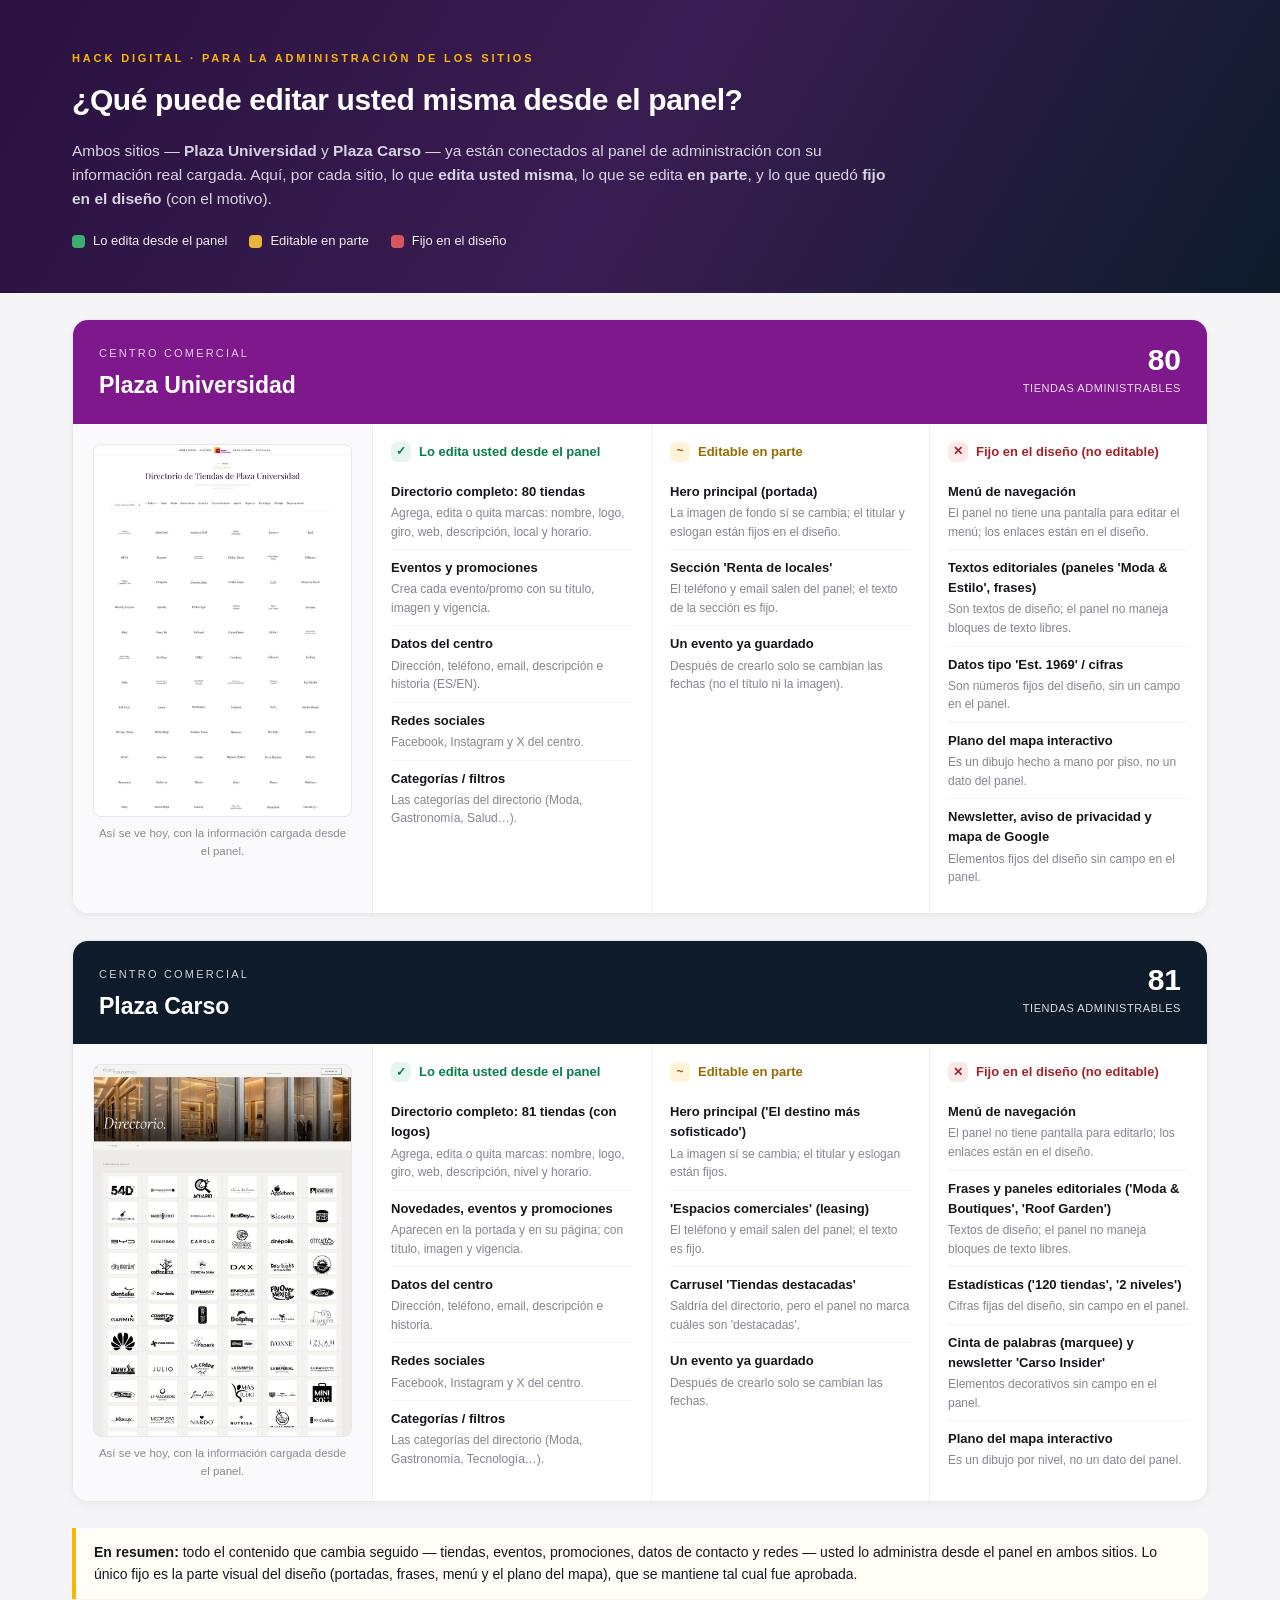
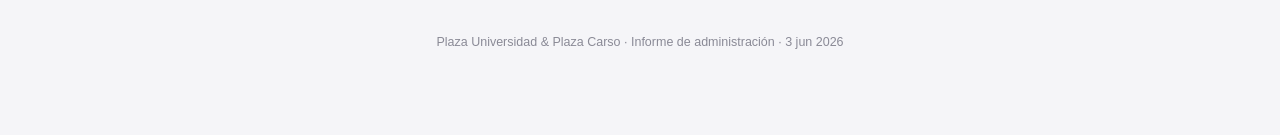
<file: informe.html>
<!DOCTYPE html><html lang="es"><head><meta charset="utf-8">
<meta name="viewport" content="width=device-width, initial-scale=1">
<title>Qué se puede administrar — Plaza Universidad y Plaza Carso</title>
<style>
*{box-sizing:border-box}
body{margin:0;font-family:-apple-system,BlinkMacSystemFont,"Segoe UI",Roboto,Helvetica,Arial,sans-serif;color:#16161d;background:#f5f5f8;line-height:1.55}
.wrap{max-width:1180px;margin:0 auto;padding:0 22px 70px}
header.top{background:linear-gradient(120deg,#2a1140,#3a1d52 50%,#0d1b2a);color:#fff;padding:50px 0 42px}
header.top .wrap{padding-bottom:0}
.kick{letter-spacing:.26em;text-transform:uppercase;font-size:11px;color:#fab700;font-weight:700}
h1{font-size:30px;margin:10px 0 8px;font-weight:800;letter-spacing:-.4px}
.intro{color:#d8d3e4;max-width:820px;font-size:15.5px}
.legend{display:flex;gap:22px;flex-wrap:wrap;margin-top:20px;font-size:13px}
.legend span{display:inline-flex;align-items:center;gap:8px;color:#eee}
.dot{width:13px;height:13px;border-radius:4px;display:inline-block}
.web{background:#fff;border:1px solid #e7e7ee;border-radius:16px;margin-top:26px;overflow:hidden;box-shadow:0 2px 8px rgba(20,10,40,.05)}
.web-head{display:flex;justify-content:space-between;align-items:center;padding:20px 26px;background:var(--c);color:#fff}
.web-kick{font-size:11px;letter-spacing:.2em;text-transform:uppercase;opacity:.8}
.web-head h2{margin:3px 0 0;font-size:23px;font-weight:800}
.web-stat{text-align:right} .web-stat b{font-size:30px;font-weight:800;display:block;line-height:1} .web-stat small{font-size:11px;opacity:.85;text-transform:uppercase;letter-spacing:.05em}
.web-body{display:grid;grid-template-columns:300px 1fr;gap:0}
@media(max-width:880px){.web-body{grid-template-columns:1fr}}
.shot{padding:20px;border-right:1px solid #eee;background:#fafafc}
.shot img{width:100%;border:1px solid #e6e6ee;border-radius:8px;display:block}
.shot .cap{display:block;font-size:11.5px;color:#8a8a96;margin-top:8px;text-align:center}
.cols{display:grid;grid-template-columns:1fr 1fr 1fr;gap:0}
@media(max-width:760px){.cols{grid-template-columns:1fr}}
.col{padding:18px 18px}
.col+.col{border-left:1px solid #f0f0f5}
@media(max-width:760px){.col+.col{border-left:0;border-top:1px solid #f0f0f5}}
.col h3{font-size:13px;margin:0 0 12px;display:flex;align-items:center;gap:8px;font-weight:800}
.col h3 i{width:20px;height:20px;border-radius:6px;display:grid;place-items:center;font-style:normal;font-size:12px}
.col.ok h3 i{background:#e6f6ee;color:#0a7d4d} .col.warn h3 i{background:#fff4d9;color:#9a6b00} .col.no h3 i{background:#fce8e9;color:#a3232a}
.col.ok h3{color:#0a7d4d} .col.warn h3{color:#9a6b00} .col.no h3{color:#a3232a}
ul{list-style:none;margin:0;padding:0}
li{padding:8px 0;border-bottom:1px solid #f3f3f7;font-size:13px}
li:last-child{border-bottom:0}
li b{font-weight:650;display:block}
.why{display:block;color:#85858f;font-size:12px;margin-top:2px}
.foot{color:#8a8a96;font-size:12.5px;margin-top:34px;text-align:center}
.note{background:#fffdf5;border-left:4px solid #fab700;padding:14px 18px;border-radius:0 10px 10px 0;margin-top:26px;font-size:14px}
</style></head>
<body>
<header class="top"><div class="wrap">
  <div class="kick">Hack Digital · para la administración de los sitios</div>
  <h1>¿Qué puede editar usted misma desde el panel?</h1>
  <p class="intro">Ambos sitios — <b>Plaza Universidad</b> y <b>Plaza Carso</b> — ya están conectados al panel de administración con su información real cargada. Aquí, por cada sitio, lo que <b>edita usted misma</b>, lo que se edita <b>en parte</b>, y lo que quedó <b>fijo en el diseño</b> (con el motivo).</p>
  <div class="legend">
    <span><span class="dot" style="background:#39b06f"></span> Lo edita desde el panel</span>
    <span><span class="dot" style="background:#e8b53a"></span> Editable en parte</span>
    <span><span class="dot" style="background:#d9555c"></span> Fijo en el diseño</span>
  </div>
</div></header>
<div class="wrap">
  
  <section class="web">
    <div class="web-head" style="--c:#7f188c">
      <div><span class="web-kick">Centro comercial</span><h2>Plaza Universidad</h2></div>
      <div class="web-stat"><b>80</b><small>tiendas administrables</small></div>
    </div>
    <div class="web-body">
      <div class="shot"><img src="[data-uri]" alt="Plaza Universidad en vivo"><span class="cap">Así se ve hoy, con la información cargada desde el panel.</span></div>
      <div class="cols">
        <div class="col ok"><h3><i>✓</i> Lo edita usted desde el panel</h3><ul><li><b>Directorio completo: 80 tiendas</b><span class="why">Agrega, edita o quita marcas: nombre, logo, giro, web, descripción, local y horario.</span></li><li><b>Eventos y promociones</b><span class="why">Crea cada evento/promo con su título, imagen y vigencia.</span></li><li><b>Datos del centro</b><span class="why">Dirección, teléfono, email, descripción e historia (ES/EN).</span></li><li><b>Redes sociales</b><span class="why">Facebook, Instagram y X del centro.</span></li><li><b>Categorías / filtros</b><span class="why">Las categorías del directorio (Moda, Gastronomía, Salud…).</span></li></ul></div>
        <div class="col warn"><h3><i>~</i> Editable en parte</h3><ul><li><b>Hero principal (portada)</b><span class="why">La imagen de fondo sí se cambia; el titular y eslogan están fijos en el diseño.</span></li><li><b>Sección 'Renta de locales'</b><span class="why">El teléfono y email salen del panel; el texto de la sección es fijo.</span></li><li><b>Un evento ya guardado</b><span class="why">Después de crearlo solo se cambian las fechas (no el título ni la imagen).</span></li></ul></div>
        <div class="col no"><h3><i>✕</i> Fijo en el diseño (no editable)</h3><ul><li><b>Menú de navegación</b><span class="why">El panel no tiene una pantalla para editar el menú; los enlaces están en el diseño.</span></li><li><b>Textos editoriales (paneles 'Moda & Estilo', frases)</b><span class="why">Son textos de diseño; el panel no maneja bloques de texto libres.</span></li><li><b>Datos tipo 'Est. 1969' / cifras</b><span class="why">Son números fijos del diseño, sin un campo en el panel.</span></li><li><b>Plano del mapa interactivo</b><span class="why">Es un dibujo hecho a mano por piso, no un dato del panel.</span></li><li><b>Newsletter, aviso de privacidad y mapa de Google</b><span class="why">Elementos fijos del diseño sin campo en el panel.</span></li></ul></div>
      </div>
    </div>
  </section>
  
  <section class="web">
    <div class="web-head" style="--c:#0d1b2a">
      <div><span class="web-kick">Centro comercial</span><h2>Plaza Carso</h2></div>
      <div class="web-stat"><b>81</b><small>tiendas administrables</small></div>
    </div>
    <div class="web-body">
      <div class="shot"><img src="[data-uri]" alt="Plaza Carso en vivo"><span class="cap">Así se ve hoy, con la información cargada desde el panel.</span></div>
      <div class="cols">
        <div class="col ok"><h3><i>✓</i> Lo edita usted desde el panel</h3><ul><li><b>Directorio completo: 81 tiendas (con logos)</b><span class="why">Agrega, edita o quita marcas: nombre, logo, giro, web, descripción, nivel y horario.</span></li><li><b>Novedades, eventos y promociones</b><span class="why">Aparecen en la portada y en su página; con título, imagen y vigencia.</span></li><li><b>Datos del centro</b><span class="why">Dirección, teléfono, email, descripción e historia.</span></li><li><b>Redes sociales</b><span class="why">Facebook, Instagram y X del centro.</span></li><li><b>Categorías / filtros</b><span class="why">Las categorías del directorio (Moda, Gastronomía, Tecnología…).</span></li></ul></div>
        <div class="col warn"><h3><i>~</i> Editable en parte</h3><ul><li><b>Hero principal ('El destino más sofisticado')</b><span class="why">La imagen sí se cambia; el titular y eslogan están fijos.</span></li><li><b>'Espacios comerciales' (leasing)</b><span class="why">El teléfono y email salen del panel; el texto es fijo.</span></li><li><b>Carrusel 'Tiendas destacadas'</b><span class="why">Saldría del directorio, pero el panel no marca cuáles son 'destacadas'.</span></li><li><b>Un evento ya guardado</b><span class="why">Después de crearlo solo se cambian las fechas.</span></li></ul></div>
        <div class="col no"><h3><i>✕</i> Fijo en el diseño (no editable)</h3><ul><li><b>Menú de navegación</b><span class="why">El panel no tiene pantalla para editarlo; los enlaces están en el diseño.</span></li><li><b>Frases y paneles editoriales ('Moda & Boutiques', 'Roof Garden')</b><span class="why">Textos de diseño; el panel no maneja bloques de texto libres.</span></li><li><b>Estadísticas ('120 tiendas', '2 niveles')</b><span class="why">Cifras fijas del diseño, sin campo en el panel.</span></li><li><b>Cinta de palabras (marquee) y newsletter 'Carso Insider'</b><span class="why">Elementos decorativos sin campo en el panel.</span></li><li><b>Plano del mapa interactivo</b><span class="why">Es un dibujo por nivel, no un dato del panel.</span></li></ul></div>
      </div>
    </div>
  </section>
  <div class="note"><b>En resumen:</b> todo el contenido que cambia seguido — tiendas, eventos, promociones, datos de contacto y redes — usted lo administra desde el panel en ambos sitios. Lo único fijo es la parte visual del diseño (portadas, frases, menú y el plano del mapa), que se mantiene tal cual fue aprobada.</div>
  <p class="foot">Plaza Universidad &amp; Plaza Carso · Informe de administración · 3 jun 2026</p>
</div></body></html>
</file>
<file: css/carso.css>
/* ── CARSO SHARED DESIGN SYSTEM ── */
:root{
  --ink:#0A0909;--warm-white:#F6F4F0;--smoke:#EEEBE5;
  --silver:#C2BBB2;--grey:#857F78;--mid:#3A3632;
  --serif:'Cormorant Garamond',serif;--sans:'Outfit',sans-serif;
}
*,*::before,*::after{box-sizing:border-box;margin:0;padding:0;}
body {font-family:var(--sans);background:var(--warm-white);color:var(--ink);overflow-x:hidden;}
a,button{cursor:pointer;}
a{text-decoration:none;color:inherit;}img{display:block;max-width:100%;}
/* (Cursor personalizado removido a petición del cliente — jul 2026) */
nav#nav{position:fixed;top:0;left:0;width:100%;z-index:800;padding:0 48px;height:84px;display:flex;align-items:center;justify-content:space-between;transition:background .5s,box-shadow .5s,height .4s;}
nav#nav.s{background:rgba(245,243,239,.96);backdrop-filter:blur(18px);-webkit-backdrop-filter:blur(18px);box-shadow:0 1px 0 var(--smoke);height:74px;}
.nav-logo{font-family:var(--serif);font-size:20px;font-weight:300;letter-spacing:.1em;color:var(--ink);}
.nav-logo em{font-style:italic;}
/* Logo: en páginas internas se muestra siempre tenue, sin animación. El efecto color→tenue solo va en el home. Tenue suave (gris oscuro, cambio sutil respecto al negro). */
.nav-logo img{filter:brightness(0) invert(.3);}
.nav-links{display:flex;align-items:center;gap:36px;}
.nav-links a{font-family:var(--sans);font-size:13px;font-weight:400;letter-spacing:.2em;text-transform:uppercase;color:var(--mid);padding-bottom:2px;position:relative;transition:color .25s;}
.nav-links a::after{content:'';position:absolute;bottom:0;left:0;height:1px;width:0;background:var(--ink);transition:width .3s;}
.nav-links a:hover,.nav-links a.act{color:var(--ink);}
.nav-links a:hover::after,.nav-links a.act::after{width:100%;}
/* Contacto link — same style as other nav links, no button/border */
.nav-ham{display:none;flex-direction:column;gap:5px;cursor:pointer;background:none;border:none;padding:4px;}
.nav-ham span{display:block;width:22px;height:1px;background:var(--ink);transition:all .35s;}
#mob-nav{position:fixed;inset:0;background:var(--ink);z-index:700;display:flex;flex-direction:column;align-items:center;justify-content:center;opacity:0;pointer-events:none;transition:opacity .45s;}
#mob-nav.open{opacity:1;pointer-events:all;}
#mob-nav a{font-family:var(--serif);font-style:italic;font-size:clamp(36px,8vw,68px);color:var(--warm-white);display:block;margin:8px 0;opacity:.75;transition:opacity .2s;text-align:center;}
.mob-close{position:absolute!important;top:18px!important;right:20px!important;background:none!important;border:none!important;cursor:pointer!important;width:52px!important;height:52px!important;z-index:9999!important;opacity:1!important;display:flex!important;align-items:center!important;justify-content:center!important;padding:0!important;margin:0!important;}
.mob-close::before,.mob-close::after{content:''!important;position:absolute!important;top:50%!important;left:50%!important;width:28px!important;height:3px!important;background:#ffffff!important;border-radius:2px!important;display:block!important;}
.mob-close::before{transform:translate(-50%,-50%) rotate(45deg)!important;}
.mob-close::after{transform:translate(-50%,-50%) rotate(-45deg)!important;}
/* PAGE HERO */
.page-hero{margin-top:84px;position:relative;min-height:400px;display:flex;align-items:flex-end;overflow:hidden;}
.page-hero-img{position:absolute;inset:0;background-size:cover;background-position:center;transform:scale(1.04);}
.page-hero::after{content:'';position:absolute;inset:0;background:linear-gradient(to top,rgba(10,9,9,.7) 0%,rgba(10,9,9,.15) 60%,transparent 100%);}
.page-hero-content{position:relative;z-index:2;padding:48px 52px;width:100%;}
.page-kicker{font-family:var(--sans);font-size:13px;font-weight:500;letter-spacing:.42em;text-transform:uppercase;color:rgba(194,187,178,.8);margin-bottom:12px;display:block;}
.page-h1{font-family:var(--serif);font-style:italic;font-size:clamp(52px,8vw,96px);font-weight:300;color:var(--warm-white);line-height:.92;}
.page-sub{font-family:var(--sans);font-size:14px;font-weight:300;color:rgba(246,244,240,.6);margin-top:16px;max-width:480px;line-height:1.8;}
/* SHARED BTNS */
.btn-primary{font-family:var(--sans);font-size:13px;font-weight:500;letter-spacing:.25em;text-transform:uppercase;background:var(--ink);color:var(--warm-white);padding:15px 34px;border:none;cursor:pointer;display:inline-block;transition:background .25s;}
.btn-primary:hover{background:var(--mid);}
.btn-ghost{font-family:var(--sans);font-size:13px;font-weight:400;letter-spacing:.25em;text-transform:uppercase;border:1px solid rgba(10,9,9,.35);color:var(--ink);padding:15px 34px;display:inline-block;cursor:pointer;transition:border-color .25s,background .25s;}
.btn-ghost:hover{border-color:var(--ink);background:rgba(10,9,9,.05);}
.link-arrow{font-family:var(--sans);font-size:13px;font-weight:500;letter-spacing:.25em;text-transform:uppercase;color:var(--ink);display:inline-flex;align-items:center;gap:10px;border-bottom:1px solid var(--ink);padding-bottom:3px;transition:gap .3s,opacity .2s;}
.link-arrow:hover{gap:18px;opacity:.6;}
.section-label{font-family:var(--sans);font-size:13px;font-weight:500;letter-spacing:.42em;text-transform:uppercase;color:var(--grey);display:flex;align-items:center;gap:12px;margin-bottom:16px;}
.section-label::before{content:'';display:block;width:20px;height:1px;background:var(--grey);}
/* FOOTER */
footer{background:var(--ink);padding:80px 52px 36px;position:relative;overflow:hidden;}
.footer-bg-text{position:absolute;bottom:-40px;left:-10px;font-family:var(--serif);font-size:clamp(120px,20vw,240px);font-weight:300;color:rgba(255,255,255,.03);line-height:1;pointer-events:none;white-space:nowrap;user-select:none;}
.footer-top{display:grid;grid-template-columns:2fr 1fr;gap:48px;padding-bottom:48px;border-bottom:1px solid rgba(255,255,255,.06);position:relative;z-index:1;}
.footer-brand-name{font-family:var(--serif);font-size:20px;font-weight:300;color:var(--warm-white);margin-bottom:16px;}
.footer-brand-name span{font-style:italic;}
.footer-brand-desc{font-family:var(--sans);font-size:13px;font-weight:300;color:var(--grey);line-height:1.9;max-width:260px;}
.footer-col h4{font-family:var(--sans);font-size:14px;font-weight:500;letter-spacing:.35em;text-transform:uppercase;color:var(--grey);margin-bottom:24px;opacity:.7;}
.footer-col ul{list-style:none;}
.footer-col ul li{margin-bottom:12px;}
.footer-col ul li a,.footer-col address{font-family:var(--sans);font-size:13px;font-weight:300;color:rgba(255,255,255,.35);font-style:normal;transition:color .2s;line-height:2;}
.footer-col ul li a:hover{color:rgba(255,255,255,.8);}
.footer-bottom{display:flex;justify-content:flex-end;align-items:center;padding-top:28px;position:relative;z-index:1;} /* sin leyenda de copyright (cliente, 7-sep-2026): sólo las redes, a la derecha */
.footer-socials{display:flex;gap:18px;}
.footer-socials a{width:30px;height:30px;border:1px solid rgba(255,255,255,.12);display:flex;align-items:center;justify-content:center;color:rgba(255,255,255,.3);font-size:14px;transition:border-color .2s,color .2s;}
.footer-socials a:hover{border-color:rgba(255,255,255,.5);color:rgba(255,255,255,.8);}
.modal-fade{display:none;}
@media(max-width:1024px){.footer-top{grid-template-columns:1fr 1fr;}}
@media(max-width:768px){
  nav#nav{padding:0 20px;height:72px;}
  nav#nav.s{height:66px;}
  .nav-links{display:none;}
  .nav-ham{display:flex;min-width:44px;min-height:44px;align-items:center;justify-content:center;}
  .page-hero{margin-top:72px;min-height:280px;}
  .page-hero-content{padding:32px 20px;}
  .page-hero-content,.footer-top{padding-left:20px;padding-right:20px;}
  footer{padding:60px 20px 28px;}
  .footer-top{grid-template-columns:1fr;gap:28px;}
  .footer-bottom{flex-direction:column;gap:16px;text-align:center;}
  .footer-bg-text{display:none;}
  #mob-nav a{padding:8px 0;}
  /* Espacios section mobile */
  .espacios-section{padding:48px 20px;}
  .espacios-inner{flex-direction:column;align-items:flex-start;}
}


/* Espacios section — Globalized */
.espacios-section { background: var(--ink); padding: 80px 52px; border-bottom: 1px solid rgba(255,255,255,0.08); }
.espacios-inner { max-width: 1200px; margin: 0 auto; display: flex; justify-content: space-between; align-items: center; gap: 40px; flex-wrap: wrap; }
.espac-text h3 { font-family: var(--serif); font-style: italic; font-size: clamp(30px, 3.5vw, 46px); font-weight: 300; color: var(--warm-white); }
.espac-text p { font-family: var(--sans); font-size: 13px; font-weight: 300; color: var(--grey); margin-top: 10px; line-height: 1.8; max-width: 400px; }
.espac-contacts { display: flex; flex-direction: column; gap: 16px; flex-shrink: 0; }
.espac-link { display: flex; align-items: center; gap: 10px; font-family: var(--sans); font-size: 12px; font-weight: 400; letter-spacing: .1em; color: var(--silver); transition: color .2s; }
.espac-link:hover { color: var(--warm-white); }
.espac-link-ico { width: 28px; height: 28px; border: 1px solid rgba(255,255,255,.12); display: flex; align-items: center; justify-content: center; flex-shrink: 0; }

/* ── ACCESSIBILITY ── */
:focus-visible { outline: 2px solid var(--ink); outline-offset: 3px; }
footer :focus-visible { outline-color: var(--warm-white); }
.espacios-section :focus-visible, #mob-menu :focus-visible { outline-color: var(--warm-white); }

/* ── SKIP TO CONTENT ── */
.skip-link { position: absolute; top: -100%; left: 16px; z-index: 9999; background: var(--ink); color: var(--warm-white); padding: 12px 24px; font-family: var(--sans); font-size: 14px; font-weight: 500; letter-spacing: .1em; text-transform: uppercase; transition: top .2s; }
.skip-link:focus { top: 16px; }

/* ── REDUCED MOTION ── */
@media(prefers-reduced-motion:reduce) {
  *, *::before, *::after {
    animation-duration: .01ms !important;
    animation-iteration-count: 1 !important;
    transition-duration: .01ms !important;
    scroll-behavior: auto !important;
  }
}

/* ── MOBILE GLOBAL FIXES ── */
@media(max-width:768px) {
  /* Fix cursor:none that breaks tapping on mobile */
  *, *::before, *::after { cursor: auto !important; }
  a, button, input, select, textarea, [role="button"] { cursor: pointer !important; }
  /* Remove tap highlight flash */
  a, button, input, select, textarea { -webkit-tap-highlight-color: rgba(0,0,0,0.05); }
  /* Minimum tap target sizes */
  a, button { min-height: 44px; }
  /* Prevent horizontal overflow */
  html, body { overflow-x: hidden; }
}

/* RENTA DE LOCALES — sutil y solo en contacto (petición del cliente 26-ago-2026) */
.renta-section{padding:0 52px 100px;background:var(--smoke);}
.renta-inner{max-width:1200px;margin:0 auto;background:var(--warm-white);border:1px solid var(--silver);padding:56px 52px;}
.renta-h2{font-family:var(--serif);font-style:italic;font-size:clamp(26px,3vw,38px);font-weight:300;color:var(--ink);line-height:1.1;margin-bottom:36px;}
.renta-contacts{display:grid;grid-template-columns:repeat(auto-fit,minmax(230px,1fr));gap:12px;margin-bottom:40px;}
.renta-chip{display:flex;align-items:center;gap:14px;background:#fff;border:1px solid var(--smoke);padding:14px 18px;transition:border-color .2s;}
.renta-chip:hover{border-color:var(--silver);}
.renta-chip svg{flex-shrink:0;color:var(--grey);}
.rc-lab{font-family:var(--sans);font-size:10px;font-weight:500;letter-spacing:.26em;text-transform:uppercase;color:var(--grey);display:block;margin-bottom:4px;}
.rc-val{font-family:var(--sans);font-size:14px;font-weight:300;color:var(--ink);word-break:break-word;}
.renta-form{border-top:1px solid var(--silver);padding-top:40px;}
.renta-cierre{margin-top:32px;font-family:var(--sans);font-size:12px;font-weight:300;letter-spacing:.18em;text-transform:uppercase;color:var(--grey);}
@media(max-width:768px){.renta-section{padding:0 20px 60px;}.renta-inner{padding:28px 20px;}}
</file>
